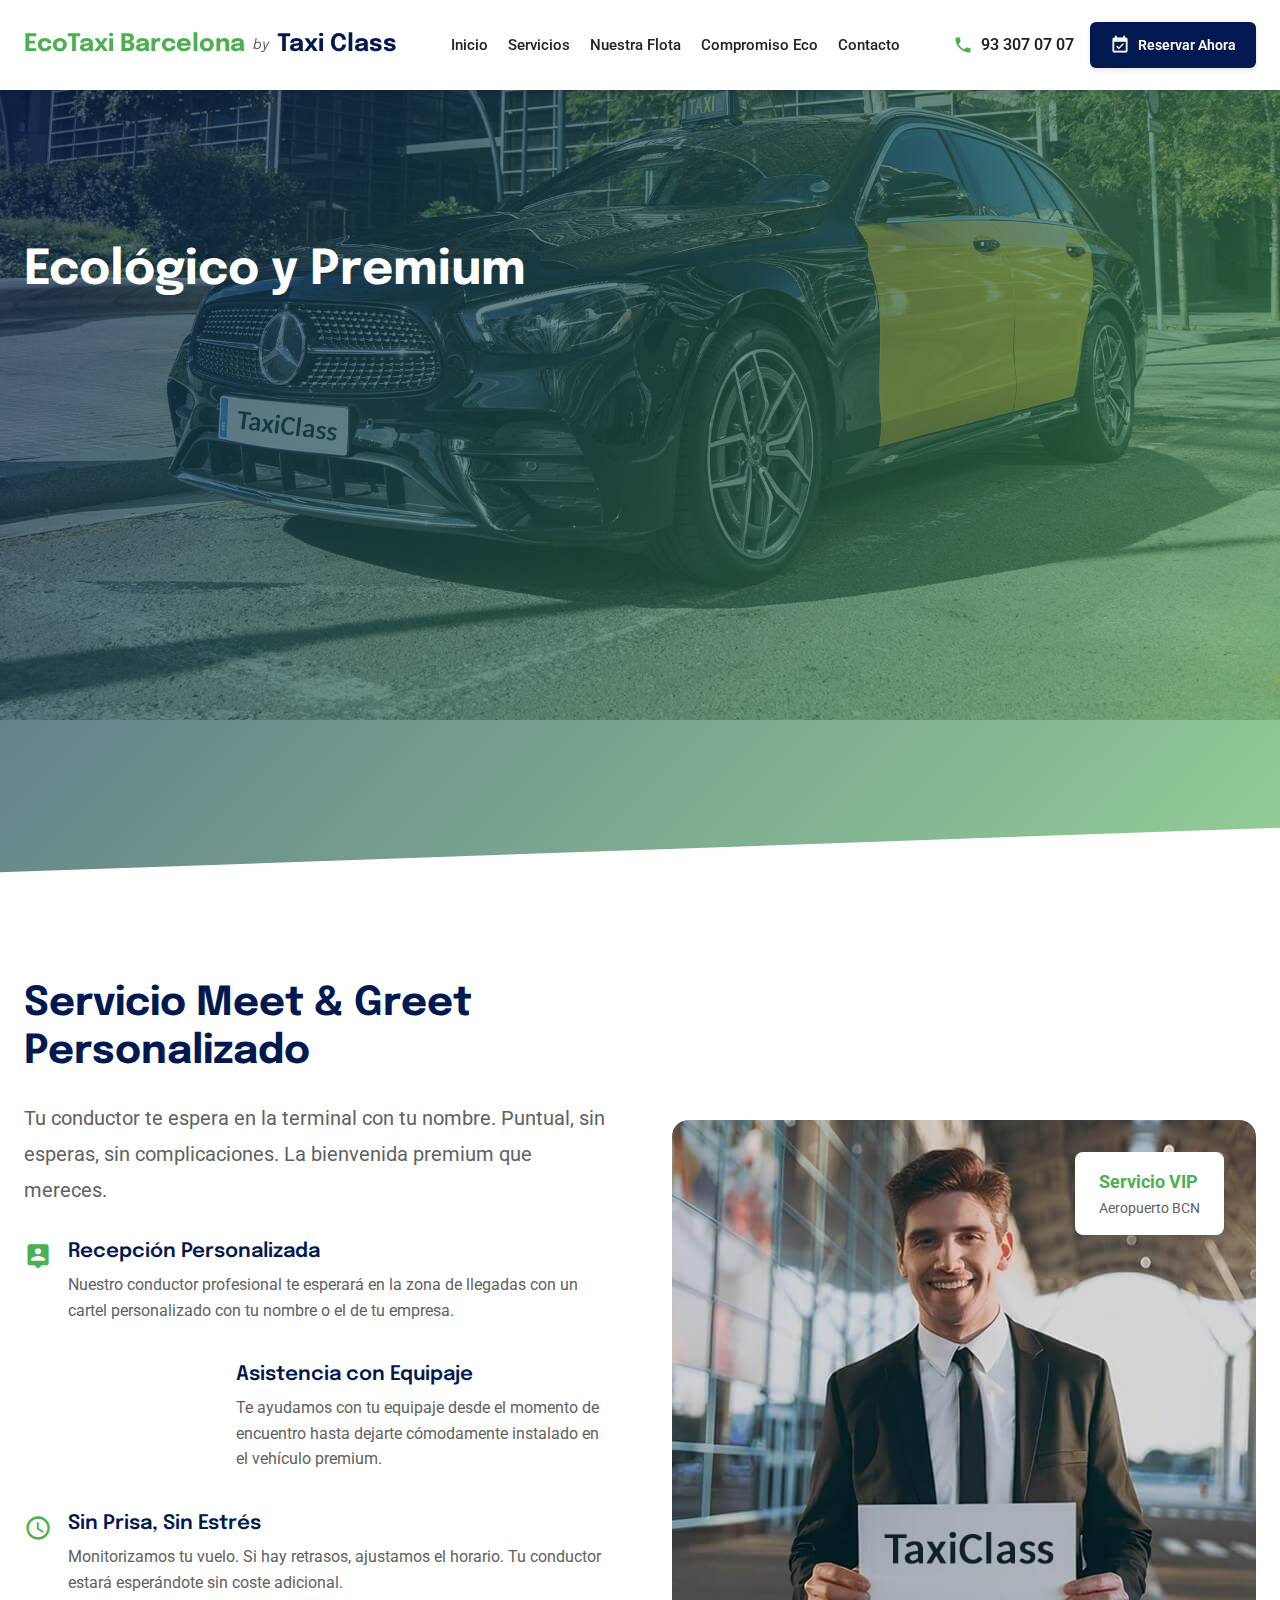
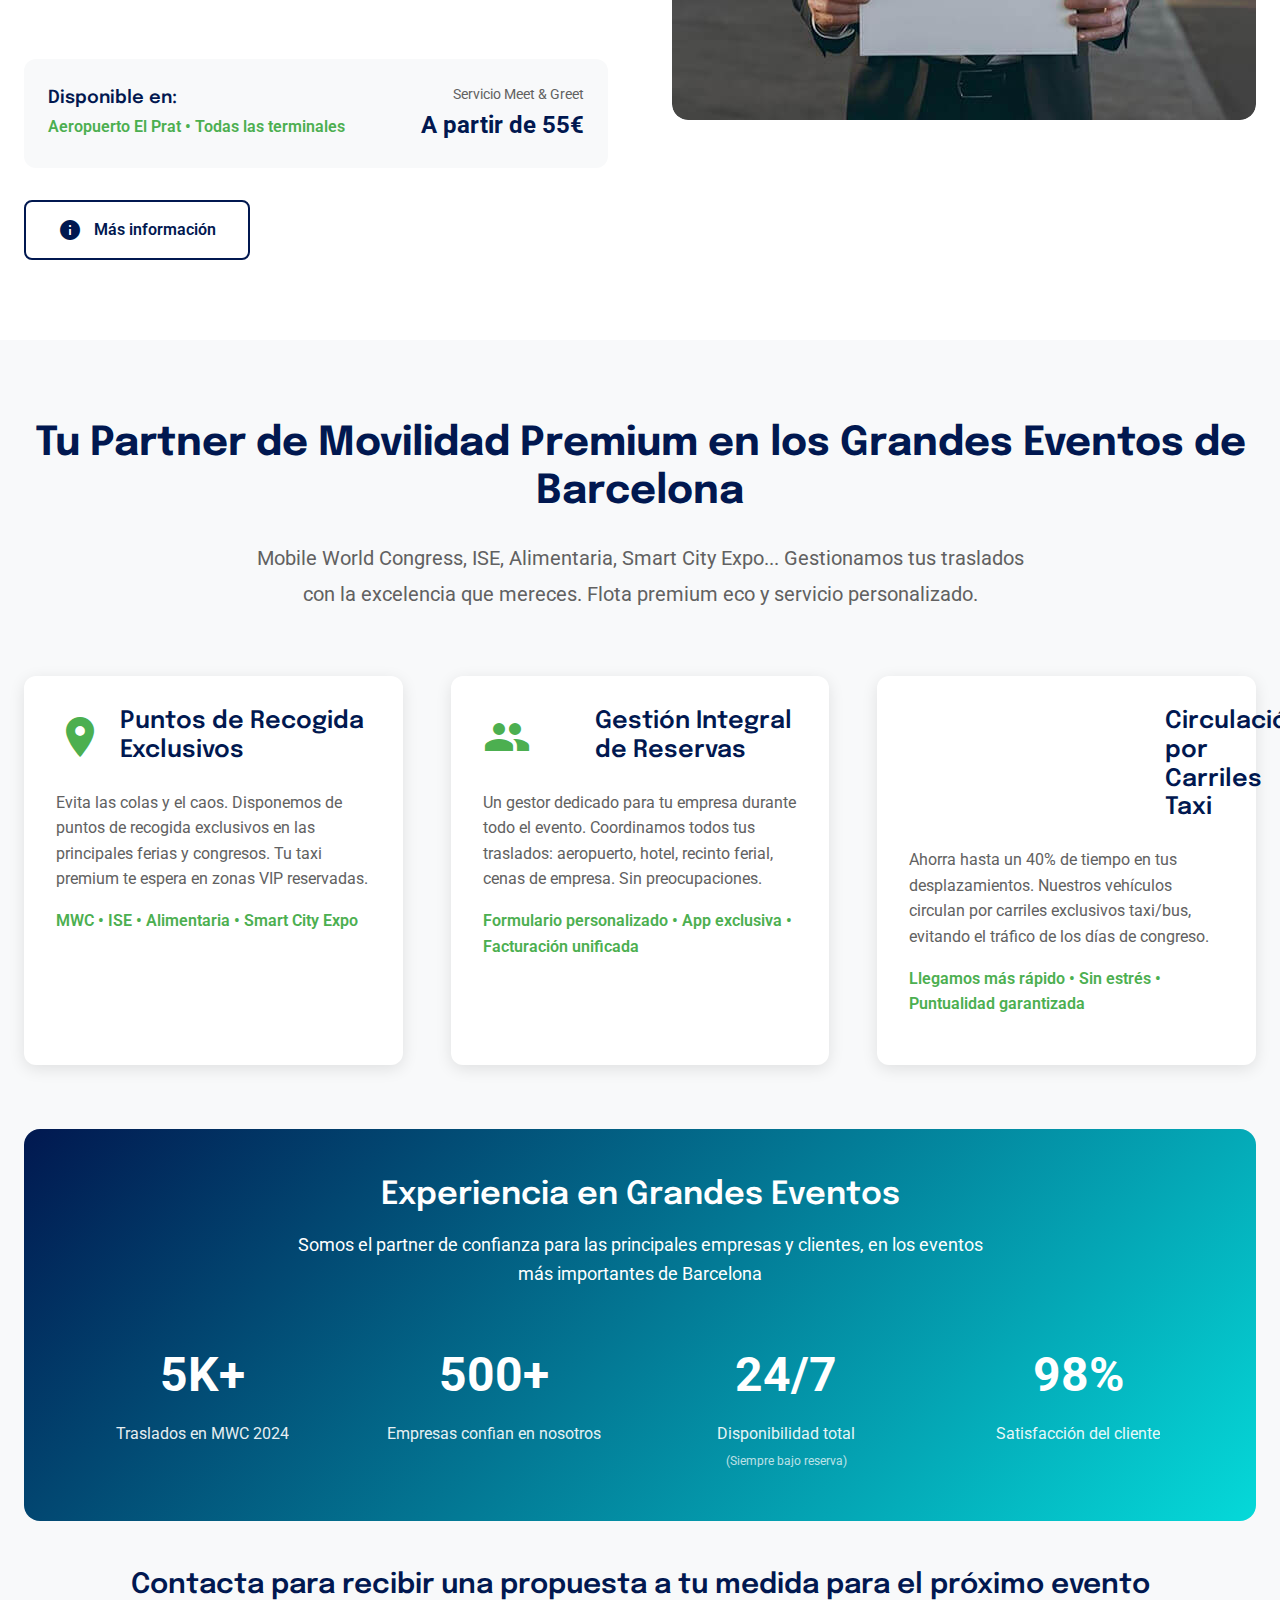
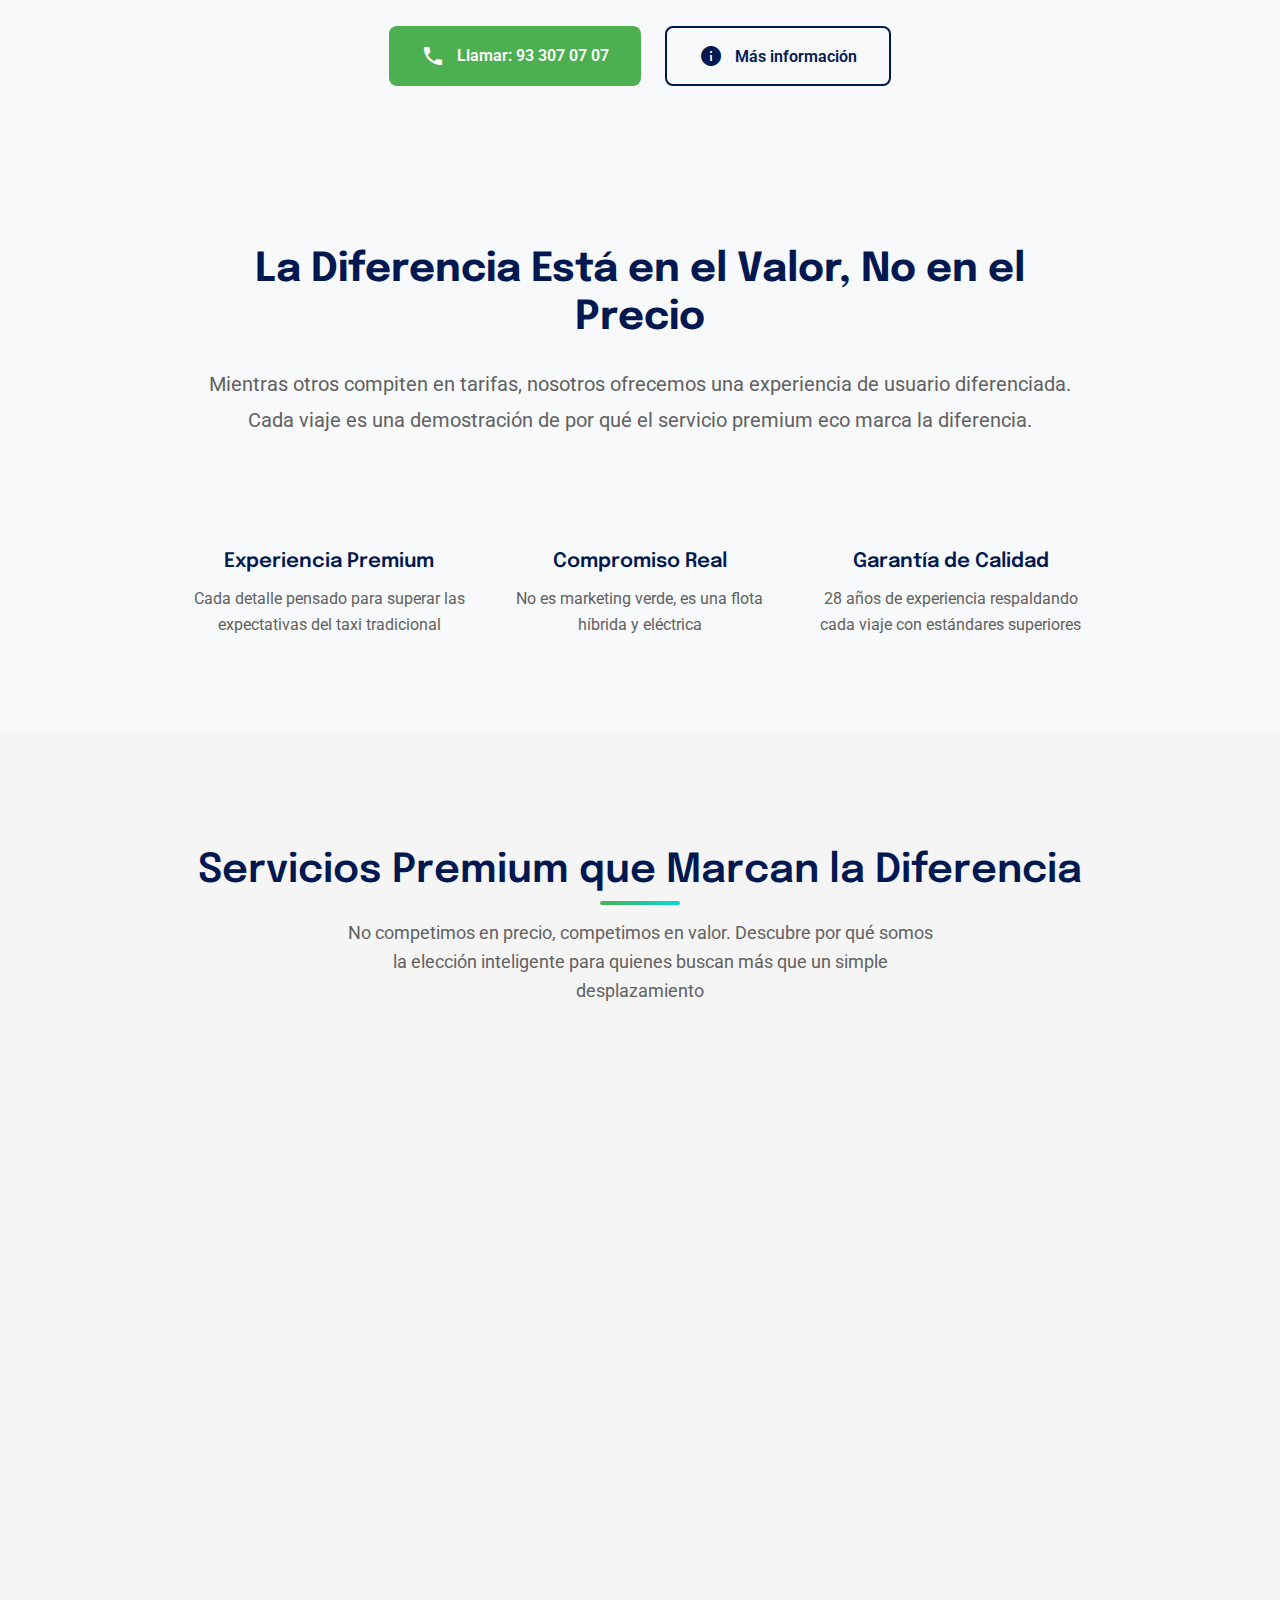
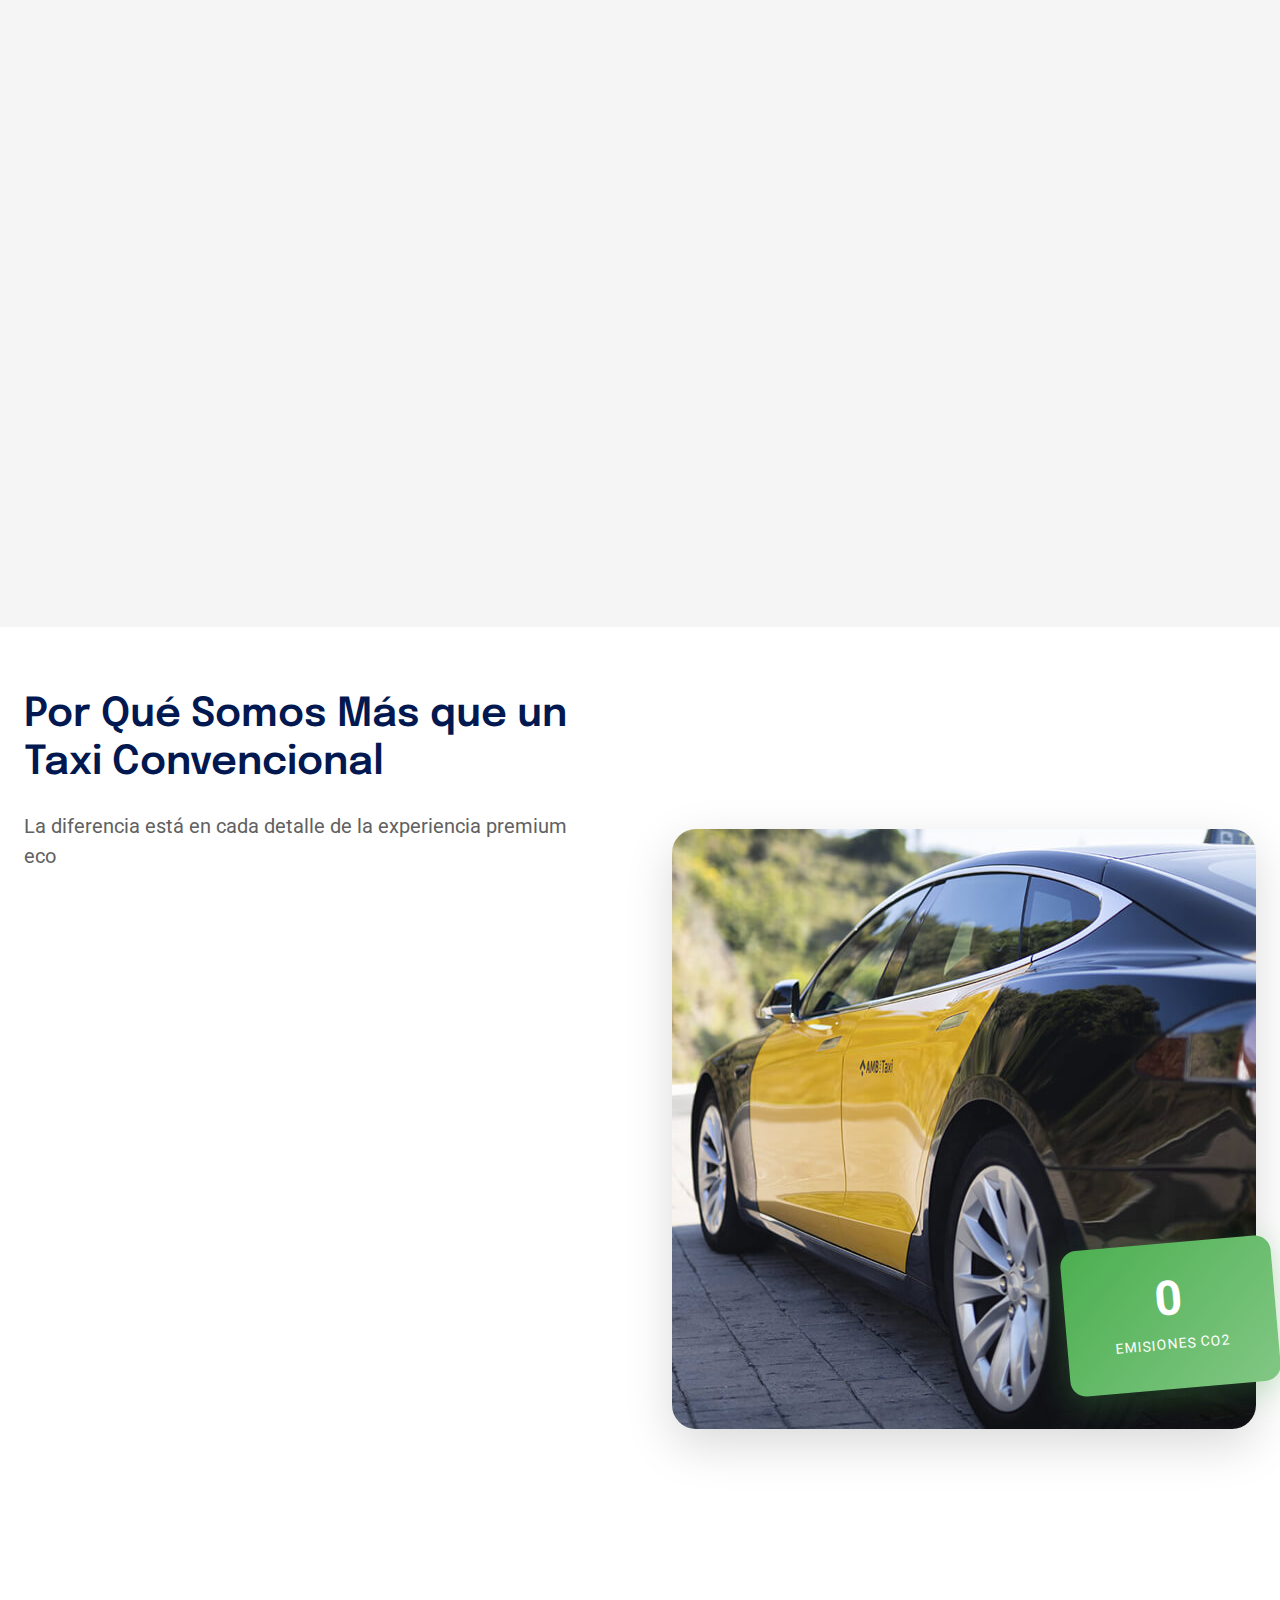
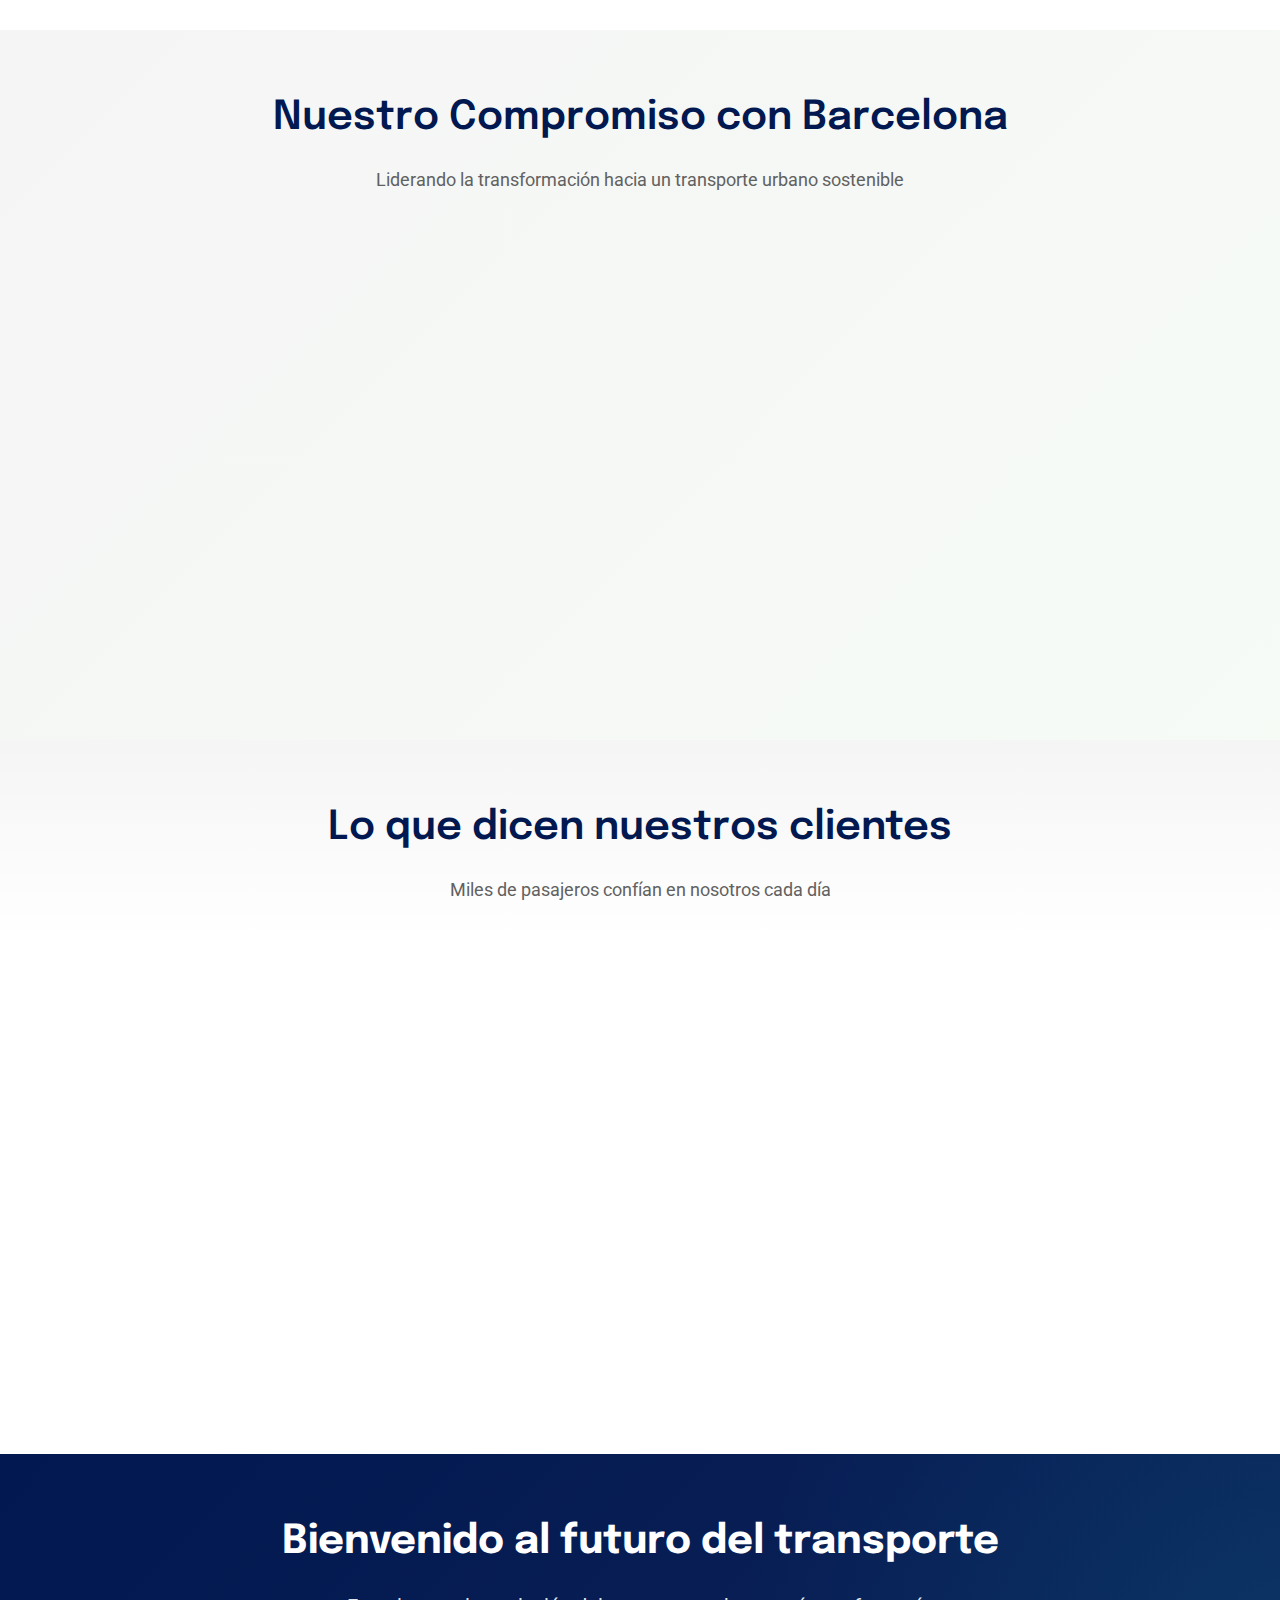
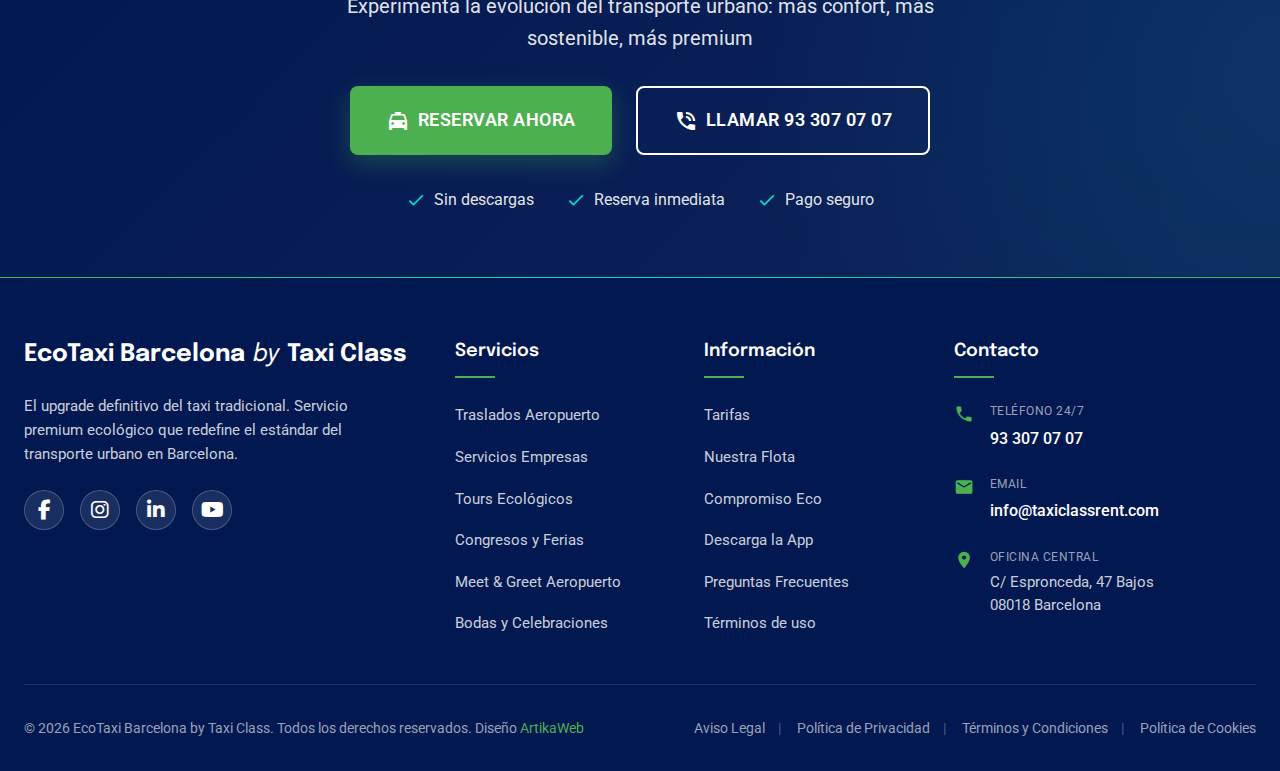
<file: index.html>
<!DOCTYPE html>
<html lang="es">

<head>
    <meta charset="UTF-8">
    <!-- Google Tag Manager -->
    <script>(function (w, d, s, l, i) {
            w[l] = w[l] || []; w[l].push({
                'gtm.start':
                    new Date().getTime(), event: 'gtm.js'
            }); var f = d.getElementsByTagName(s)[0],
                j = d.createElement(s), dl = l != 'dataLayer' ? '&l=' + l : ''; j.async = true; j.src =
                    'https://www.googletagmanager.com/gtm.js?id=' + i + dl; f.parentNode.insertBefore(j, f);
        })(window, document, 'script', 'dataLayer', 'GTM-PCQXRKN');</script>
    <!-- End Google Tag Manager -->
    <meta name="viewport" content="width=device-width, initial-scale=1.0">
    <title>EcoTaxi Barcelona by Taxi Class - Servicio Premium Ecológico 24/7</title>
    <meta name="description"
        content="Servicio de taxi ecológico premium en Barcelona. Flota de Mercedes y Tesla. Más de 24 años de experiencia. Traslados aeropuerto en 7 minutos. Reserva 24/7.">

    <!-- Favicon -->
    <link rel="icon" type="image/x-icon" href="images/favicon.ico">
    <link rel="shortcut icon" type="image/x-icon" href="images/favicon.ico">

    <!-- Material UI -->
    <link rel="stylesheet" href="https://fonts.googleapis.com/css?family=Roboto:300,400,500,700&display=swap" />
    <link rel="stylesheet" href="https://fonts.googleapis.com/icon?family=Material+Icons" />

    <!-- Font Awesome para iconos de redes sociales -->
    <link rel="stylesheet" href="https://cdnjs.cloudflare.com/ajax/libs/font-awesome/6.4.0/css/all.min.css">

    <!-- Fuentes adicionales -->
    <link rel="preconnect" href="https://fonts.googleapis.com">
    <link rel="preconnect" href="https://fonts.gstatic.com" crossorigin>
    <link
        href="https://fonts.googleapis.com/css2?family=Epilogue:wght@400;600;700&family=Inconsolata:wght@400;600&display=swap"
        rel="stylesheet">

    <!-- Estilos -->
    <link rel="stylesheet" href="css/base.css">
    <link rel="stylesheet" href="css/header.css">
    <link rel="stylesheet" href="css/hero.css">
    <link rel="stylesheet" href="css/services.css">
    <link rel="stylesheet" href="css/features.css">
    <link rel="stylesheet" href="css/testimonials.css">
    <link rel="stylesheet" href="css/footer.css">
    <link rel="stylesheet" href="css/responsive.css">
</head>

<body>
    <!-- Google Tag Manager (noscript) -->
    <noscript><iframe src="https://www.googletagmanager.com/ns.html?id=GTM-PCQXRKN" height="0" width="0"
            style="display:none;visibility:hidden"></iframe></noscript>
    <!-- End Google Tag Manager (noscript) -->

    <!-- Header -->
    <header class="main-header">
        <div class="header-container">
            <div class="logo-section">
                <h1 class="logo-text">
                    <span class="eco-text">EcoTaxi Barcelona</span>
                    <span class="by-text">by</span>
                    <span class="taxiclass-text">Taxi Class</span>
                </h1>
            </div>

            <nav class="main-nav">
                <ul class="nav-list">
                    <li><a href="#inicio">Inicio</a></li>
                    <li><a href="#servicios">Servicios</a></li>
                    <li><a href="#flota">Nuestra Flota</a></li>
                    <li><a href="#compromiso">Compromiso Eco</a></li>
                    <li><a href="#contacto">Contacto</a></li>
                </ul>
            </nav>

            <div class="header-actions">
                <a href="tel:+34933070707" class="phone-number">
                    <i class="material-icons">phone</i>
                    <span>93 307 07 07</span>
                </a>
                <a href="https://taxiclassrent.com/reservas/" target="_blank" rel="noopener noreferrer"
                    class="reserve-btn">
                    <i class="material-icons">event_available</i>
                    Reservar Ahora
                </a>
            </div>

            <button class="mobile-menu-toggle">
                <i class="material-icons">menu</i>
            </button>
        </div>
    </header>

    <!-- Hero Section -->
    <section class="hero-section" id="inicio">
        <div class="hero-background">
            <img src="images/imatge_1.jpg" alt="Descripción de la imagen">
        </div>
        <div class="hero-content">
            <div class="hero-container">
                <div class="hero-text">
                    <h2 class="hero-title">
                        Ecológico y Premium
                    </h2>
                    <p class="hero-subtitle">
                        Más que un taxi, una experiencia de movilidad superior.
                        La evolución del transporte urbano con valores eco-premium
                    </p>
                    <div class="hero-features">
                        <div class="hero-feature">
                            <i class="material-icons">eco</i>
                            <span>100% Sostenible</span>
                        </div>
                        <div class="hero-feature">
                            <i class="material-icons">timer</i>
                            <span>Puntualidad Garantizada</span>
                        </div>
                        <div class="hero-feature">
                            <i class="material-icons">stars</i>
                            <span>Servicio Premium</span>
                        </div>
                    </div>
                    <div class="hero-actions">
                        <a href="https://taxiclassrent.com/reservas/" target="_blank" rel="noopener noreferrer"
                            class="primary-btn">
                            <i class="material-icons">local_taxi</i>
                            Reservar Taxi Eco
                        </a>
                        <a href="https://taxiclassrent.com/app-taxi-class/" target="_blank" rel="noopener noreferrer"
                            class="secondary-btn">
                            <i class="material-icons">download</i>
                            Descargar App
                        </a>
                    </div>
                </div>
                <div class="hero-stats">
                    <!-- <div class="stat-card">
                        <div class="stat-number">Flota</div>
                        <div class="stat-label">Vehículos Eco</div>
                    </div>
                    <div class="stat-card">
                        <div class="stat-number">Premium</div>
                        <div class="stat-label">Servicio Eco Exclusivo</div>
                    </div>
                    <div class="stat-card">
                        <div class="stat-number">24/7</div>
                        <div class="stat-label">Disponibilidad<br><span
                                style="font-size: 0.7em; font-weight: normal;">(Siempre bajo reserva)</span></div>
                    </div> -->
                </div>
            </div>
        </div>
    </section>

    <!-- Meet & Greet Section -->
    <section class="meet-greet-section" id="meet-greet" style="padding: 80px 0; background-color: #ffffff;">
        <div class="container">
            <div style="display: grid; grid-template-columns: 1fr 1fr; gap: 64px; align-items: center;">
                <div class="meet-greet-content">
                    <h2 style="font-size: 2.5rem; color: #011850; margin-bottom: 24px; font-weight: 700;">
                        Servicio Meet & Greet Personalizado
                    </h2>
                    <p style="font-size: 1.25rem; color: #616161; margin-bottom: 32px; line-height: 1.8;">
                        Tu conductor te espera en la terminal con tu nombre. Puntual, sin esperas, sin complicaciones.
                        La bienvenida premium que mereces.
                    </p>

                    <div style="margin-bottom: 48px;">
                        <div style="display: flex; align-items: start; gap: 16px; margin-bottom: 24px;">
                            <i class="material-icons"
                                style="color: #4CAF50; font-size: 28px; margin-top: 2px;">person_pin</i>
                            <div>
                                <h4 style="font-size: 1.25rem; color: #011850; margin-bottom: 8px;">Recepción
                                    Personalizada</h4>
                                <p style="color: #616161; line-height: 1.6;">
                                    Nuestro conductor profesional te esperará en la zona de llegadas con un cartel
                                    personalizado con tu nombre o el de tu empresa.
                                </p>
                            </div>
                        </div>

                        <div style="display: flex; align-items: start; gap: 16px; margin-bottom: 24px;">
                            <i class="material-icons"
                                style="color: #4CAF50; font-size: 28px; margin-top: 2px;">luggage</i>
                            <div>
                                <h4 style="font-size: 1.25rem; color: #011850; margin-bottom: 8px;">Asistencia con
                                    Equipaje</h4>
                                <p style="color: #616161; line-height: 1.6;">
                                    Te ayudamos con tu equipaje desde el momento de encuentro hasta dejarte
                                    cómodamente instalado en el vehículo premium.
                                </p>
                            </div>
                        </div>

                        <div style="display: flex; align-items: start; gap: 16px; margin-bottom: 24px;">
                            <i class="material-icons"
                                style="color: #4CAF50; font-size: 28px; margin-top: 2px;">schedule</i>
                            <div>
                                <h4 style="font-size: 1.25rem; color: #011850; margin-bottom: 8px;">Sin Prisa, Sin
                                    Estrés</h4>
                                <p style="color: #616161; line-height: 1.6;">
                                    Monitorizamos tu vuelo. Si hay retrasos, ajustamos el horario.
                                    Tu conductor estará esperándote sin coste adicional.
                                </p>
                            </div>
                        </div>
                    </div>

                    <div style="background: #f8f9fa; padding: 24px; border-radius: 12px; margin-bottom: 32px;">
                        <div
                            style="display: flex; justify-content: space-between; align-items: center; flex-wrap: wrap; gap: 16px;">
                            <div>
                                <h5 style="color: #011850; margin-bottom: 4px; font-size: 1.125rem;">Disponible en:</h5>
                                <p style="color: #4CAF50; font-weight: 600; margin: 0;">Aeropuerto El Prat • Todas las
                                    terminales</p>
                            </div>
                            <div style="text-align: right;">
                                <p style="color: #616161; margin: 0; font-size: 0.875rem;">Servicio Meet & Greet</p>
                                <p style="color: #011850; font-weight: 700; font-size: 1.5rem; margin: 0;">A partir de
                                    55€</p>
                            </div>
                        </div>
                    </div>

                    <div style="display: flex; gap: 16px; flex-wrap: wrap;">
                        <!-- <button onclick="window.open('https://taxiclassrent.com/reservas/', '_blank')"
                            style="display: inline-flex; align-items: center; gap: 12px; background: #4CAF50; color: white; padding: 16px 32px; border-radius: 8px; border: none; font-weight: 600; font-size: 1rem; cursor: pointer; transition: all 0.3s;">
                            <i class="material-icons">event_available</i>
                            Reservar Meet & Greet
                        </button> -->
                        <button onclick="window.open('https://taxiclassrent.com/contacto/', '_blank')"
                            style="display: inline-flex; align-items: center; gap: 12px; background: transparent; color: #011850; padding: 16px 32px; border-radius: 8px; border: 2px solid #011850; font-weight: 600; font-size: 1rem; cursor: pointer; transition: all 0.3s;">
                            <i class="material-icons">info</i>
                            Más información
                        </button>
                    </div>
                </div>

                <div class="meet-greet-image" style="position: relative;">
                    <!-- Placeholder para la imagen del conductor con cartel Meet & Greet -->
                    <div
                        style="background: #f8f9fa; border-radius: 16px; width: 100%; height: 600px; display: flex; align-items: center; justify-content: center; position: relative; overflow: hidden;">
                        <!-- Imagen real en formato portrait -->
                        <img src="images/meet-greet-conductor.jpg"
                            alt="Conductor profesional EcoTaxi Barcelona con cartel Meet & Greet"
                            style="width: 100%; height: 100%; object-fit: cover; border-radius: 16px;">
                    </div>

                    <!-- Badge flotante -->
                    <div
                        style="position: absolute; top: 32px; right: 32px; background: white; padding: 16px 24px; border-radius: 8px; box-shadow: 0 4px 16px rgba(0,0,0,0.1);">
                        <p style="margin: 0; color: #4CAF50; font-weight: 700; font-size: 1.125rem;">Servicio VIP</p>
                        <p style="margin: 0; color: #616161; font-size: 0.875rem;">Aeropuerto BCN</p>
                    </div>
                </div>
            </div>
        </div>
    </section>

    <!-- Congress Services Section -->
    <section class="congress-section"
        style="padding: 80px 0; background-color: #f8f9fa; position: relative; overflow: hidden;">
        <div class="container">
            <div class="congress-header" style="text-align: center; margin-bottom: 64px;">
                <h2 style="font-size: 2.5rem; color: #011850; margin-bottom: 24px; font-weight: 700;">
                    Tu Partner de Movilidad Premium en los Grandes Eventos de Barcelona
                </h2>
                <p style="font-size: 1.25rem; color: #616161; max-width: 800px; margin: 0 auto; line-height: 1.8;">
                    Mobile World Congress, ISE, Alimentaria, Smart City Expo... Gestionamos tus traslados
                    con la excelencia que mereces. Flota premium eco y servicio personalizado.
                </p>
            </div>

            <div
                style="display: grid; grid-template-columns: repeat(auto-fit, minmax(300px, 1fr)); gap: 48px; margin-bottom: 64px;">
                <div
                    style="background: white; padding: 32px; border-radius: 12px; box-shadow: 0 4px 16px rgba(0,0,0,0.1);">
                    <div style="display: flex; align-items: center; margin-bottom: 24px;">
                        <i class="material-icons"
                            style="font-size: 48px; color: #4CAF50; margin-right: 16px;">location_on</i>
                        <h3 style="font-size: 1.5rem; color: #011850; margin: 0;">Puntos de Recogida Exclusivos</h3>
                    </div>
                    <p style="color: #616161; line-height: 1.6; margin-bottom: 16px;">
                        Evita las colas y el caos. Disponemos de puntos de recogida exclusivos en las principales
                        ferias y congresos. Tu taxi premium te espera en zonas VIP reservadas.
                    </p>
                    <p style="color: #4CAF50; font-weight: 600;">MWC • ISE • Alimentaria • Smart City Expo</p>
                </div>

                <div
                    style="background: white; padding: 32px; border-radius: 12px; box-shadow: 0 4px 16px rgba(0,0,0,0.1);">
                    <div style="display: flex; align-items: center; margin-bottom: 24px;">
                        <i class="material-icons"
                            style="font-size: 48px; color: #4CAF50; margin-right: 16px;">groups</i>
                        <h3 style="font-size: 1.5rem; color: #011850; margin: 0;">Gestión Integral de Reservas</h3>
                    </div>
                    <p style="color: #616161; line-height: 1.6; margin-bottom: 16px;">
                        Un gestor dedicado para tu empresa durante todo el evento. Coordinamos todos tus traslados:
                        aeropuerto, hotel, recinto ferial, cenas de empresa. Sin preocupaciones.
                    </p>
                    <p style="color: #4CAF50; font-weight: 600;">Formulario personalizado • App exclusiva • Facturación
                        unificada</p>
                </div>

                <div
                    style="background: white; padding: 32px; border-radius: 12px; box-shadow: 0 4px 16px rgba(0,0,0,0.1);">
                    <div style="display: flex; align-items: center; margin-bottom: 24px;">
                        <i class="material-icons" style="font-size: 48px; color: #4CAF50; margin-right: 16px;">speed</i>
                        <h3 style="font-size: 1.5rem; color: #011850; margin: 0;">Circulación por Carriles Taxi</h3>
                    </div>
                    <p style="color: #616161; line-height: 1.6; margin-bottom: 16px;">
                        Ahorra hasta un 40% de tiempo en tus desplazamientos. Nuestros vehículos circulan por
                        carriles exclusivos taxi/bus, evitando el tráfico de los días de congreso.
                    </p>
                    <p style="color: #4CAF50; font-weight: 600;">Llegamos más rápido • Sin estrés • Puntualidad
                        garantizada</p>
                </div>
            </div>

            <div
                style="background: linear-gradient(135deg, #011850 0%, #05D9D9 100%); border-radius: 16px; padding: 48px; color: white; text-align: center;">
                <h3 style="font-size: 2rem; margin-bottom: 16px; color: white;">Experiencia en Grandes Eventos</h3>
                <p
                    style="font-size: 1.125rem; margin-bottom: 32px; max-width: 700px; margin-left: auto; margin-right: auto;">
                    Somos el partner de confianza para las principales empresas y clientes, en los eventos más
                    importantes de Barcelona
                </p>
                <div
                    style="display: grid; grid-template-columns: repeat(auto-fit, minmax(200px, 1fr)); gap: 32px; margin-top: 48px;">
                    <div>
                        <div style="font-size: 3rem; font-weight: 700; margin-bottom: 8px;">5K+</div>
                        <div style="font-size: 1rem; opacity: 0.9;">Traslados en MWC 2024</div>
                    </div>
                    <div>
                        <div style="font-size: 3rem; font-weight: 700; margin-bottom: 8px;">500+</div>
                        <div style="font-size: 1rem; opacity: 0.9;">Empresas confian en nosotros</div>
                    </div>
                    <div>
                        <div style="font-size: 3rem; font-weight: 700; margin-bottom: 8px;">24/7</div>
                        <div style="font-size: 1rem; opacity: 0.9;">Disponibilidad total<br><span
                                style="font-size: 0.75em; opacity: 0.8;">(Siempre bajo reserva)</span></div>
                    </div>
                    <div>
                        <div style="font-size: 3rem; font-weight: 700; margin-bottom: 8px;">98%</div>
                        <div style="font-size: 1rem; opacity: 0.9;">Satisfacción del cliente</div>
                    </div>
                </div>
            </div>

            <div style="text-align: center; margin-top: 48px;">
                <h3 style="font-size: 1.75rem; color: #011850; margin-bottom: 24px;">Contacta para recibir una propuesta
                    a tu medida para el próximo evento</h3>
                <div style="display: flex; gap: 24px; justify-content: center; flex-wrap: wrap;">
                    <a href="tel:+34933070707"
                        style="display: inline-flex; align-items: center; gap: 12px; background: #4CAF50; color: white; padding: 16px 32px; border-radius: 8px; text-decoration: none; font-weight: 600; transition: all 0.3s;">
                        <i class="material-icons">phone</i>
                        Llamar: 93 307 07 07
                    </a>
                    <button onclick="window.open('https://taxiclassrent.com/contacto/', '_blank')"
                        style="display: inline-flex; align-items: center; gap: 12px; background: transparent; color: #011850; padding: 16px 32px; border-radius: 8px; border: 2px solid #011850; font-weight: 600; font-size: 1rem; cursor: pointer; transition: all 0.3s;">
                        <i class="material-icons">info</i>
                        Más información
                    </button>
                    <!-- <a href="mailto:info@ecotaxibarcelona.es"
                        style="display: inline-flex; align-items: center; gap: 12px; background: transparent; color: #011850; padding: 16px 32px; border-radius: 8px; text-decoration: none; font-weight: 600; border: 2px solid #011850; transition: all 0.3s;">
                        <i class="material-icons">email</i>
                        info@ecotaxibarcelona.es
                    </a> -->
                </div>
            </div>
        </div>
    </section>

    <!-- Value Proposition Section -->
    <section class="value-section" style="padding: 80px 0; background-color: #f8f9fa;">
        <div class="container">
            <div class="value-content" style="text-align: center; max-width: 900px; margin: 0 auto;">
                <h2 style="font-size: 2.5rem; color: #011850; margin-bottom: 24px; font-weight: 700;">
                    La Diferencia Está en el Valor, No en el Precio
                </h2>
                <p style="font-size: 1.25rem; color: #616161; margin-bottom: 48px; line-height: 1.8;">
                    Mientras otros compiten en tarifas, nosotros ofrecemos una experiencia de usuario diferenciada. Cada
                    viaje es una demostración de por qué el servicio premium eco marca la diferencia.
                </p>
                <div
                    style="display: grid; grid-template-columns: repeat(auto-fit, minmax(250px, 1fr)); gap: 32px; margin-top: 48px;">
                    <div style="text-align: center;">
                        <i class="material-icons"
                            style="font-size: 48px; color: #4CAF50; margin-bottom: 16px;">diamond</i>
                        <h3 style="font-size: 1.25rem; color: #011850; margin-bottom: 12px;">Experiencia Premium</h3>
                        <p style="color: #616161;">Cada detalle pensado para superar las expectativas del taxi
                            tradicional</p>
                    </div>
                    <div style="text-align: center;">
                        <i class="material-icons" style="font-size: 48px; color: #4CAF50; margin-bottom: 16px;">eco</i>
                        <h3 style="font-size: 1.25rem; color: #011850; margin-bottom: 12px;">Compromiso Real</h3>
                        <p style="color: #616161;">No es marketing verde, es una flota híbrida y eléctrica</p>
                    </div>
                    <div style="text-align: center;">
                        <i class="material-icons"
                            style="font-size: 48px; color: #4CAF50; margin-bottom: 16px;">verified</i>
                        <h3 style="font-size: 1.25rem; color: #011850; margin-bottom: 12px;">Garantía de Calidad</h3>
                        <p style="color: #616161;">28 años de experiencia respaldando cada viaje con estándares
                            superiores</p>
                    </div>
                </div>
            </div>
        </div>
    </section>

    <!-- Servicios Section -->
    <section class="services-section" id="servicios">
        <div class="container">
            <div class="section-header">
                <h2 class="section-title">Servicios Premium que Marcan la Diferencia</h2>
                <p class="section-subtitle">
                    No competimos en precio, competimos en valor. Descubre por qué somos la elección inteligente
                    para quienes buscan más que un simple desplazamiento
                </p>
            </div>

            <div class="services-grid">
                <div class="service-card">
                    <div class="service-icon">
                        <i class="material-icons">flight_takeoff</i>
                    </div>
                    <h3 class="service-title">Traslados Aeropuerto Premium</h3>
                    <p class="service-description">
                        Olvida el taxi tradicional. Disfruta de vehículos Mercedes, Lexus y Tesla
                        con servicio de primera clase. La diferencia está en los detalles.
                    </p>
                    <ul class="service-features">
                        <li><i class="material-icons">check_circle</i> Recogida garantizada en tiempo récord</li>
                        <li><i class="material-icons">check_circle</i> Seguimiento de vuelos en tiempo real</li>
                        <li><i class="material-icons">check_circle</i> Sin recargos por equipaje o espera</li>
                    </ul>
                    <button class="service-btn" onclick="window.open('https://taxiclassrent.com/contacto/', '_blank')">
                        <span>Más información</span>
                        <i class="material-icons">arrow_forward</i>
                    </button>
                </div>

                <div class="service-card featured">
                    <div class="service-icon">
                        <i class="material-icons">business</i>
                    </div>
                    <h3 class="service-title">Servicios Corporativos Excellence</h3>
                    <p class="service-description">
                        Eleva la imagen de tu empresa. Más que transporte, una extensión premium
                        de tu marca con valores sostenibles que tus clientes valorarán.
                    </p>
                    <ul class="service-features">
                        <li><i class="material-icons">check_circle</i> Mejora tu imagen corporativa</li>
                        <li><i class="material-icons">check_circle</i> Reduce tu huella de carbono</li>
                        <li><i class="material-icons">check_circle</i> Gestor de cuenta dedicado</li>
                    </ul>
                    <button class="service-btn primary"
                        onclick="window.open('https://taxiclassrent.com/contacto/', '_blank')">
                        <span>Solicitar propuesta</span>
                        <i class="material-icons">arrow_forward</i>
                    </button>
                </div>

                <div class="service-card">
                    <div class="service-icon">
                        <i class="material-icons">explore</i>
                    </div>
                    <h3 class="service-title">Tours Turísticos Eco</h3>
                    <p class="service-description">
                        Descubre Barcelona de forma sostenible. Tours privados con conductores-guías conocedores de la
                        ciudad.
                    </p>
                    <ul class="service-features">
                        <li><i class="material-icons">check_circle</i> Rutas personalizadas</li>
                        <li><i class="material-icons">check_circle</i> Guías multilingües</li>
                        <li><i class="material-icons">check_circle</i> 0 emisiones CO2</li>
                    </ul>
                    <button class="service-btn"
                        onclick="window.open('https://taxiclassrent.com/trayectos-turisticos/', '_blank')">
                        <span>Ver tours</span>
                        <i class="material-icons">arrow_forward</i>
                    </button>
                </div>

                <div class="service-card">
                    <div class="service-icon">
                        <i class="material-icons">event</i>
                    </div>
                    <h3 class="service-title">Servicios para Congresos y Ferias</h3>
                    <p class="service-description">
                        Partner oficial de transporte premium eco para los principales eventos de Barcelona.
                        Gestión integral de traslados con puntos de recogida exclusivos.
                    </p>
                    <ul class="service-features">
                        <li><i class="material-icons">check_circle</i> Puntos de recogida exclusivos</li>
                        <li><i class="material-icons">check_circle</i> Gestión de reservas grupales</li>
                        <li><i class="material-icons">check_circle</i> Servicio multilingüe 24h</li>
                    </ul>
                    <button class="service-btn" onclick="window.open('https://taxiclassrent.com/contacto/', '_blank')">
                        <span>Solicitar servicios</span>
                        <i class="material-icons">arrow_forward</i>
                    </button>
                </div>
            </div>
        </div>
    </section>

    <!-- Features Section -->
    <section class="features-section" id="flota">
        <div class="container">
            <div class="features-content">
                <div class="features-text">
                    <h2 class="features-title">
                        Por Qué Somos Más que un Taxi Convencional
                    </h2>
                    <p class="features-subtitle">
                        La diferencia está en cada detalle de la experiencia premium eco
                    </p>
                    <div class="features-list">
                        <div class="feature-item">
                            <div class="feature-icon">
                                <i class="material-icons">electric_car</i>
                            </div>
                            <div class="feature-content">
                                <h4>Flota Premium Eco-Friendly</h4>
                                <p>No es solo llegar, es cómo llegas. Mercedes y Lexus híbridos, Tesla eléctricos.
                                    Confort superior con conciencia ambiental.</p>
                            </div>
                        </div>
                        <div class="feature-item">
                            <div class="feature-icon">
                                <i class="material-icons">verified_user</i>
                            </div>
                            <div class="feature-content">
                                <h4>Conductores Profesionales</h4>
                                <p>Profesionales formados en conducción eficiente y atención premium.
                                    Conductores que atienden en inglés y conocen Barcelona a la perfección.</p>
                            </div>
                        </div>
                        <div class="feature-item">
                            <div class="feature-icon">
                                <i class="material-icons">smartphone</i>
                            </div>
                            <div class="feature-content">
                                <h4>Tecnología Avanzada</h4>
                                <p>App móvil exclusiva, seguimiento GPS en tiempo real y sistema de
                                    reservas inteligente para máxima eficiencia.</p>
                            </div>
                        </div>
                        <div class="feature-item">
                            <div class="feature-icon">
                                <i class="material-icons">workspace_premium</i>
                            </div>
                            <div class="feature-content">
                                <h4>Experiencia de Viaje Superior</h4>
                                <p>La diferencia entre taxi y servicio premium: vehículos nuevos, interiores
                                    de cuero, sistema de climatización premium y ambiente tranquilo.</p>
                            </div>
                        </div>
                    </div>
                </div>
                <div class="features-image">
                    <!-- Imagen de la flota -->
                    <div class="image-placeholder">
                        <i class="material-icons">directions_car</i>
                    </div>
                    <div class="features-badge">
                        <span class="badge-number">0</span>
                        <span class="badge-text">Emisiones CO2</span>
                    </div>
                </div>
            </div>
        </div>
    </section>

    <!-- Compromiso Eco Section -->
    <section class="eco-section" id="compromiso">
        <div class="container">
            <div class="eco-header">
                <h2 class="eco-title">Nuestro Compromiso con Barcelona</h2>
                <p class="eco-subtitle">
                    Liderando la transformación hacia un transporte urbano sostenible
                </p>
            </div>

            <div class="eco-grid">
                <div class="eco-card">
                    <div class="eco-icon">
                        <i class="material-icons">nature</i>
                    </div>
                    <h3>Reducción de Emisiones</h3>
                    <p>Hemos reducido un 85% las emisiones de CO2 con nuestra flota híbrida y eléctrica,
                        contribuyendo a un aire más limpio en Barcelona.</p>
                    <div class="eco-stat">
                        <span class="stat-value">-85%</span>
                        <span class="stat-label">CO2</span>
                    </div>
                </div>

                <div class="eco-card">
                    <div class="eco-icon">
                        <i class="material-icons">recycling</i>
                    </div>
                    <h3>Economía Circular</h3>
                    <p>Programa de reciclaje completo y uso de materiales sostenibles en todos
                        nuestros vehículos y operaciones.</p>
                    <div class="eco-stat">
                        <span class="stat-value">100%</span>
                        <span class="stat-label">Reciclable</span>
                    </div>
                </div>

                <div class="eco-card">
                    <div class="eco-icon">
                        <i class="material-icons">solar_power</i>
                    </div>
                    <h3>Energía Renovable</h3>
                    <p>Nuestros puntos de carga utilizan energía 100% renovable, garantizando
                        un ciclo completo de sostenibilidad.</p>
                    <div class="eco-stat">
                        <span class="stat-value">100%</span>
                        <span class="stat-label">Verde</span>
                    </div>
                </div>
            </div>
        </div>
    </section>

    <!-- Testimonials Section -->
    <section class="testimonials-section">
        <div class="container">
            <div class="testimonials-header">
                <h2 class="testimonials-title">Lo que dicen nuestros clientes</h2>
                <p class="testimonials-subtitle">
                    Miles de pasajeros confían en nosotros cada día
                </p>
            </div>

            <div class="testimonials-grid">
                <div class="testimonial-card">
                    <div class="testimonial-rating">
                        <i class="material-icons">star</i>
                        <i class="material-icons">star</i>
                        <i class="material-icons">star</i>
                        <i class="material-icons">star</i>
                        <i class="material-icons">star</i>
                    </div>
                    <p class="testimonial-text">
                        "Desde que probé EcoTaxi Barcelona no he vuelto a usar un taxi normal.
                        La diferencia es abismal: vehículos impecables, conductores elegantes y
                        la tranquilidad de viajar sin contaminar. Vale cada céntimo."
                    </p>
                    <div class="testimonial-author">
                        <div class="author-avatar">
                            <i class="material-icons">person</i>
                        </div>
                        <div class="author-info">
                            <h4>María García</h4>
                            <p>Usuario habitual</p>
                        </div>
                    </div>
                </div>

                <div class="testimonial-card">
                    <div class="testimonial-rating">
                        <i class="material-icons">star</i>
                        <i class="material-icons">star</i>
                        <i class="material-icons">star</i>
                        <i class="material-icons">star</i>
                        <i class="material-icons">star</i>
                    </div>
                    <p class="testimonial-text">
                        "Para nosotros no es solo transporte, es parte de nuestra imagen corporativa.
                        Nuestros clientes aprecian que los recojamos en vehículos premium ecológicos.
                        Es coherente con nuestros valores y mejora nuestra reputación."
                    </p>
                    <div class="testimonial-author">
                        <div class="author-avatar">
                            <i class="material-icons">person</i>
                        </div>
                        <div class="author-info">
                            <h4>Carlos Rodríguez</h4>
                            <p>Director de Operaciones</p>
                        </div>
                    </div>
                </div>

                <div class="testimonial-card">
                    <div class="testimonial-rating">
                        <i class="material-icons">star</i>
                        <i class="material-icons">star</i>
                        <i class="material-icons">star</i>
                        <i class="material-icons">star</i>
                        <i class="material-icons">star</i>
                    </div>
                    <p class="testimonial-text">
                        "El servicio de recogida en el aeropuerto es espectacular. En 7 minutos tienes un coche en el
                        punto de recogida. Los conductores son muy profesionales y
                        los vehículos están siempre impecables. 100% recomendable."
                    </p>
                    <div class="testimonial-author">
                        <div class="author-avatar">
                            <i class="material-icons">person</i>
                        </div>
                        <div class="author-info">
                            <h4>Laura Fernández</h4>
                            <p>Viajera frecuente</p>
                        </div>
                    </div>
                </div>
            </div>
        </div>
    </section>

    <!-- CTA Section -->
    <section class="cta-section">
        <div class="container">
            <div class="cta-content">
                <h2 class="cta-title">
                    Bienvenido al futuro del transporte
                </h2>
                <p class="cta-subtitle">
                    Experimenta la evolución del transporte urbano: más confort, más sostenible, más premium
                </p>
                <div class="cta-actions">
                    <a href="https://taxiclassrent.com/reservas/" target="_blank" rel="noopener noreferrer"
                        class="cta-primary">
                        <i class="material-icons">local_taxi</i>
                        Reservar Ahora
                    </a>
                    <a href="tel:+34933070707" class="cta-secondary">
                        <i class="material-icons">phone_in_talk</i>
                        Llamar 93 307 07 07
                    </a>
                </div>
                <div class="cta-features">
                    <span><i class="material-icons">check</i> Sin descargas</span>
                    <span><i class="material-icons">check</i> Reserva inmediata</span>
                    <span><i class="material-icons">check</i> Pago seguro</span>
                </div>
            </div>
        </div>
    </section>

    <!-- Footer -->
    <footer class="main-footer" id="contacto">
        <div class="container">
            <div class="footer-content">
                <div class="footer-column">
                    <h3 class="footer-title" style="white-space: nowrap;">EcoTaxi Barcelona <span
                            style="font-weight: normal; font-style: italic;">by</span> Taxi Class</h3>
                    <p class="footer-description">
                        El upgrade definitivo del taxi tradicional. Servicio premium ecológico
                        que redefine el estándar del transporte urbano en Barcelona.
                    </p>
                    <div class="footer-social">
                        <a href="https://www.facebook.com/taxiclass" target="_blank" rel="noopener noreferrer"
                            aria-label="Facebook"><i class="fab fa-facebook-f"></i></a>
                        <a href="https://www.instagram.com/taxiclassbarcelona/" target="_blank"
                            rel="noopener noreferrer" aria-label="Instagram"><i class="fab fa-instagram"></i></a>
                        <a href="https://www.linkedin.com/company/taxiclass/" target="_blank" rel="noopener noreferrer"
                            aria-label="LinkedIn"><i class="fab fa-linkedin-in"></i></a>
                        <a href="https://www.youtube.com/@TaxiClass" target="_blank" rel="noopener noreferrer"
                            aria-label="YouTube"><i class="fab fa-youtube"></i></a>
                    </div>
                </div>

                <div class="footer-column">
                    <h4 class="footer-heading">Servicios</h4>
                    <ul class="footer-links">
                        <li><a href="#aeropuerto">Traslados Aeropuerto</a></li>
                        <li><a href="#corporativo">Servicios Empresas</a></li>
                        <li><a href="#tours">Tours Ecológicos</a></li>
                        <li><a href="#congresos">Congresos y Ferias</a></li>
                        <li><a href="#meet-greet">Meet & Greet Aeropuerto</a></li>
                        <li><a href="#bodas">Bodas y Celebraciones</a></li>
                    </ul>
                </div>

                <div class="footer-column">
                    <h4 class="footer-heading">Información</h4>
                    <ul class="footer-links">
                        <li><a href="https://taxiclassrent.com/contacto/" target="_blank"
                                rel="noopener noreferrer">Tarifas</a></li>
                        <li><a href="https://taxiclassrent.com/vehicle/" target="_blank"
                                rel="noopener noreferrer">Nuestra Flota</a></li>
                        <li><a href="https://taxiclassrent.com/compromiso-medioambiental/" target="_blank"
                                rel="noopener noreferrer">Compromiso Eco</a></li>
                        <li><a href="https://taxiclassrent.com/app-taxi-class/" target="_blank"
                                rel="noopener noreferrer">Descarga la App</a></li>
                        <li><a href="https://taxiclassrent.com/contacto/" target="_blank"
                                rel="noopener noreferrer">Preguntas Frecuentes</a></li>
                        <li><a href="terminos-de-uso.html">Términos de uso</a>
                        </li>
                    </ul>
                </div>

                <div class="footer-column">
                    <h4 class="footer-heading">Contacto</h4>
                    <div class="footer-contact">
                        <div class="contact-item">
                            <i class="material-icons">phone</i>
                            <div>
                                <p>Teléfono 24/7</p>
                                <a href="tel:+34933070707">93 307 07 07</a>
                            </div>
                        </div>
                        <div class="contact-item">
                            <i class="material-icons">email</i>
                            <div>
                                <p>Email</p>
                                <a href="mailto:info@taxiclassrent.com">info@taxiclassrent.com</a>
                            </div>
                        </div>
                        <div class="contact-item">
                            <i class="material-icons">location_on</i>
                            <div>
                                <p>Oficina Central</p>
                                <address>C/ Espronceda, 47 Bajos<br>08018 Barcelona</address>
                            </div>
                        </div>
                    </div>
                </div>
            </div>

            <div class="footer-bottom">
                <div class="footer-legal">
                    <p>&copy; <span id="current-year">2024</span> EcoTaxi Barcelona by Taxi Class. Todos los derechos
                        reservados. Diseño <a href="https://artikaweb.com" target="_blank"
                            rel="noopener noreferrer">ArtikaWeb</a></p>
                    <div class="legal-links">
                        <a href="aviso-legal.html">Aviso Legal</a>
                        <a href="politica-de-privacidad.html">Política de Privacidad</a>
                        <a href="terminos-de-uso.html">Términos y Condiciones</a>
                        <a href="ley-de-cookies.html">Política de Cookies</a>
                    </div>
                </div>
            </div>
        </div>
    </footer>

    <!-- Scripts -->
    <script src="https://code.jquery.com/jquery-3.7.1.min.js"></script>
    <script src="js/main.js"></script>
</body>

</html>
</file>
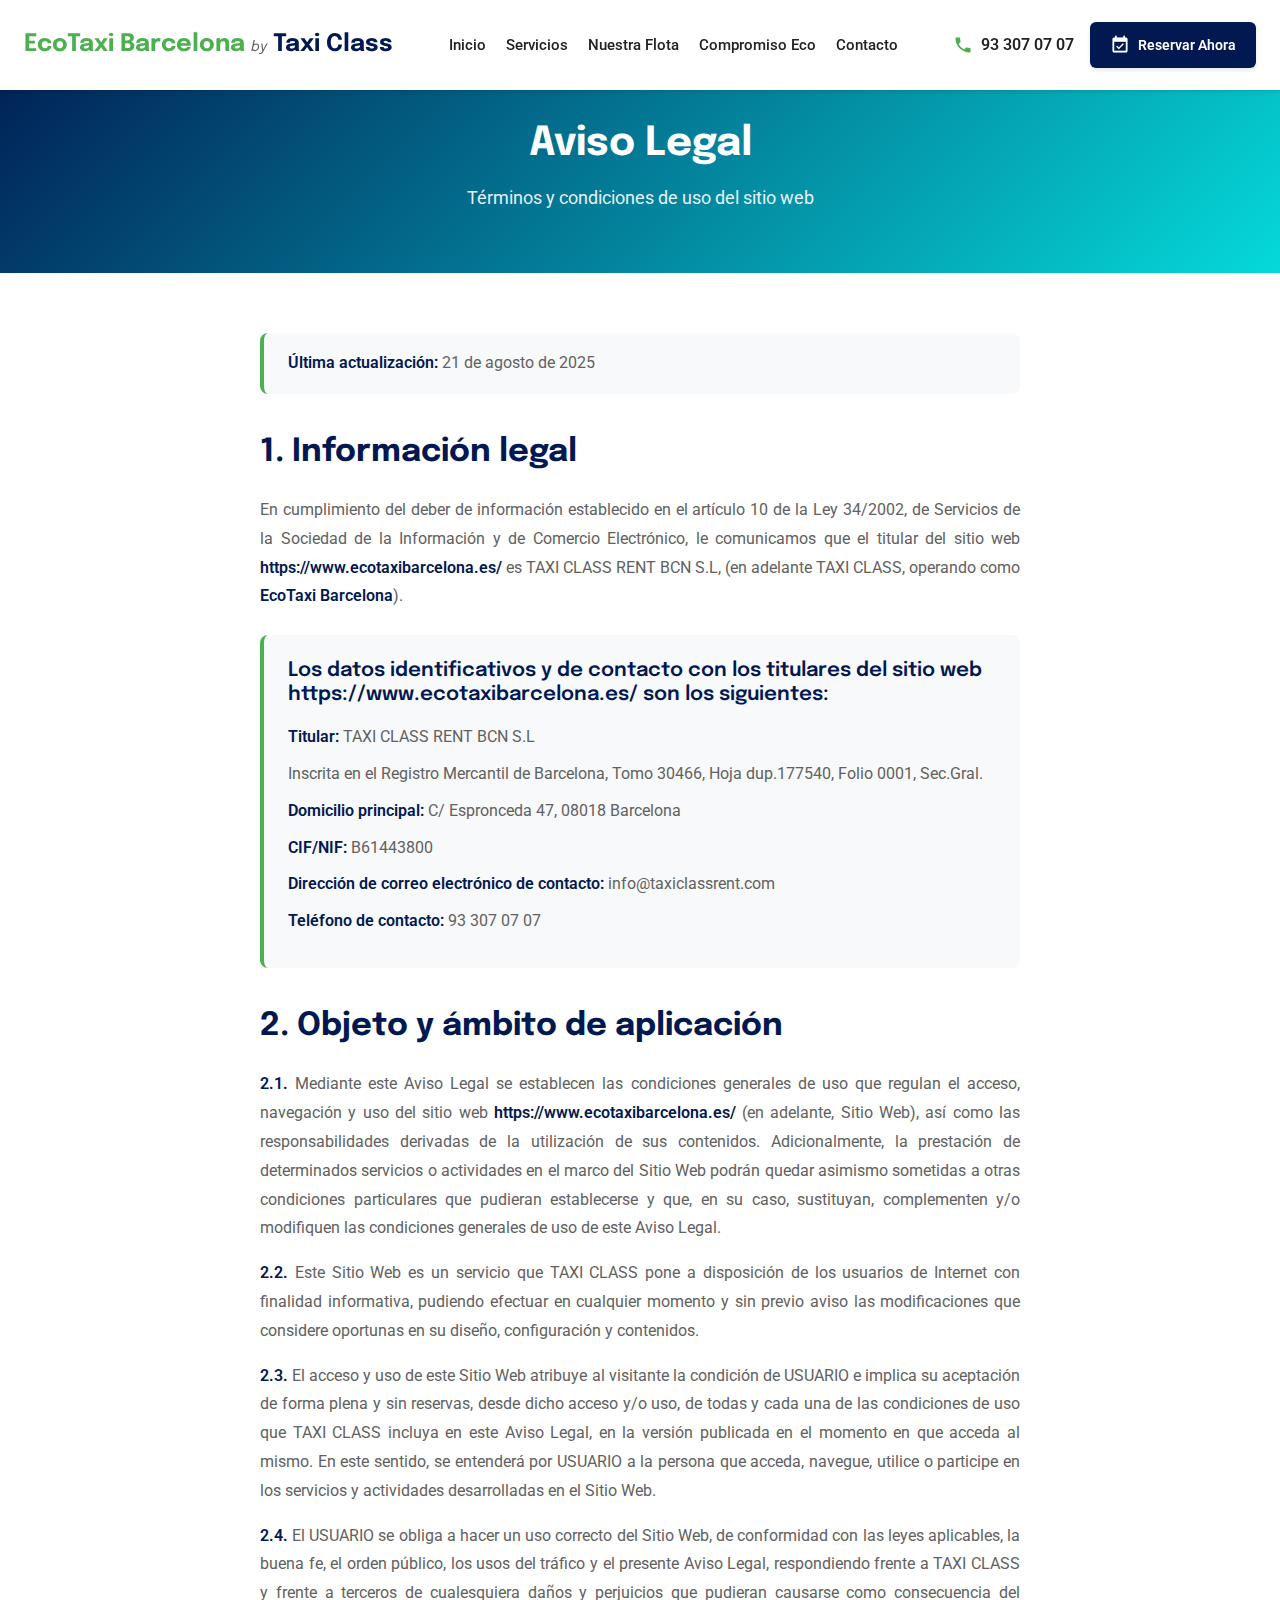
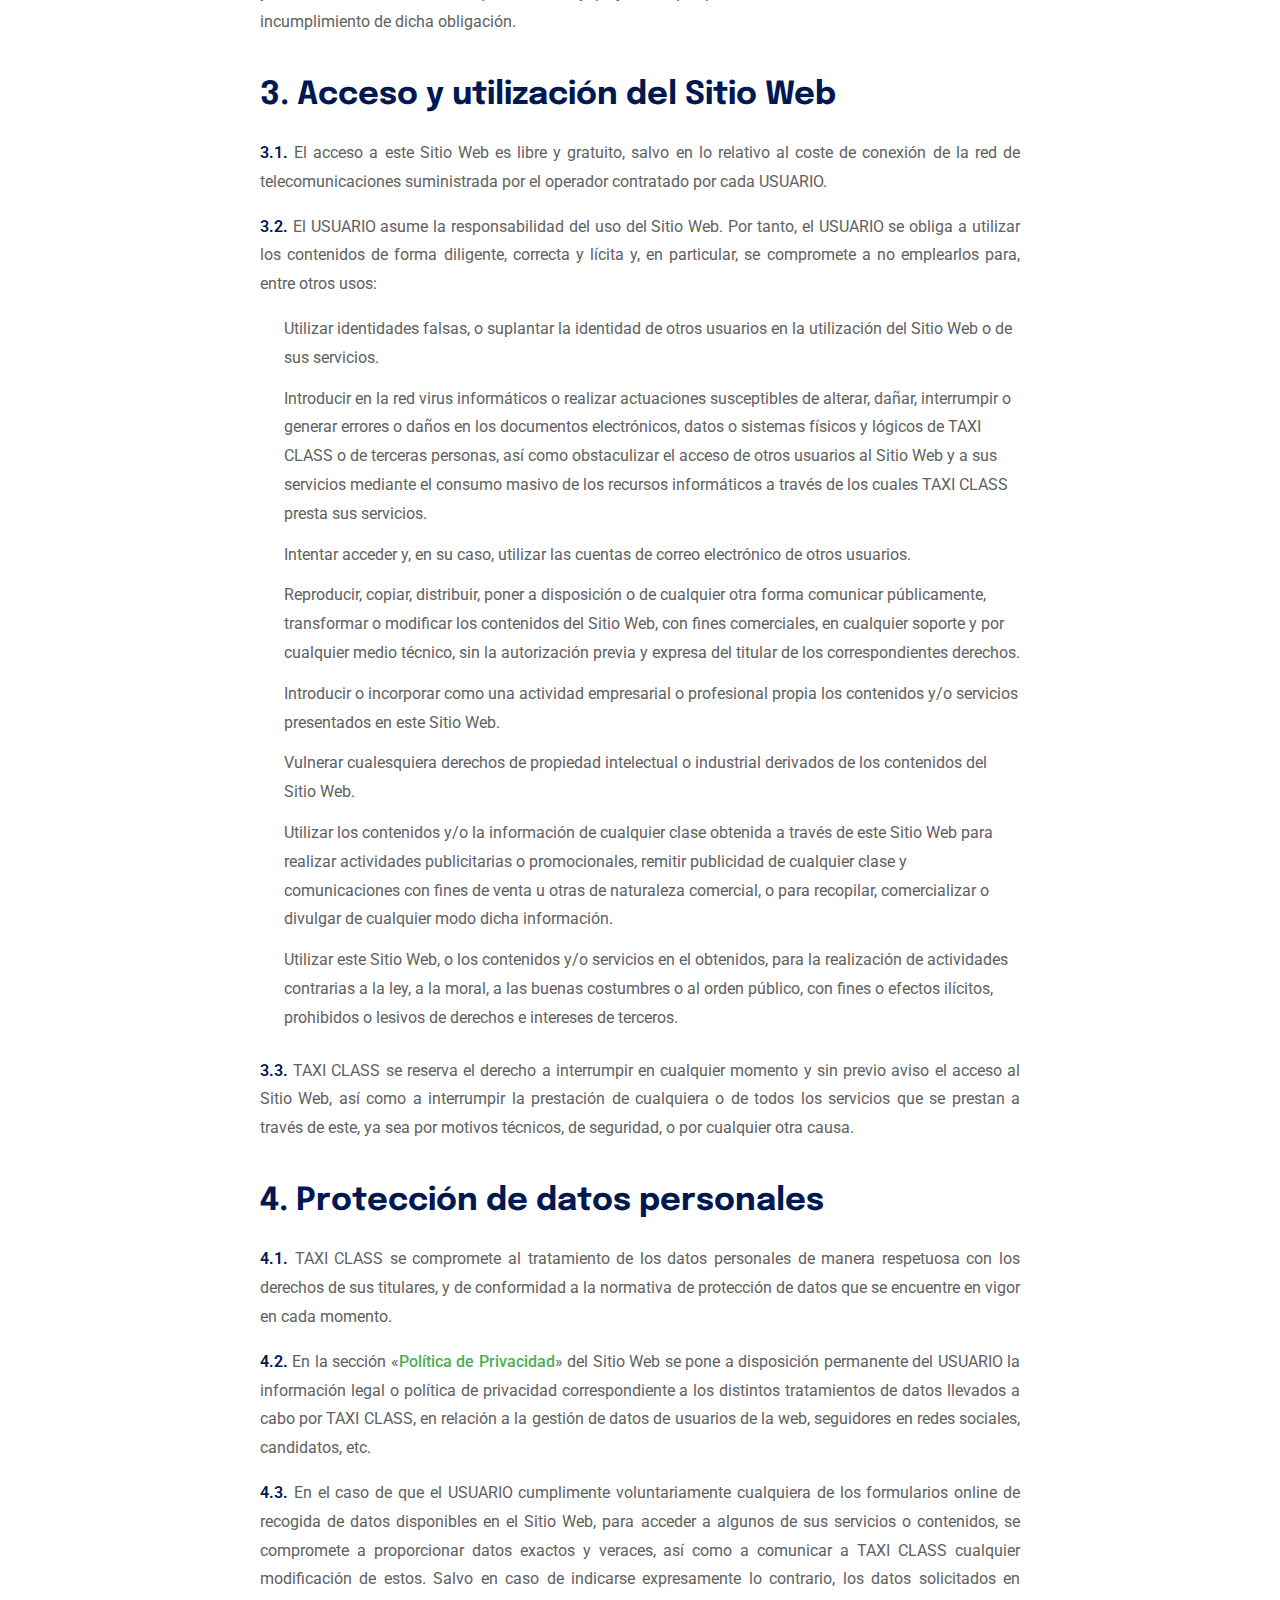
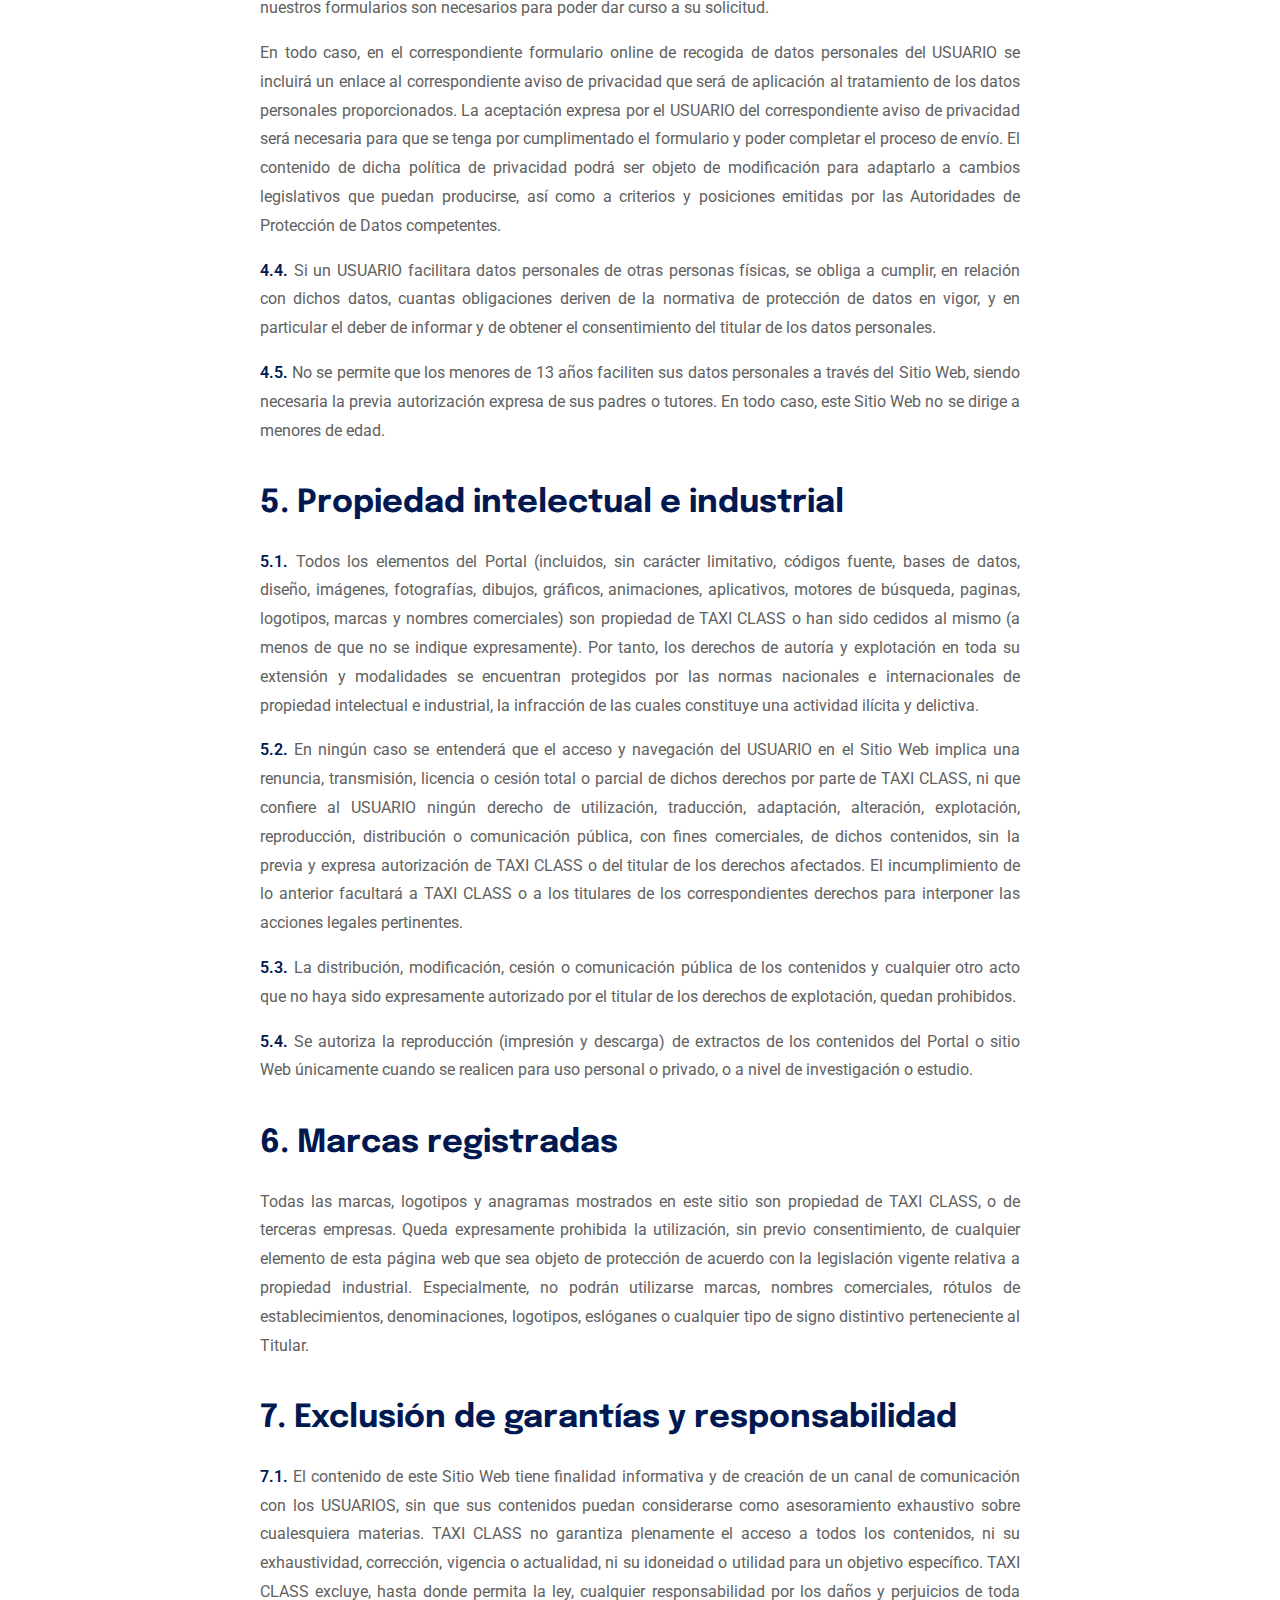
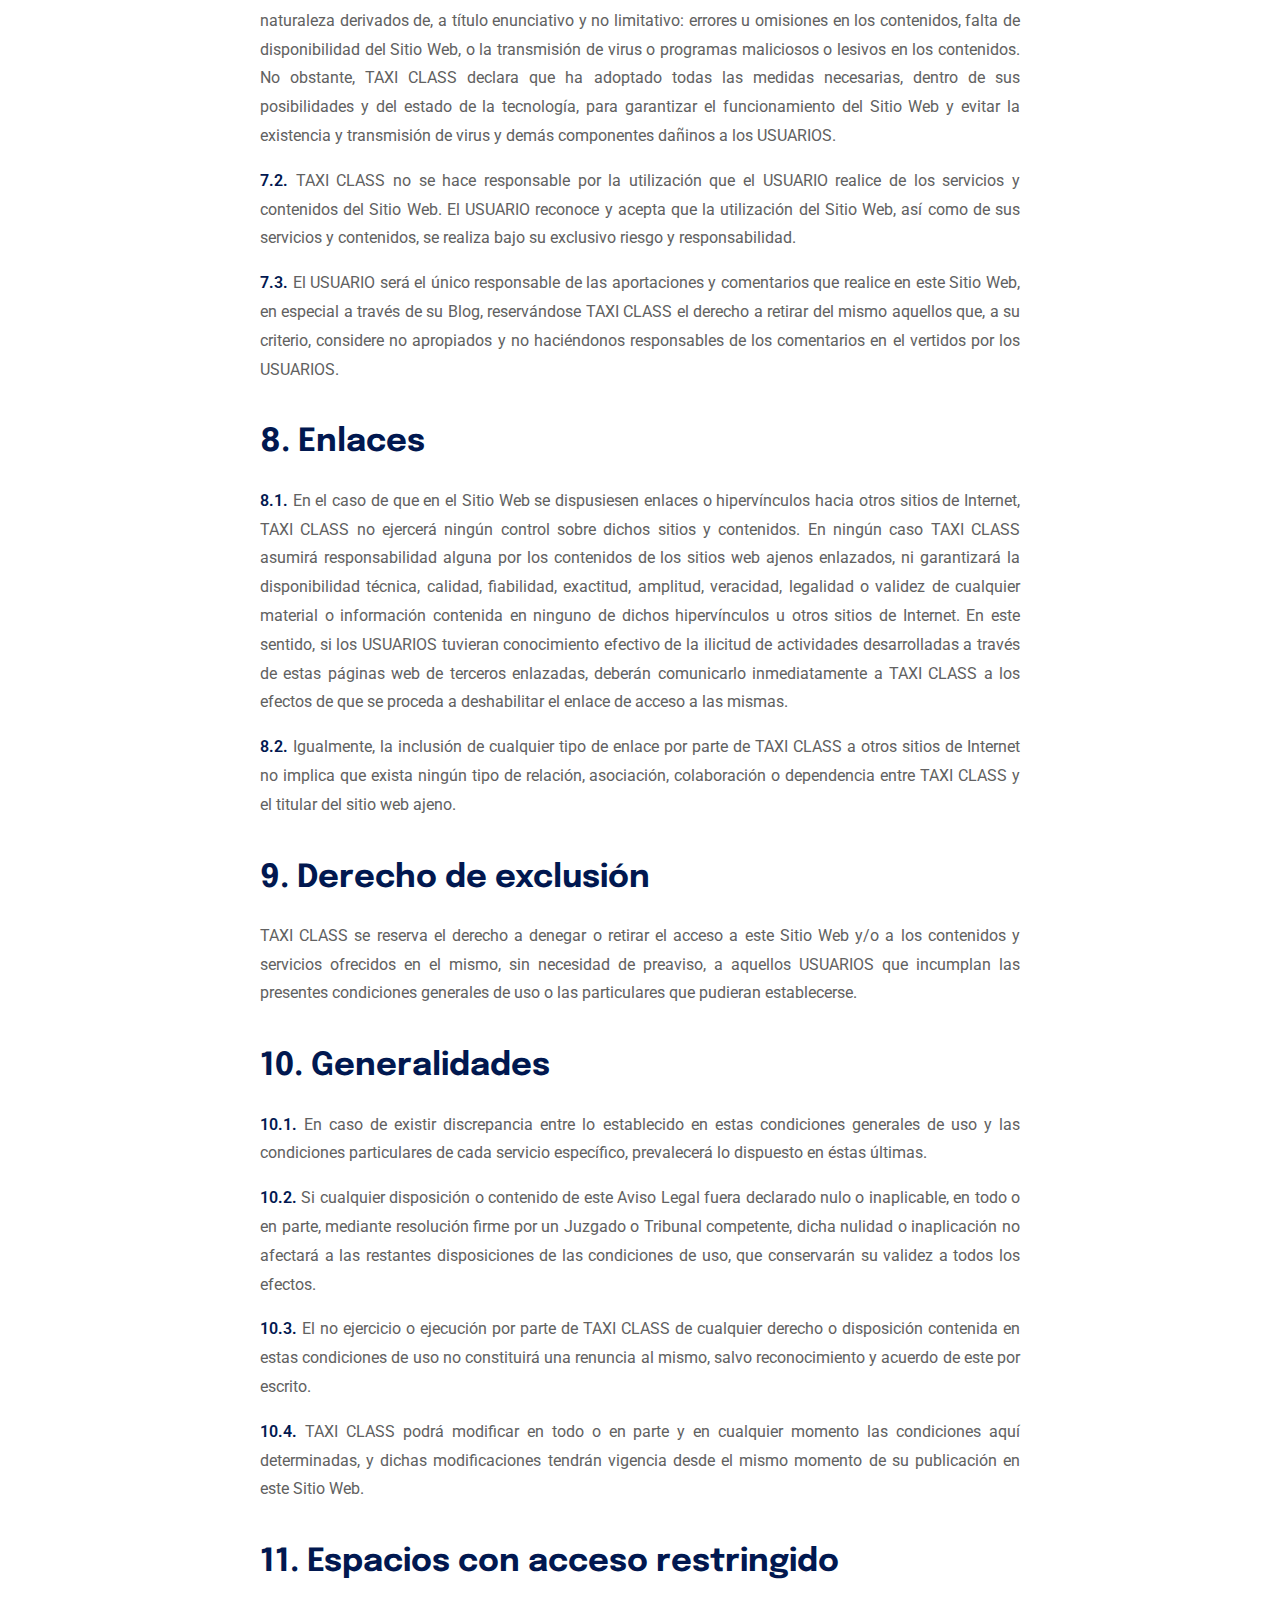
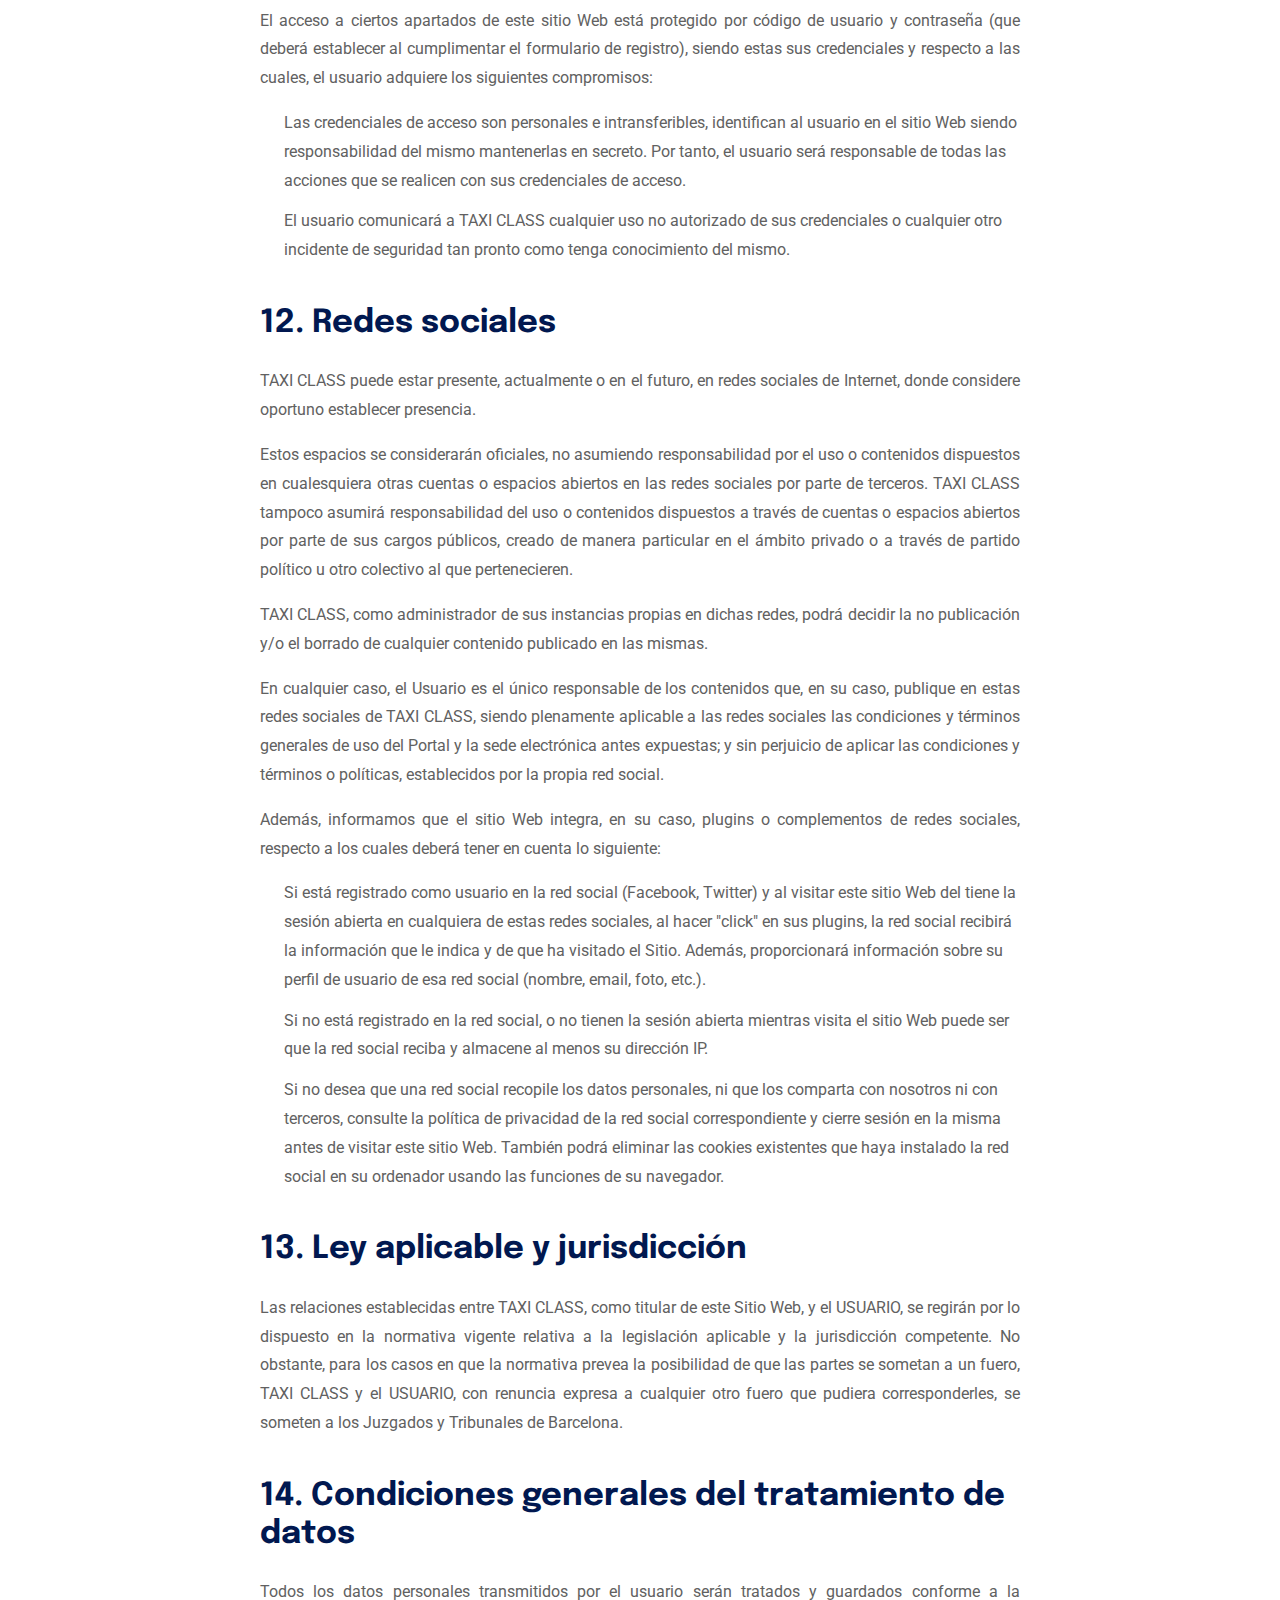
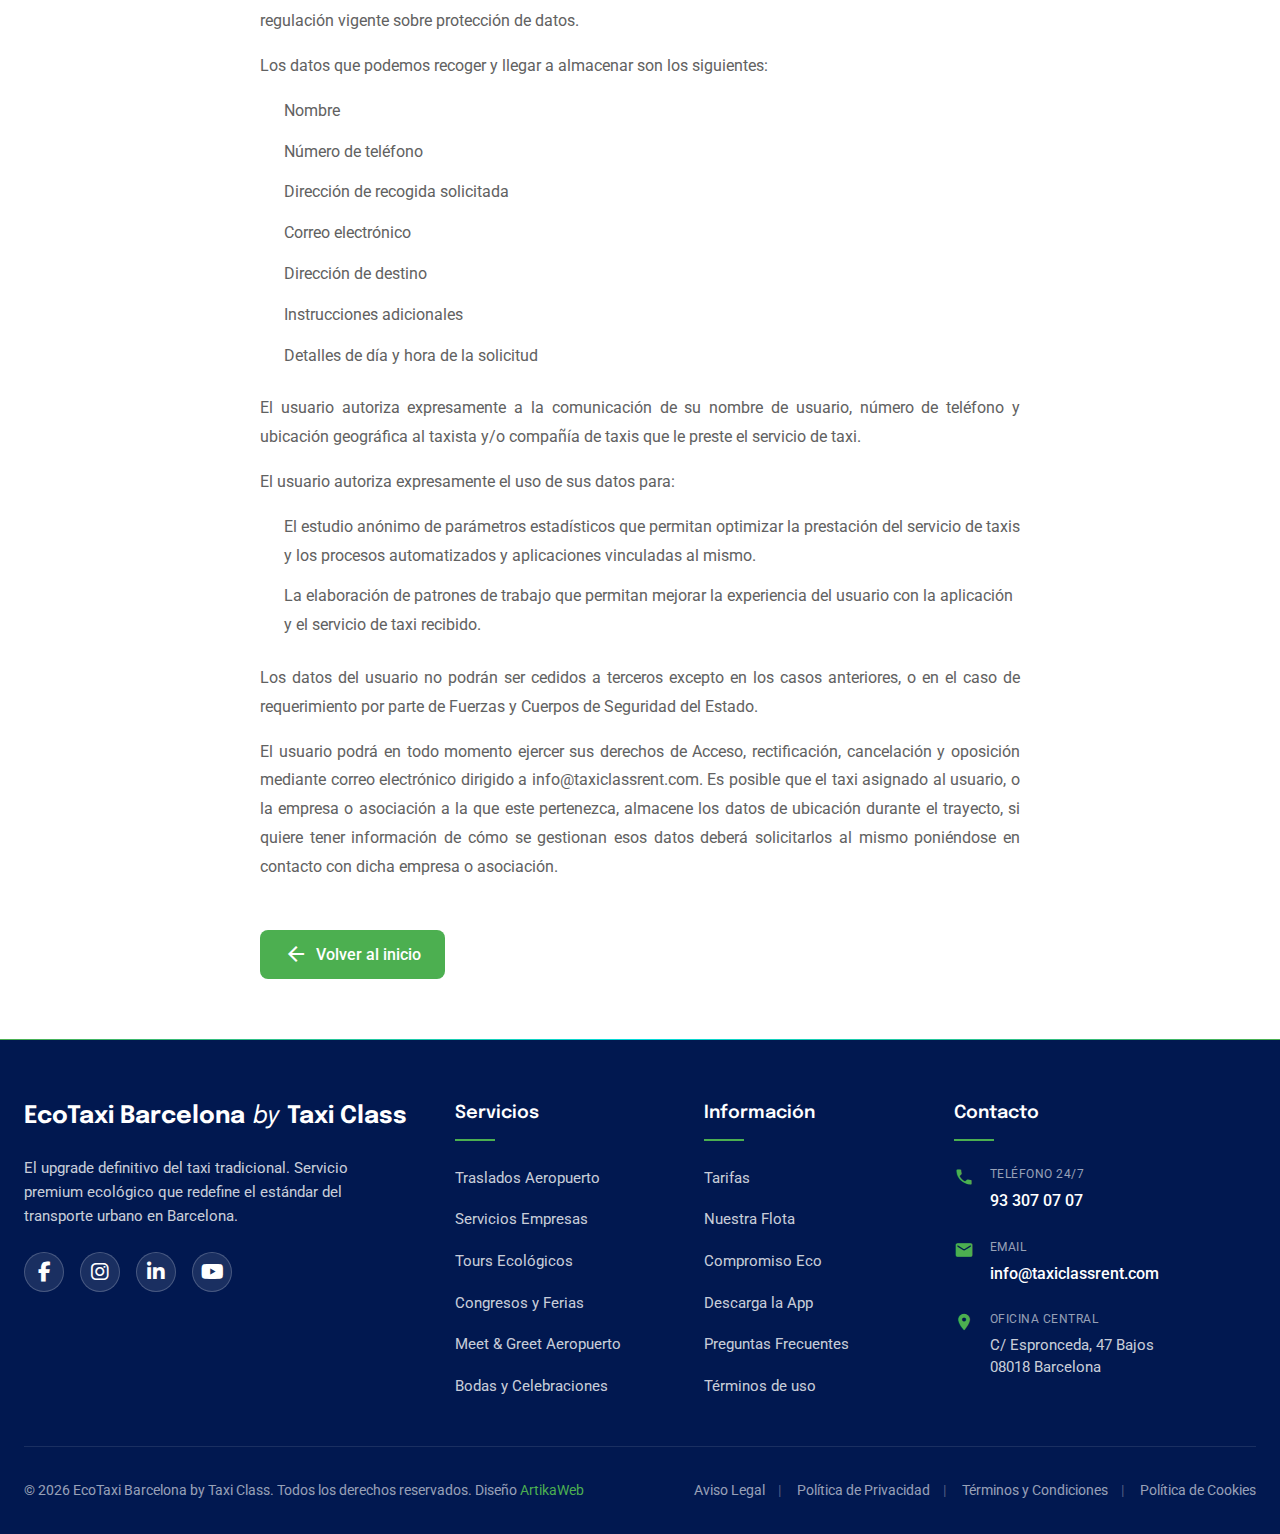
<file: aviso-legal.html>
<!DOCTYPE html>
<html lang="es">

<head>
    <meta charset="UTF-8">
    <!-- Google Tag Manager -->
    <script>(function (w, d, s, l, i) {
            w[l] = w[l] || []; w[l].push({
                'gtm.start':
                    new Date().getTime(), event: 'gtm.js'
            }); var f = d.getElementsByTagName(s)[0],
                j = d.createElement(s), dl = l != 'dataLayer' ? '&l=' + l : ''; j.async = true; j.src =
                    'https://www.googletagmanager.com/gtm.js?id=' + i + dl; f.parentNode.insertBefore(j, f);
        })(window, document, 'script', 'dataLayer', 'GTM-PCQXRKN');</script>
    <!-- End Google Tag Manager -->
    <meta name="viewport" content="width=device-width, initial-scale=1.0">
    <title>Aviso Legal - EcoTaxi Barcelona by Taxi Class</title>
    <meta name="description"
        content="Aviso legal y términos de uso del sitio web EcoTaxi Barcelona. Información legal sobre el titular y condiciones de uso.">
    
    <meta name="robots" content="noindex, follow">

    <!-- Favicon -->
    <link rel="icon" type="image/x-icon" href="images/favicon.ico">
    <link rel="shortcut icon" type="image/x-icon" href="images/favicon.ico">

    <!-- Material UI -->
    <link rel="stylesheet" href="https://fonts.googleapis.com/css?family=Roboto:300,400,500,700&display=swap" />
    <link rel="stylesheet" href="https://fonts.googleapis.com/icon?family=Material+Icons" />

    <!-- Font Awesome para iconos de redes sociales -->
    <link rel="stylesheet" href="https://cdnjs.cloudflare.com/ajax/libs/font-awesome/6.4.0/css/all.min.css">

    <!-- Fuentes adicionales -->
    <link rel="preconnect" href="https://fonts.googleapis.com">
    <link rel="preconnect" href="https://fonts.gstatic.com" crossorigin>
    <link
        href="https://fonts.googleapis.com/css2?family=Epilogue:wght@400;600;700&family=Inconsolata:wght@400;600&display=swap"
        rel="stylesheet">

    <!-- Estilos -->
    <link rel="stylesheet" href="css/base.css">
    <link rel="stylesheet" href="css/header.css">
    <link rel="stylesheet" href="css/footer.css">
    <link rel="stylesheet" href="css/responsive.css">
    
    <style>
        /* Estilos específicos para la página legal */
        .legal-hero {
            background: linear-gradient(135deg, #011850 0%, #05D9D9 100%);
            padding: 120px 0 60px;
            color: white;
            text-align: center;
        }
        
        .legal-hero * {
            color: white !important;
        }
        
        .legal-hero h1 {
            font-size: 2.5rem;
            font-weight: 700;
            margin-bottom: 16px;
        }
        
        .legal-hero p {
            font-size: 1.125rem;
            opacity: 0.9;
            max-width: 600px;
            margin: 0 auto;
        }
        
        .legal-content {
            padding: 60px 0;
            background: white;
        }
        
        .legal-content .container {
            max-width: 800px;
            margin: 0 auto;
            padding: 0 20px;
        }
        
        .legal-content h2 {
            font-size: 2rem;
            color: #011850;
            margin: 40px 0 24px;
            font-weight: 700;
        }
        
        .legal-content h3 {
            font-size: 1.5rem;
            color: #011850;
            margin: 32px 0 16px;
            font-weight: 600;
        }
        
        .legal-content h4 {
            font-size: 1.25rem;
            color: #011850;
            margin: 24px 0 16px;
            font-weight: 600;
        }
        
        .legal-content p {
            font-size: 1rem;
            line-height: 1.8;
            color: #616161;
            margin-bottom: 16px;
            text-align: justify;
        }
        
        .legal-content ul {
            margin: 16px 0 24px 24px;
            color: #616161;
        }
        
        .legal-content li {
            margin-bottom: 12px;
            line-height: 1.8;
        }
        
        .legal-content strong {
            color: #011850;
            font-weight: 600;
        }
        
        .legal-content a {
            color: #4CAF50;
            text-decoration: none;
            font-weight: 500;
            transition: color 0.3s ease;
        }
        
        .legal-content a:hover {
            color: #388E3C;
            text-decoration: underline;
        }
        
        .info-box {
            background: #f8f9fa;
            padding: 24px;
            border-radius: 8px;
            margin: 24px 0;
            border-left: 4px solid #4CAF50;
        }
        
        .info-box h4 {
            margin-top: 0;
            color: #011850;
        }
        
        .info-box p {
            margin-bottom: 8px;
        }
        
        .section-content {
            background: #f8f9fa;
            padding: 24px;
            border-radius: 12px;
            margin: 24px 0;
        }
        
        .section-content h3 {
            color: #4CAF50;
            margin-top: 0;
        }
        
        .numbered-section {
            margin-bottom: 32px;
        }
        
        .last-updated {
            background: #f8f9fa;
            padding: 16px 24px;
            border-radius: 8px;
            margin-bottom: 32px;
            border-left: 4px solid #4CAF50;
        }
        
        .last-updated p {
            margin: 0;
            color: #616161;
        }
        
        .back-to-home {
            display: inline-flex;
            align-items: center;
            gap: 8px;
            margin-top: 32px;
            padding: 12px 24px;
            background: #4CAF50;
            color: white !important;
            text-decoration: none;
            border-radius: 8px;
            font-weight: 600;
            transition: all 0.3s ease;
        }
        
        .back-to-home:hover {
            background: #388E3C;
            color: white !important;
            transform: translateY(-2px);
            box-shadow: 0 4px 12px rgba(76, 175, 80, 0.3);
            text-decoration: none;
        }
        
        @media (max-width: 768px) {
            .legal-hero h1 {
                font-size: 2rem;
            }
            
            .legal-content h2 {
                font-size: 1.5rem;
            }
            
            .legal-content h3 {
                font-size: 1.25rem;
            }
            
            .section-content {
                padding: 20px;
            }
        }
    </style>
</head>

<body>
    <!-- Google Tag Manager (noscript) -->
    <noscript><iframe src="https://www.googletagmanager.com/ns.html?id=GTM-PCQXRKN" height="0" width="0"
            style="display:none;visibility:hidden"></iframe></noscript>
    <!-- End Google Tag Manager (noscript) -->

    <!-- Header -->
    <header class="main-header">
        <div class="header-container">
            <div class="logo-section">
                <h1 class="logo-text">
                    <a href="index.html" style="text-decoration: none; color: inherit;">
                        <span class="eco-text">EcoTaxi Barcelona</span>
                        <span class="by-text">by</span>
                        <span class="taxiclass-text">Taxi Class</span>
                    </a>
                </h1>
            </div>

            <nav class="main-nav">
                <ul class="nav-list">
                    <li><a href="index.html#inicio">Inicio</a></li>
                    <li><a href="index.html#servicios">Servicios</a></li>
                    <li><a href="index.html#flota">Nuestra Flota</a></li>
                    <li><a href="index.html#compromiso">Compromiso Eco</a></li>
                    <li><a href="index.html#contacto">Contacto</a></li>
                </ul>
            </nav>

            <div class="header-actions">
                <a href="tel:+34933070707" class="phone-number">
                    <i class="material-icons">phone</i>
                    <span>93 307 07 07</span>
                </a>
                <a href="https://taxiclassrent.com/reservas/" target="_blank" rel="noopener noreferrer"
                    class="reserve-btn">
                    <i class="material-icons">event_available</i>
                    Reservar Ahora
                </a>
            </div>

            <button class="mobile-menu-toggle">
                <i class="material-icons">menu</i>
            </button>
        </div>
    </header>

    <!-- Hero Legal -->
    <section class="legal-hero">
        <div class="container">
            <h1>Aviso Legal</h1>
            <p>Términos y condiciones de uso del sitio web</p>
        </div>
    </section>

    <!-- Legal Content -->
    <section class="legal-content">
        <div class="container">
            <div class="last-updated">
                <p><strong>Última actualización:</strong> 21 de agosto de 2025</p>
            </div>

            <h2>1. Información legal</h2>
            <p>En cumplimiento del deber de información establecido en el artículo 10 de la Ley 34/2002, de Servicios de la Sociedad de la Información y de Comercio Electrónico, le comunicamos que el titular del sitio web <strong>https://www.ecotaxibarcelona.es/</strong> es TAXI CLASS RENT BCN S.L, (en adelante TAXI CLASS, operando como <strong>EcoTaxi Barcelona</strong>).</p>

            <div class="info-box">
                <h4>Los datos identificativos y de contacto con los titulares del sitio web https://www.ecotaxibarcelona.es/ son los siguientes:</h4>
                <p><strong>Titular:</strong> TAXI CLASS RENT BCN S.L</p>
                <p>Inscrita en el Registro Mercantil de Barcelona, Tomo 30466, Hoja dup.177540, Folio 0001, Sec.Gral.</p>
                <p><strong>Domicilio principal:</strong> C/ Espronceda 47, 08018 Barcelona</p>
                <p><strong>CIF/NIF:</strong> B61443800</p>
                <p><strong>Dirección de correo electrónico de contacto:</strong> info@taxiclassrent.com</p>
                <p><strong>Teléfono de contacto:</strong> 93 307 07 07</p>
            </div>

            <h2>2. Objeto y ámbito de aplicación</h2>
            <p><strong>2.1.</strong> Mediante este Aviso Legal se establecen las condiciones generales de uso que regulan el acceso, navegación y uso del sitio web <strong>https://www.ecotaxibarcelona.es/</strong> (en adelante, Sitio Web), así como las responsabilidades derivadas de la utilización de sus contenidos. Adicionalmente, la prestación de determinados servicios o actividades en el marco del Sitio Web podrán quedar asimismo sometidas a otras condiciones particulares que pudieran establecerse y que, en su caso, sustituyan, complementen y/o modifiquen las condiciones generales de uso de este Aviso Legal.</p>

            <p><strong>2.2.</strong> Este Sitio Web es un servicio que TAXI CLASS pone a disposición de los usuarios de Internet con finalidad informativa, pudiendo efectuar en cualquier momento y sin previo aviso las modificaciones que considere oportunas en su diseño, configuración y contenidos.</p>

            <p><strong>2.3.</strong> El acceso y uso de este Sitio Web atribuye al visitante la condición de USUARIO e implica su aceptación de forma plena y sin reservas, desde dicho acceso y/o uso, de todas y cada una de las condiciones de uso que TAXI CLASS incluya en este Aviso Legal, en la versión publicada en el momento en que acceda al mismo. En este sentido, se entenderá por USUARIO a la persona que acceda, navegue, utilice o participe en los servicios y actividades desarrolladas en el Sitio Web.</p>

            <p><strong>2.4.</strong> El USUARIO se obliga a hacer un uso correcto del Sitio Web, de conformidad con las leyes aplicables, la buena fe, el orden público, los usos del tráfico y el presente Aviso Legal, respondiendo frente a TAXI CLASS y frente a terceros de cualesquiera daños y perjuicios que pudieran causarse como consecuencia del incumplimiento de dicha obligación.</p>

            <h2>3. Acceso y utilización del Sitio Web</h2>
            <p><strong>3.1.</strong> El acceso a este Sitio Web es libre y gratuito, salvo en lo relativo al coste de conexión de la red de telecomunicaciones suministrada por el operador contratado por cada USUARIO.</p>

            <p><strong>3.2.</strong> El USUARIO asume la responsabilidad del uso del Sitio Web. Por tanto, el USUARIO se obliga a utilizar los contenidos de forma diligente, correcta y lícita y, en particular, se compromete a no emplearlos para, entre otros usos:</p>

            <ul>
                <li>Utilizar identidades falsas, o suplantar la identidad de otros usuarios en la utilización del Sitio Web o de sus servicios.</li>
                <li>Introducir en la red virus informáticos o realizar actuaciones susceptibles de alterar, dañar, interrumpir o generar errores o daños en los documentos electrónicos, datos o sistemas físicos y lógicos de TAXI CLASS o de terceras personas, así como obstaculizar el acceso de otros usuarios al Sitio Web y a sus servicios mediante el consumo masivo de los recursos informáticos a través de los cuales TAXI CLASS presta sus servicios.</li>
                <li>Intentar acceder y, en su caso, utilizar las cuentas de correo electrónico de otros usuarios.</li>
                <li>Reproducir, copiar, distribuir, poner a disposición o de cualquier otra forma comunicar públicamente, transformar o modificar los contenidos del Sitio Web, con fines comerciales, en cualquier soporte y por cualquier medio técnico, sin la autorización previa y expresa del titular de los correspondientes derechos.</li>
                <li>Introducir o incorporar como una actividad empresarial o profesional propia los contenidos y/o servicios presentados en este Sitio Web.</li>
                <li>Vulnerar cualesquiera derechos de propiedad intelectual o industrial derivados de los contenidos del Sitio Web.</li>
                <li>Utilizar los contenidos y/o la información de cualquier clase obtenida a través de este Sitio Web para realizar actividades publicitarias o promocionales, remitir publicidad de cualquier clase y comunicaciones con fines de venta u otras de naturaleza comercial, o para recopilar, comercializar o divulgar de cualquier modo dicha información.</li>
                <li>Utilizar este Sitio Web, o los contenidos y/o servicios en el obtenidos, para la realización de actividades contrarias a la ley, a la moral, a las buenas costumbres o al orden público, con fines o efectos ilícitos, prohibidos o lesivos de derechos e intereses de terceros.</li>
            </ul>

            <p><strong>3.3.</strong> TAXI CLASS se reserva el derecho a interrumpir en cualquier momento y sin previo aviso el acceso al Sitio Web, así como a interrumpir la prestación de cualquiera o de todos los servicios que se prestan a través de este, ya sea por motivos técnicos, de seguridad, o por cualquier otra causa.</p>

            <h2>4. Protección de datos personales</h2>
            <p><strong>4.1.</strong> TAXI CLASS se compromete al tratamiento de los datos personales de manera respetuosa con los derechos de sus titulares, y de conformidad a la normativa de protección de datos que se encuentre en vigor en cada momento.</p>

            <p><strong>4.2.</strong> En la sección «<a href="politica-de-privacidad.html">Política de Privacidad</a>» del Sitio Web se pone a disposición permanente del USUARIO la información legal o política de privacidad correspondiente a los distintos tratamientos de datos llevados a cabo por TAXI CLASS, en relación a la gestión de datos de usuarios de la web, seguidores en redes sociales, candidatos, etc.</p>

            <p><strong>4.3.</strong> En el caso de que el USUARIO cumplimente voluntariamente cualquiera de los formularios online de recogida de datos disponibles en el Sitio Web, para acceder a algunos de sus servicios o contenidos, se compromete a proporcionar datos exactos y veraces, así como a comunicar a TAXI CLASS cualquier modificación de estos. Salvo en caso de indicarse expresamente lo contrario, los datos solicitados en nuestros formularios son necesarios para poder dar curso a su solicitud.</p>

            <p>En todo caso, en el correspondiente formulario online de recogida de datos personales del USUARIO se incluirá un enlace al correspondiente aviso de privacidad que será de aplicación al tratamiento de los datos personales proporcionados. La aceptación expresa por el USUARIO del correspondiente aviso de privacidad será necesaria para que se tenga por cumplimentado el formulario y poder completar el proceso de envío. El contenido de dicha política de privacidad podrá ser objeto de modificación para adaptarlo a cambios legislativos que puedan producirse, así como a criterios y posiciones emitidas por las Autoridades de Protección de Datos competentes.</p>

            <p><strong>4.4.</strong> Si un USUARIO facilitara datos personales de otras personas físicas, se obliga a cumplir, en relación con dichos datos, cuantas obligaciones deriven de la normativa de protección de datos en vigor, y en particular el deber de informar y de obtener el consentimiento del titular de los datos personales.</p>

            <p><strong>4.5.</strong> No se permite que los menores de 13 años faciliten sus datos personales a través del Sitio Web, siendo necesaria la previa autorización expresa de sus padres o tutores. En todo caso, este Sitio Web no se dirige a menores de edad.</p>

            <h2>5. Propiedad intelectual e industrial</h2>
            <p><strong>5.1.</strong> Todos los elementos del Portal (incluidos, sin carácter limitativo, códigos fuente, bases de datos, diseño, imágenes, fotografías, dibujos, gráficos, animaciones, aplicativos, motores de búsqueda, paginas, logotipos, marcas y nombres comerciales) son propiedad de TAXI CLASS o han sido cedidos al mismo (a menos de que no se indique expresamente). Por tanto, los derechos de autoría y explotación en toda su extensión y modalidades se encuentran protegidos por las normas nacionales e internacionales de propiedad intelectual e industrial, la infracción de las cuales constituye una actividad ilícita y delictiva.</p>

            <p><strong>5.2.</strong> En ningún caso se entenderá que el acceso y navegación del USUARIO en el Sitio Web implica una renuncia, transmisión, licencia o cesión total o parcial de dichos derechos por parte de TAXI CLASS, ni que confiere al USUARIO ningún derecho de utilización, traducción, adaptación, alteración, explotación, reproducción, distribución o comunicación pública, con fines comerciales, de dichos contenidos, sin la previa y expresa autorización de TAXI CLASS o del titular de los derechos afectados. El incumplimiento de lo anterior facultará a TAXI CLASS o a los titulares de los correspondientes derechos para interponer las acciones legales pertinentes.</p>

            <p><strong>5.3.</strong> La distribución, modificación, cesión o comunicación pública de los contenidos y cualquier otro acto que no haya sido expresamente autorizado por el titular de los derechos de explotación, quedan prohibidos.</p>

            <p><strong>5.4.</strong> Se autoriza la reproducción (impresión y descarga) de extractos de los contenidos del Portal o sitio Web únicamente cuando se realicen para uso personal o privado, o a nivel de investigación o estudio.</p>

            <h2>6. Marcas registradas</h2>
            <p>Todas las marcas, logotipos y anagramas mostrados en este sitio son propiedad de TAXI CLASS, o de terceras empresas. Queda expresamente prohibida la utilización, sin previo consentimiento, de cualquier elemento de esta página web que sea objeto de protección de acuerdo con la legislación vigente relativa a propiedad industrial. Especialmente, no podrán utilizarse marcas, nombres comerciales, rótulos de establecimientos, denominaciones, logotipos, eslóganes o cualquier tipo de signo distintivo perteneciente al Titular.</p>

            <h2>7. Exclusión de garantías y responsabilidad</h2>
            <p><strong>7.1.</strong> El contenido de este Sitio Web tiene finalidad informativa y de creación de un canal de comunicación con los USUARIOS, sin que sus contenidos puedan considerarse como asesoramiento exhaustivo sobre cualesquiera materias. TAXI CLASS no garantiza plenamente el acceso a todos los contenidos, ni su exhaustividad, corrección, vigencia o actualidad, ni su idoneidad o utilidad para un objetivo específico. TAXI CLASS excluye, hasta donde permita la ley, cualquier responsabilidad por los daños y perjuicios de toda naturaleza derivados de, a título enunciativo y no limitativo: errores u omisiones en los contenidos, falta de disponibilidad del Sitio Web, o la transmisión de virus o programas maliciosos o lesivos en los contenidos. No obstante, TAXI CLASS declara que ha adoptado todas las medidas necesarias, dentro de sus posibilidades y del estado de la tecnología, para garantizar el funcionamiento del Sitio Web y evitar la existencia y transmisión de virus y demás componentes dañinos a los USUARIOS.</p>

            <p><strong>7.2.</strong> TAXI CLASS no se hace responsable por la utilización que el USUARIO realice de los servicios y contenidos del Sitio Web. El USUARIO reconoce y acepta que la utilización del Sitio Web, así como de sus servicios y contenidos, se realiza bajo su exclusivo riesgo y responsabilidad.</p>

            <p><strong>7.3.</strong> El USUARIO será el único responsable de las aportaciones y comentarios que realice en este Sitio Web, en especial a través de su Blog, reservándose TAXI CLASS el derecho a retirar del mismo aquellos que, a su criterio, considere no apropiados y no haciéndonos responsables de los comentarios en el vertidos por los USUARIOS.</p>

            <h2>8. Enlaces</h2>
            <p><strong>8.1.</strong> En el caso de que en el Sitio Web se dispusiesen enlaces o hipervínculos hacia otros sitios de Internet, TAXI CLASS no ejercerá ningún control sobre dichos sitios y contenidos. En ningún caso TAXI CLASS asumirá responsabilidad alguna por los contenidos de los sitios web ajenos enlazados, ni garantizará la disponibilidad técnica, calidad, fiabilidad, exactitud, amplitud, veracidad, legalidad o validez de cualquier material o información contenida en ninguno de dichos hipervínculos u otros sitios de Internet. En este sentido, si los USUARIOS tuvieran conocimiento efectivo de la ilicitud de actividades desarrolladas a través de estas páginas web de terceros enlazadas, deberán comunicarlo inmediatamente a TAXI CLASS a los efectos de que se proceda a deshabilitar el enlace de acceso a las mismas.</p>

            <p><strong>8.2.</strong> Igualmente, la inclusión de cualquier tipo de enlace por parte de TAXI CLASS a otros sitios de Internet no implica que exista ningún tipo de relación, asociación, colaboración o dependencia entre TAXI CLASS y el titular del sitio web ajeno.</p>

            <h2>9. Derecho de exclusión</h2>
            <p>TAXI CLASS se reserva el derecho a denegar o retirar el acceso a este Sitio Web y/o a los contenidos y servicios ofrecidos en el mismo, sin necesidad de preaviso, a aquellos USUARIOS que incumplan las presentes condiciones generales de uso o las particulares que pudieran establecerse.</p>

            <h2>10. Generalidades</h2>
            <p><strong>10.1.</strong> En caso de existir discrepancia entre lo establecido en estas condiciones generales de uso y las condiciones particulares de cada servicio específico, prevalecerá lo dispuesto en éstas últimas.</p>

            <p><strong>10.2.</strong> Si cualquier disposición o contenido de este Aviso Legal fuera declarado nulo o inaplicable, en todo o en parte, mediante resolución firme por un Juzgado o Tribunal competente, dicha nulidad o inaplicación no afectará a las restantes disposiciones de las condiciones de uso, que conservarán su validez a todos los efectos.</p>

            <p><strong>10.3.</strong> El no ejercicio o ejecución por parte de TAXI CLASS de cualquier derecho o disposición contenida en estas condiciones de uso no constituirá una renuncia al mismo, salvo reconocimiento y acuerdo de este por escrito.</p>

            <p><strong>10.4.</strong> TAXI CLASS podrá modificar en todo o en parte y en cualquier momento las condiciones aquí determinadas, y dichas modificaciones tendrán vigencia desde el mismo momento de su publicación en este Sitio Web.</p>

            <h2>11. Espacios con acceso restringido</h2>
            <p>El acceso a ciertos apartados de este sitio Web está protegido por código de usuario y contraseña (que deberá establecer al cumplimentar el formulario de registro), siendo estas sus credenciales y respecto a las cuales, el usuario adquiere los siguientes compromisos:</p>

            <ul>
                <li>Las credenciales de acceso son personales e intransferibles, identifican al usuario en el sitio Web siendo responsabilidad del mismo mantenerlas en secreto. Por tanto, el usuario será responsable de todas las acciones que se realicen con sus credenciales de acceso.</li>
                <li>El usuario comunicará a TAXI CLASS cualquier uso no autorizado de sus credenciales o cualquier otro incidente de seguridad tan pronto como tenga conocimiento del mismo.</li>
            </ul>

            <h2>12. Redes sociales</h2>
            <p>TAXI CLASS puede estar presente, actualmente o en el futuro, en redes sociales de Internet, donde considere oportuno establecer presencia.</p>

            <p>Estos espacios se considerarán oficiales, no asumiendo responsabilidad por el uso o contenidos dispuestos en cualesquiera otras cuentas o espacios abiertos en las redes sociales por parte de terceros. TAXI CLASS tampoco asumirá responsabilidad del uso o contenidos dispuestos a través de cuentas o espacios abiertos por parte de sus cargos públicos, creado de manera particular en el ámbito privado o a través de partido político u otro colectivo al que pertenecieren.</p>

            <p>TAXI CLASS, como administrador de sus instancias propias en dichas redes, podrá decidir la no publicación y/o el borrado de cualquier contenido publicado en las mismas.</p>

            <p>En cualquier caso, el Usuario es el único responsable de los contenidos que, en su caso, publique en estas redes sociales de TAXI CLASS, siendo plenamente aplicable a las redes sociales las condiciones y términos generales de uso del Portal y la sede electrónica antes expuestas; y sin perjuicio de aplicar las condiciones y términos o políticas, establecidos por la propia red social.</p>

            <p>Además, informamos que el sitio Web integra, en su caso, plugins o complementos de redes sociales, respecto a los cuales deberá tener en cuenta lo siguiente:</p>

            <ul>
                <li>Si está registrado como usuario en la red social (Facebook, Twitter) y al visitar este sitio Web del tiene la sesión abierta en cualquiera de estas redes sociales, al hacer "click" en sus plugins, la red social recibirá la información que le indica y de que ha visitado el Sitio. Además, proporcionará información sobre su perfil de usuario de esa red social (nombre, email, foto, etc.).</li>
                <li>Si no está registrado en la red social, o no tienen la sesión abierta mientras visita el sitio Web puede ser que la red social reciba y almacene al menos su dirección IP.</li>
                <li>Si no desea que una red social recopile los datos personales, ni que los comparta con nosotros ni con terceros, consulte la política de privacidad de la red social correspondiente y cierre sesión en la misma antes de visitar este sitio Web. También podrá eliminar las cookies existentes que haya instalado la red social en su ordenador usando las funciones de su navegador.</li>
            </ul>

            <h2>13. Ley aplicable y jurisdicción</h2>
            <p>Las relaciones establecidas entre TAXI CLASS, como titular de este Sitio Web, y el USUARIO, se regirán por lo dispuesto en la normativa vigente relativa a la legislación aplicable y la jurisdicción competente. No obstante, para los casos en que la normativa prevea la posibilidad de que las partes se sometan a un fuero, TAXI CLASS y el USUARIO, con renuncia expresa a cualquier otro fuero que pudiera corresponderles, se someten a los Juzgados y Tribunales de Barcelona.</p>

            <h2>14. Condiciones generales del tratamiento de datos</h2>
            <p>Todos los datos personales transmitidos por el usuario serán tratados y guardados conforme a la regulación vigente sobre protección de datos.</p>

            <p>Los datos que podemos recoger y llegar a almacenar son los siguientes:</p>
            <ul>
                <li>Nombre</li>
                <li>Número de teléfono</li>
                <li>Dirección de recogida solicitada</li>
                <li>Correo electrónico</li>
                <li>Dirección de destino</li>
                <li>Instrucciones adicionales</li>
                <li>Detalles de día y hora de la solicitud</li>
            </ul>

            <p>El usuario autoriza expresamente a la comunicación de su nombre de usuario, número de teléfono y ubicación geográfica al taxista y/o compañía de taxis que le preste el servicio de taxi.</p>

            <p>El usuario autoriza expresamente el uso de sus datos para:</p>
            <ul>
                <li>El estudio anónimo de parámetros estadísticos que permitan optimizar la prestación del servicio de taxis y los procesos automatizados y aplicaciones vinculadas al mismo.</li>
                <li>La elaboración de patrones de trabajo que permitan mejorar la experiencia del usuario con la aplicación y el servicio de taxi recibido.</li>
            </ul>

            <p>Los datos del usuario no podrán ser cedidos a terceros excepto en los casos anteriores, o en el caso de requerimiento por parte de Fuerzas y Cuerpos de Seguridad del Estado.</p>

            <p>El usuario podrá en todo momento ejercer sus derechos de Acceso, rectificación, cancelación y oposición mediante correo electrónico dirigido a info@taxiclassrent.com. Es posible que el taxi asignado al usuario, o la empresa o asociación a la que este pertenezca, almacene los datos de ubicación durante el trayecto, si quiere tener información de cómo se gestionan esos datos deberá solicitarlos al mismo poniéndose en contacto con dicha empresa o asociación.</p>

            <a href="index.html" class="back-to-home">
                <i class="material-icons">arrow_back</i>
                Volver al inicio
            </a>
        </div>
    </section>

    <!-- Footer -->
    <footer class="main-footer" id="contacto">
        <div class="container">
            <div class="footer-content">
                <div class="footer-column">
                    <h3 class="footer-title" style="white-space: nowrap;">EcoTaxi Barcelona <span
                            style="font-weight: normal; font-style: italic;">by</span> Taxi Class</h3>
                    <p class="footer-description">
                        El upgrade definitivo del taxi tradicional. Servicio premium ecológico
                        que redefine el estándar del transporte urbano en Barcelona.
                    </p>
                    <div class="footer-social">
                        <a href="https://www.facebook.com/taxiclass" target="_blank" rel="noopener noreferrer"
                            aria-label="Facebook"><i class="fab fa-facebook-f"></i></a>
                        <a href="https://www.instagram.com/taxiclassbarcelona/" target="_blank"
                            rel="noopener noreferrer" aria-label="Instagram"><i class="fab fa-instagram"></i></a>
                        <a href="https://www.linkedin.com/company/taxiclass/" target="_blank" rel="noopener noreferrer"
                            aria-label="LinkedIn"><i class="fab fa-linkedin-in"></i></a>
                        <a href="https://www.youtube.com/@TaxiClass" target="_blank" rel="noopener noreferrer"
                            aria-label="YouTube"><i class="fab fa-youtube"></i></a>
                    </div>
                </div>

                <div class="footer-column">
                    <h4 class="footer-heading">Servicios</h4>
                    <ul class="footer-links">
                        <li><a href="index.html#aeropuerto">Traslados Aeropuerto</a></li>
                        <li><a href="index.html#corporativo">Servicios Empresas</a></li>
                        <li><a href="index.html#tours">Tours Ecológicos</a></li>
                        <li><a href="index.html#congresos">Congresos y Ferias</a></li>
                        <li><a href="index.html#meet-greet">Meet & Greet Aeropuerto</a></li>
                        <li><a href="index.html#bodas">Bodas y Celebraciones</a></li>
                    </ul>
                </div>

                <div class="footer-column">
                    <h4 class="footer-heading">Información</h4>
                    <ul class="footer-links">
                        <li><a href="https://taxiclassrent.com/contacto/" target="_blank"
                                rel="noopener noreferrer">Tarifas</a></li>
                        <li><a href="https://taxiclassrent.com/vehicle/" target="_blank"
                                rel="noopener noreferrer">Nuestra Flota</a></li>
                        <li><a href="https://taxiclassrent.com/compromiso-medioambiental/" target="_blank"
                                rel="noopener noreferrer">Compromiso Eco</a></li>
                        <li><a href="https://taxiclassrent.com/app-taxi-class/" target="_blank"
                                rel="noopener noreferrer">Descarga la App</a></li>
                        <li><a href="https://taxiclassrent.com/contacto/" target="_blank"
                                rel="noopener noreferrer">Preguntas Frecuentes</a></li>
                        <li><a href="terminos-de-uso.html">Términos de uso</a>
                        </li>
                    </ul>
                </div>

                <div class="footer-column">
                    <h4 class="footer-heading">Contacto</h4>
                    <div class="footer-contact">
                        <div class="contact-item">
                            <i class="material-icons">phone</i>
                            <div>
                                <p>Teléfono 24/7</p>
                                <a href="tel:+34933070707">93 307 07 07</a>
                            </div>
                        </div>
                        <div class="contact-item">
                            <i class="material-icons">email</i>
                            <div>
                                <p>Email</p>
                                <a href="mailto:info@taxiclassrent.com">info@taxiclassrent.com</a>
                            </div>
                        </div>
                        <div class="contact-item">
                            <i class="material-icons">location_on</i>
                            <div>
                                <p>Oficina Central</p>
                                <address>C/ Espronceda, 47 Bajos<br>08018 Barcelona</address>
                            </div>
                        </div>
                    </div>
                </div>
            </div>

            <div class="footer-bottom">
                <div class="footer-legal">
                    <p>&copy; <span id="current-year">2024</span> EcoTaxi Barcelona by Taxi Class. Todos los derechos
                        reservados. Diseño <a href="https://artikaweb.com" target="_blank"
                            rel="noopener noreferrer">ArtikaWeb</a></p>
                    <div class="legal-links">
                        <a href="aviso-legal.html">Aviso Legal</a>
                        <a href="politica-de-privacidad.html">Política de Privacidad</a>
                        <a href="terminos-de-uso.html">Términos y Condiciones</a>
                        <a href="ley-de-cookies.html">Política de Cookies</a>
                    </div>
                </div>
            </div>
        </div>
    </footer>

    <!-- Scripts -->
    <script src="https://code.jquery.com/jquery-3.7.1.min.js"></script>
    <script src="js/main.js"></script>
</body>

</html>
</file>
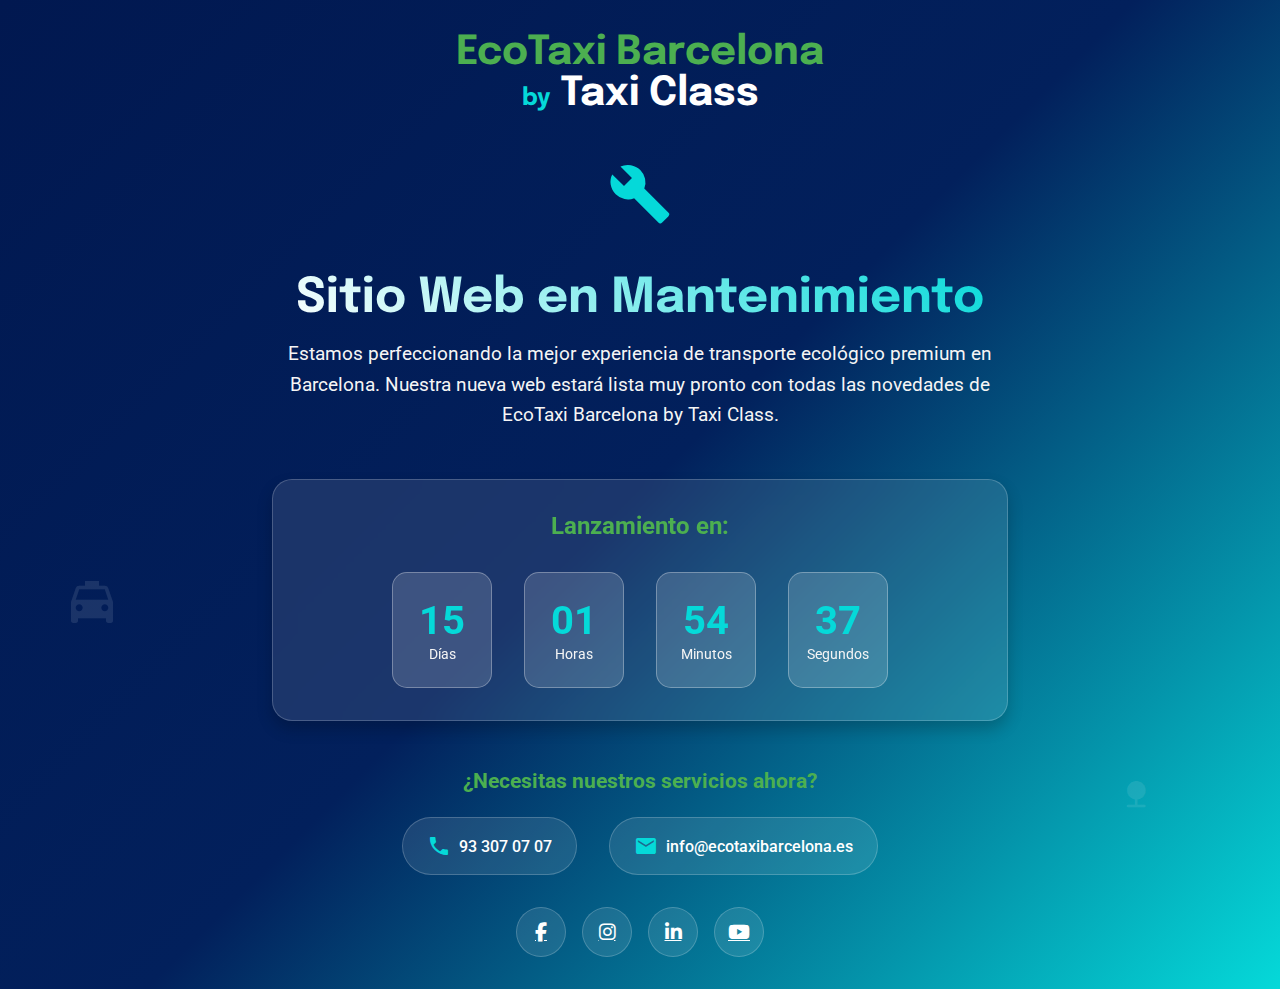
<file: index_construccion.html>
<!DOCTYPE html>
<html lang="es">
<head>
    <meta charset="UTF-8">
    <meta name="viewport" content="width=device-width, initial-scale=1.0">
    <title>EcoTaxi Barcelona by Taxi Class - Próximamente</title>
    <meta name="description" content="EcoTaxi Barcelona by Taxi Class - Estamos trabajando en algo increíble. Próximamente la mejor experiencia de transporte ecológico premium en Barcelona.">
    
    <!-- Favicon -->
    <link rel="icon" type="image/x-icon" href="images/favicon.ico">
    <link rel="shortcut icon" type="image/x-icon" href="images/favicon.ico">
    
    <!-- Material Icons -->
    <link rel="stylesheet" href="https://fonts.googleapis.com/css?family=Roboto:300,400,500,700&display=swap" />
    <link rel="stylesheet" href="https://fonts.googleapis.com/icon?family=Material+Icons" />
    
    <!-- Font Awesome -->
    <link rel="stylesheet" href="https://cdnjs.cloudflare.com/ajax/libs/font-awesome/6.4.0/css/all.min.css">
    
    <!-- Fuentes -->
    <link rel="preconnect" href="https://fonts.googleapis.com">
    <link rel="preconnect" href="https://fonts.gstatic.com" crossorigin>
    <link href="https://fonts.googleapis.com/css2?family=Epilogue:wght@400;600;700&family=Inconsolata:wght@400;600&display=swap" rel="stylesheet">
    
    <style>
        :root {
            --primary-dark: #011850;
            --primary-light: #05D9D9;
            --eco-green: #4CAF50;
            --eco-light: #81C784;
            --bg-white: #FFFFFF;
            --bg-light: #F5F5F5;
            --text-dark: #212121;
            --text-gray: #616161;
            --text-light: #9E9E9E;
            --shadow-lg: 0 8px 16px rgba(0, 0, 0, 0.2);
            --font-primary: 'Epilogue', 'Inconsolata', sans-serif;
            --font-secondary: 'Roboto', sans-serif;
        }

        * {
            margin: 0;
            padding: 0;
            box-sizing: border-box;
        }

        body {
            font-family: var(--font-secondary);
            background: linear-gradient(135deg, var(--primary-dark) 0%, #02205c 50%, var(--primary-light) 100%);
            min-height: 100vh;
            display: flex;
            align-items: center;
            justify-content: center;
            color: var(--bg-white);
            overflow-x: hidden;
        }

        .construction-container {
            text-align: center;
            max-width: 800px;
            padding: 2rem;
            position: relative;
        }

        .logo-section {
            margin-bottom: 3rem;
            animation: fadeInDown 1s ease-out;
        }

        .logo-text {
            font-family: var(--font-primary);
            font-size: 2.5rem;
            font-weight: 700;
            margin-bottom: 0.5rem;
        }

        .eco-text {
            color: var(--eco-green);
        }

        .by-text {
            color: var(--primary-light);
            font-size: 1.5rem;
        }

        .taxiclass-text {
            color: var(--bg-white);
        }

        .main-content {
            animation: fadeInUp 1s ease-out 0.3s both;
        }

        .construction-icon {
            font-size: 4rem;
            color: var(--primary-light);
            margin-bottom: 2rem;
            animation: bounce 2s infinite;
        }

        .main-title {
            font-family: var(--font-primary);
            font-size: 3rem;
            font-weight: 700;
            margin-bottom: 1rem;
            background: linear-gradient(45deg, var(--bg-white), var(--primary-light));
            -webkit-background-clip: text;
            -webkit-text-fill-color: transparent;
            background-clip: text;
        }

        .subtitle {
            font-size: 1.2rem;
            margin-bottom: 3rem;
            color: var(--bg-light);
            line-height: 1.6;
        }

        .countdown-container {
            background: rgba(255, 255, 255, 0.1);
            backdrop-filter: blur(10px);
            border-radius: 20px;
            padding: 2rem;
            margin: 3rem 0;
            border: 1px solid rgba(255, 255, 255, 0.2);
            box-shadow: var(--shadow-lg);
        }

        .countdown-title {
            font-size: 1.5rem;
            margin-bottom: 2rem;
            color: var(--eco-green);
        }

        .countdown {
            display: flex;
            justify-content: center;
            gap: 2rem;
            flex-wrap: wrap;
        }

        .countdown-item {
            background: rgba(255, 255, 255, 0.15);
            border-radius: 15px;
            padding: 1.5rem 1rem;
            min-width: 100px;
            border: 1px solid rgba(255, 255, 255, 0.3);
        }

        .countdown-number {
            font-size: 2.5rem;
            font-weight: 700;
            color: var(--primary-light);
            display: block;
        }

        .countdown-label {
            font-size: 0.9rem;
            color: var(--bg-light);
            margin-top: 0.5rem;
        }

        .features-preview {
            margin: 3rem 0;
            animation: fadeIn 1s ease-out 0.6s both;
        }

        .features-grid {
            display: grid;
            grid-template-columns: repeat(auto-fit, minmax(250px, 1fr));
            gap: 1.5rem;
            margin-top: 2rem;
        }

        .feature-card {
            background: rgba(255, 255, 255, 0.1);
            border-radius: 15px;
            padding: 1.5rem;
            border: 1px solid rgba(255, 255, 255, 0.2);
            transition: transform 0.3s ease;
        }

        .feature-card:hover {
            transform: translateY(-5px);
        }

        .feature-icon {
            font-size: 2.5rem;
            color: var(--eco-green);
            margin-bottom: 1rem;
        }

        .feature-title {
            font-size: 1.1rem;
            font-weight: 600;
            margin-bottom: 0.5rem;
        }

        .feature-description {
            font-size: 0.9rem;
            color: var(--bg-light);
            line-height: 1.4;
        }

        .contact-info {
            margin-top: 3rem;
            animation: fadeIn 1s ease-out 0.9s both;
        }

        .contact-title {
            font-size: 1.3rem;
            margin-bottom: 1.5rem;
            color: var(--eco-green);
        }

        .contact-methods {
            display: flex;
            justify-content: center;
            gap: 2rem;
            flex-wrap: wrap;
        }

        .contact-item {
            display: flex;
            align-items: center;
            gap: 0.5rem;
            background: rgba(255, 255, 255, 0.1);
            padding: 1rem 1.5rem;
            border-radius: 50px;
            border: 1px solid rgba(255, 255, 255, 0.2);
            transition: all 0.3s ease;
        }

        .contact-item:hover {
            background: rgba(255, 255, 255, 0.2);
            transform: translateY(-2px);
        }

        .contact-item i {
            color: var(--primary-light);
        }

        .contact-item a {
            color: var(--bg-white);
            text-decoration: none;
            font-weight: 500;
        }

        .social-links {
            margin-top: 2rem;
            display: flex;
            justify-content: center;
            gap: 1rem;
        }

        .social-link {
            display: flex;
            align-items: center;
            justify-content: center;
            width: 50px;
            height: 50px;
            background: rgba(255, 255, 255, 0.1);
            border-radius: 50%;
            border: 1px solid rgba(255, 255, 255, 0.2);
            color: var(--bg-white);
            font-size: 1.2rem;
            transition: all 0.3s ease;
        }

        .social-link:hover {
            background: var(--primary-light);
            transform: translateY(-3px) scale(1.1);
        }

        .floating-elements {
            position: absolute;
            top: 0;
            left: 0;
            width: 100%;
            height: 100%;
            pointer-events: none;
            overflow: hidden;
        }

        .floating-element {
            position: absolute;
            color: rgba(255, 255, 255, 0.1);
            animation: float 6s ease-in-out infinite;
        }

        .floating-element:nth-child(1) {
            top: 10%;
            left: 10%;
            animation-delay: 0s;
        }

        .floating-element:nth-child(2) {
            top: 20%;
            right: 15%;
            animation-delay: 2s;
        }

        .floating-element:nth-child(3) {
            bottom: 30%;
            left: 5%;
            animation-delay: 4s;
        }

        .floating-element:nth-child(4) {
            bottom: 10%;
            right: 10%;
            animation-delay: 1s;
        }

        @keyframes fadeInDown {
            from {
                opacity: 0;
                transform: translateY(-50px);
            }
            to {
                opacity: 1;
                transform: translateY(0);
            }
        }

        @keyframes fadeInUp {
            from {
                opacity: 0;
                transform: translateY(50px);
            }
            to {
                opacity: 1;
                transform: translateY(0);
            }
        }

        @keyframes fadeIn {
            from {
                opacity: 0;
            }
            to {
                opacity: 1;
            }
        }

        @keyframes bounce {
            0%, 20%, 50%, 80%, 100% {
                transform: translateY(0);
            }
            40% {
                transform: translateY(-10px);
            }
            60% {
                transform: translateY(-5px);
            }
        }

        @keyframes float {
            0%, 100% {
                transform: translateY(0px) rotate(0deg);
            }
            50% {
                transform: translateY(-20px) rotate(180deg);
            }
        }

        @media (max-width: 768px) {
            .construction-container {
                padding: 1rem;
            }

            .logo-text {
                font-size: 2rem;
            }

            .main-title {
                font-size: 2rem;
            }

            .countdown {
                gap: 1rem;
            }

            .countdown-item {
                min-width: 80px;
                padding: 1rem 0.5rem;
            }

            .countdown-number {
                font-size: 2rem;
            }

            .features-grid {
                grid-template-columns: 1fr;
                gap: 1rem;
            }

            .contact-methods {
                flex-direction: column;
                align-items: center;
            }
        }
    </style>
</head>
<body>
    <div class="floating-elements">
        <i class="material-icons floating-element" style="font-size: 3rem;">electric_car</i>
        <i class="material-icons floating-element" style="font-size: 2.5rem;">eco</i>
        <i class="material-icons floating-element" style="font-size: 3.5rem;">local_taxi</i>
        <i class="material-icons floating-element" style="font-size: 2rem;">nature</i>
    </div>

    <div class="construction-container">
        <!-- Logo -->
        <div class="logo-section">
            <h1 class="logo-text">
                <span class="eco-text">EcoTaxi Barcelona</span><br>
                <span class="by-text">by</span>
                <span class="taxiclass-text">Taxi Class</span>
            </h1>
        </div>

        <!-- Contenido Principal -->
        <div class="main-content">
            <div class="construction-icon">
                <i class="material-icons" style="font-size: inherit;">build</i>
            </div>
            
            <h2 class="main-title">Sitio Web en Mantenimiento</h2>
            <p class="subtitle">
                Estamos perfeccionando la mejor experiencia de transporte ecológico premium en Barcelona. 
                Nuestra nueva web estará lista muy pronto con todas las novedades de EcoTaxi Barcelona by Taxi Class.
            </p>

            <!-- Cuenta Atrás -->
            <div class="countdown-container">
                <h3 class="countdown-title">Lanzamiento en:</h3>
                <div class="countdown">
                    <div class="countdown-item">
                        <span class="countdown-number" id="days">--</span>
                        <span class="countdown-label">Días</span>
                    </div>
                    <div class="countdown-item">
                        <span class="countdown-number" id="hours">--</span>
                        <span class="countdown-label">Horas</span>
                    </div>
                    <div class="countdown-item">
                        <span class="countdown-number" id="minutes">--</span>
                        <span class="countdown-label">Minutos</span>
                    </div>
                    <div class="countdown-item">
                        <span class="countdown-number" id="seconds">--</span>
                        <span class="countdown-label">Segundos</span>
                    </div>
                </div>
            </div>



            <!-- Información de Contacto -->
            <div class="contact-info">
                <h3 class="contact-title">¿Necesitas nuestros servicios ahora?</h3>
                <div class="contact-methods">
                    <div class="contact-item">
                        <i class="material-icons">phone</i>
                        <a href="tel:+34933070707">93 307 07 07</a>
                    </div>
                    <div class="contact-item">
                        <i class="material-icons">email</i>
                        <a href="mailto:info@ecotaxibarcelona.es">info@ecotaxibarcelona.es</a>
                    </div>
                </div>

                <!-- Redes Sociales -->
                <div class="social-links">
                    <a href="#" class="social-link" aria-label="Facebook">
                        <i class="fab fa-facebook-f"></i>
                    </a>
                    <a href="#" class="social-link" aria-label="Instagram">
                        <i class="fab fa-instagram"></i>
                    </a>
                    <a href="#" class="social-link" aria-label="LinkedIn">
                        <i class="fab fa-linkedin-in"></i>
                    </a>
                    <a href="#" class="social-link" aria-label="YouTube">
                        <i class="fab fa-youtube"></i>
                    </a>
                </div>
            </div>
        </div>
    </div>

    <script>
        // Configurar fecha de lanzamiento (15 días desde hoy)
        const launchDate = new Date();
        launchDate.setDate(launchDate.getDate() + 15);
        launchDate.setHours(12, 0, 0, 0); // Mediodía

        function updateCountdown() {
            const now = new Date().getTime();
            const distance = launchDate.getTime() - now;

            // Cálculos de tiempo
            const days = Math.floor(distance / (1000 * 60 * 60 * 24));
            const hours = Math.floor((distance % (1000 * 60 * 60 * 24)) / (1000 * 60 * 60));
            const minutes = Math.floor((distance % (1000 * 60 * 60)) / (1000 * 60));
            const seconds = Math.floor((distance % (1000 * 60)) / 1000);

            // Mostrar el resultado
            document.getElementById('days').textContent = days.toString().padStart(2, '0');
            document.getElementById('hours').textContent = hours.toString().padStart(2, '0');
            document.getElementById('minutes').textContent = minutes.toString().padStart(2, '0');
            document.getElementById('seconds').textContent = seconds.toString().padStart(2, '0');

            // Si la cuenta atrás termina
            if (distance < 0) {
                document.querySelector('.countdown-title').textContent = '¡Ya Estamos Aquí!';
                document.getElementById('days').textContent = '00';
                document.getElementById('hours').textContent = '00';
                document.getElementById('minutes').textContent = '00';
                document.getElementById('seconds').textContent = '00';
            }
        }

        // Actualizar la cuenta atrás cada segundo
        updateCountdown();
        setInterval(updateCountdown, 1000);

        // Animación adicional al cargar la página
        window.addEventListener('load', function() {
            document.body.style.overflow = 'hidden';
            setTimeout(() => {
                document.body.style.overflow = 'auto';
            }, 1500);
        });

        // Efecto parallax suave en los elementos flotantes
        window.addEventListener('mousemove', function(e) {
            const floatingElements = document.querySelectorAll('.floating-element');
            const x = e.clientX / window.innerWidth;
            const y = e.clientY / window.innerHeight;

            floatingElements.forEach((element, index) => {
                const speed = (index + 1) * 0.5;
                const rotateX = (y - 0.5) * speed * 10;
                const rotateY = (x - 0.5) * speed * 10;
                
                element.style.transform += ` rotateX(${rotateX}deg) rotateY(${rotateY}deg)`;
            });
        });
    </script>
</body>
</html>
</file>
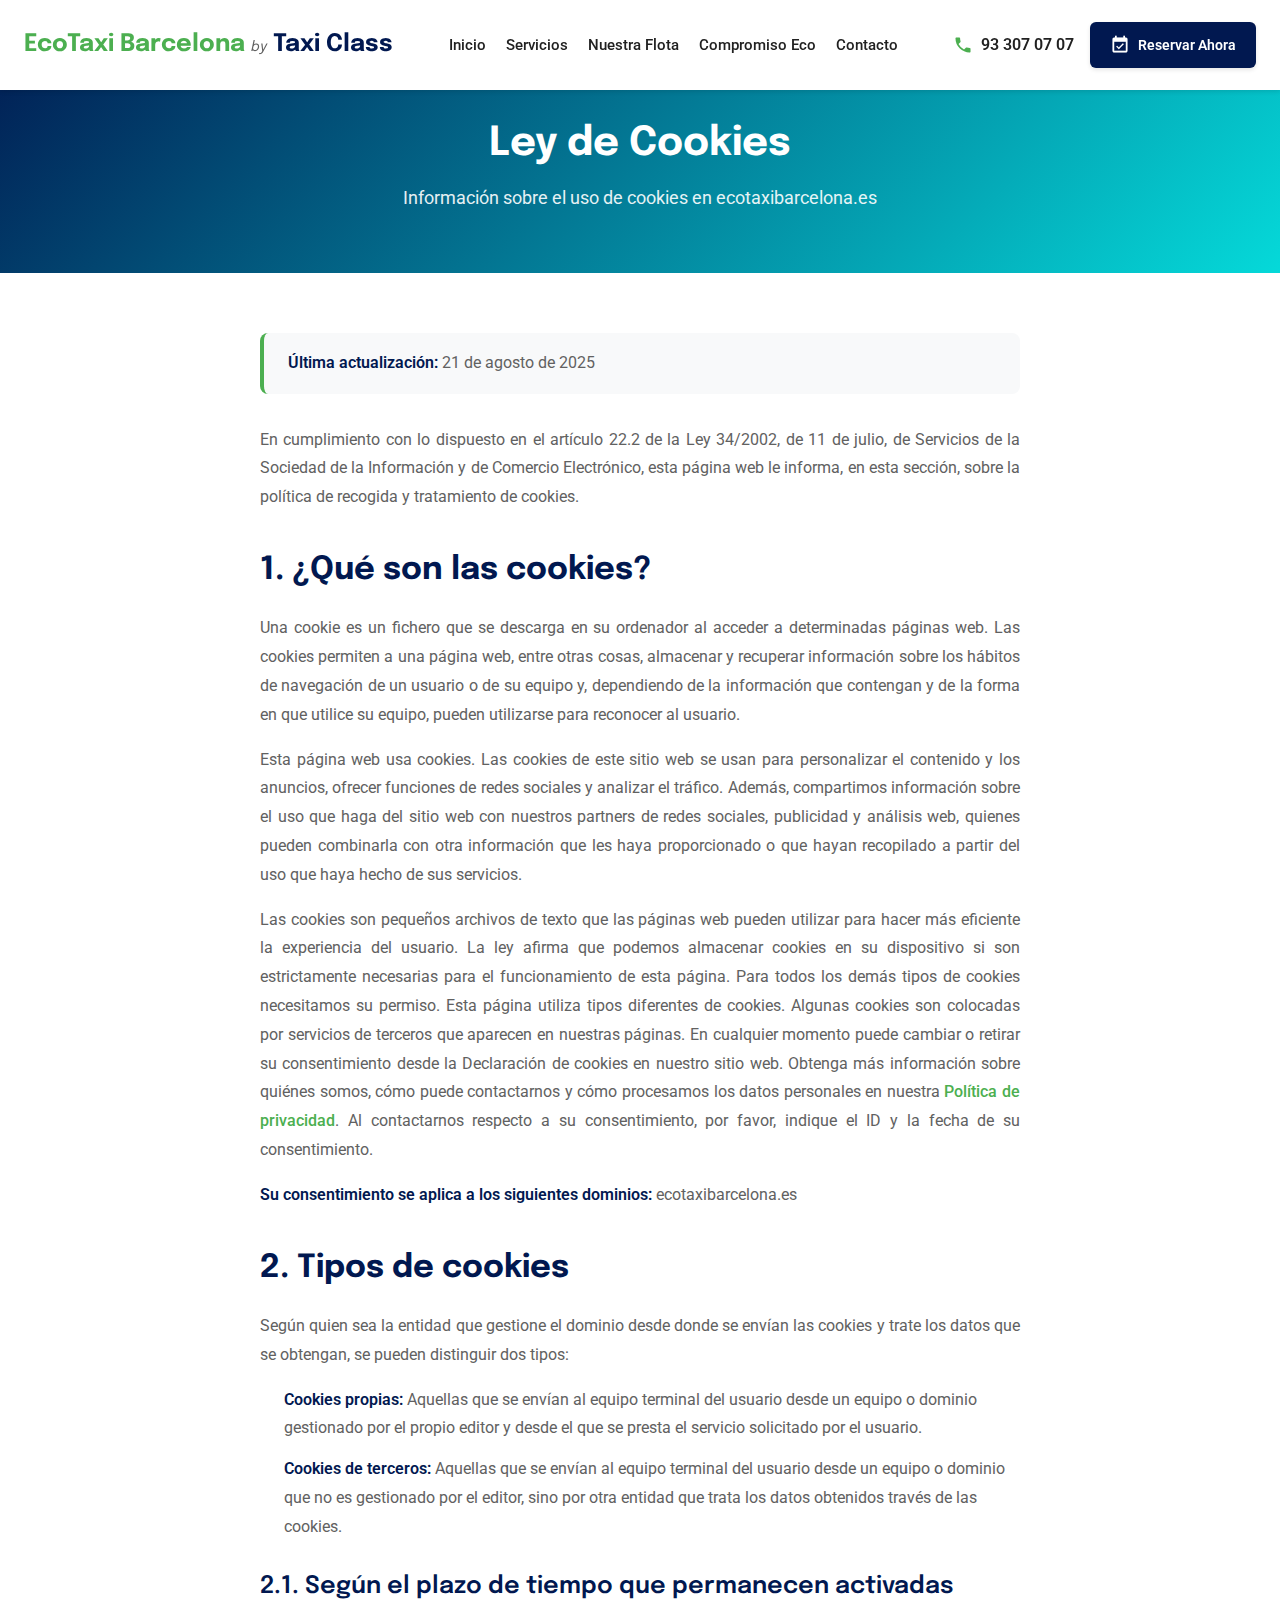
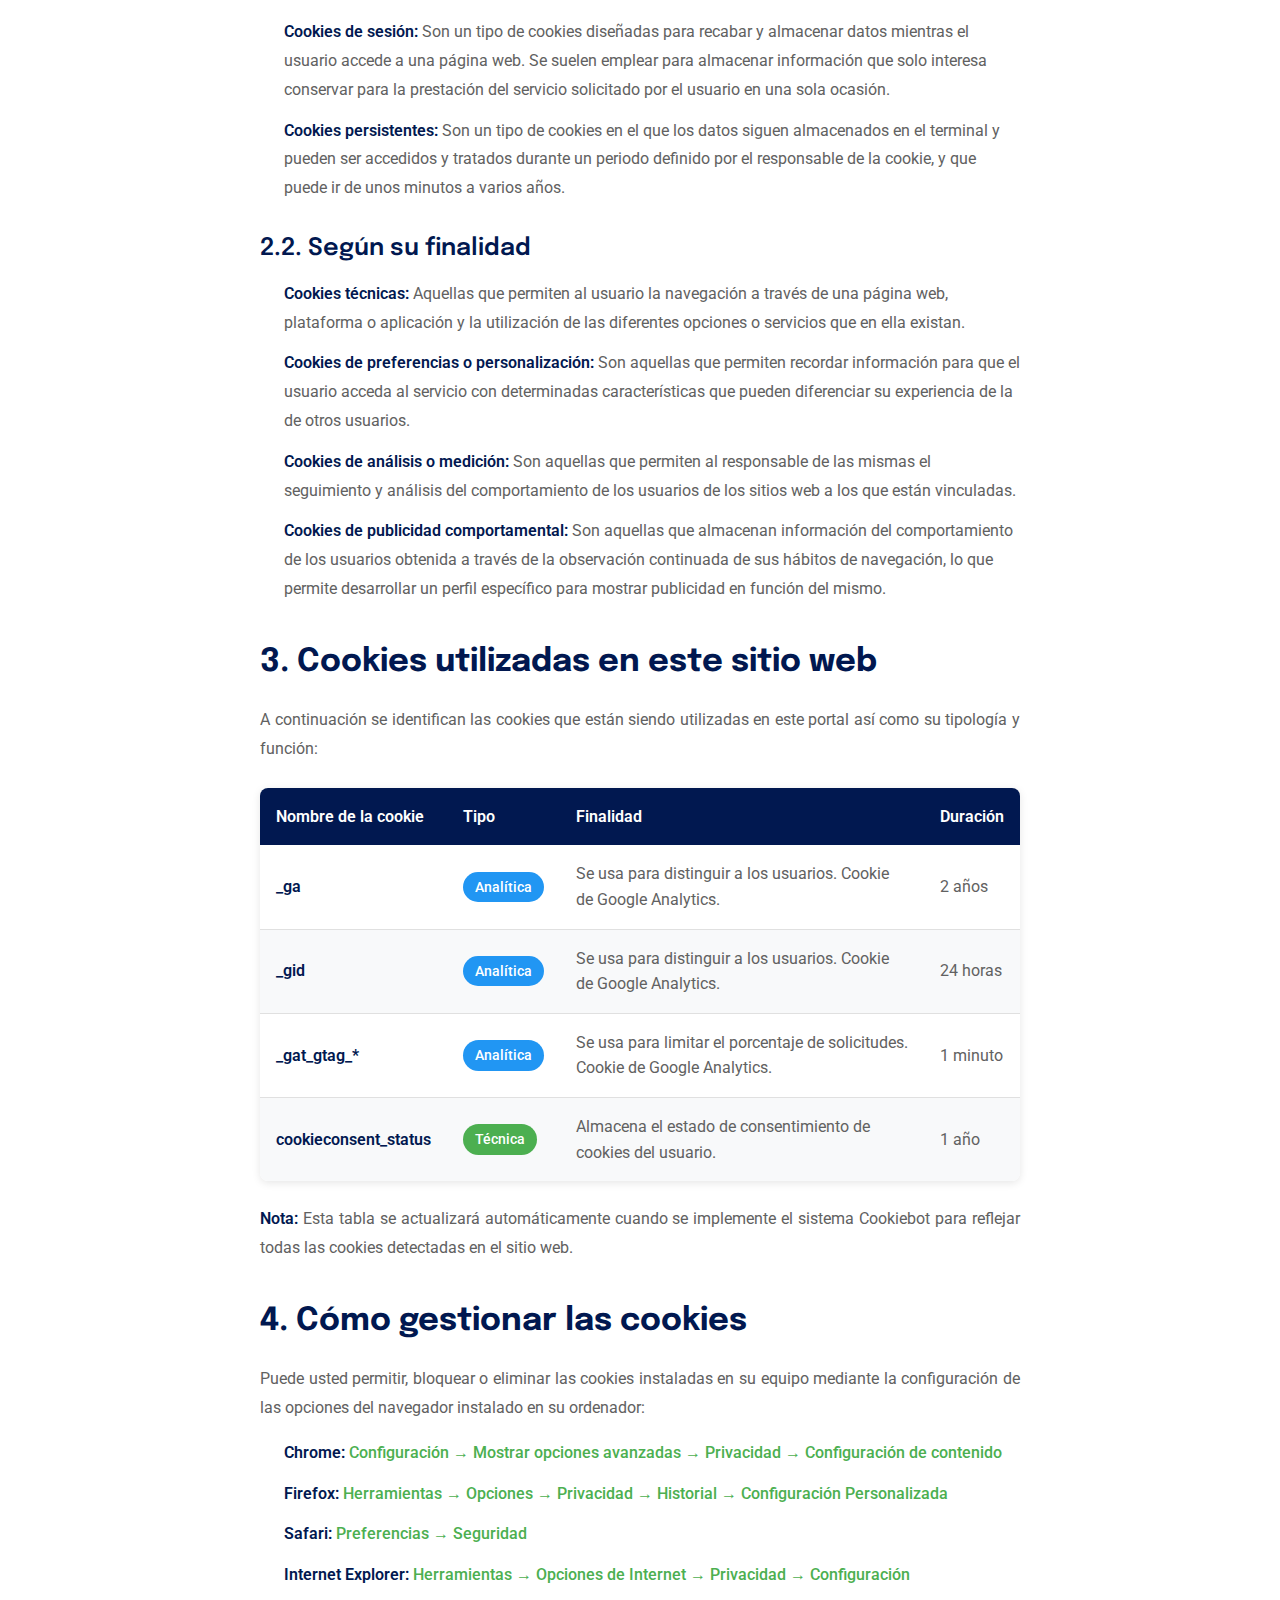
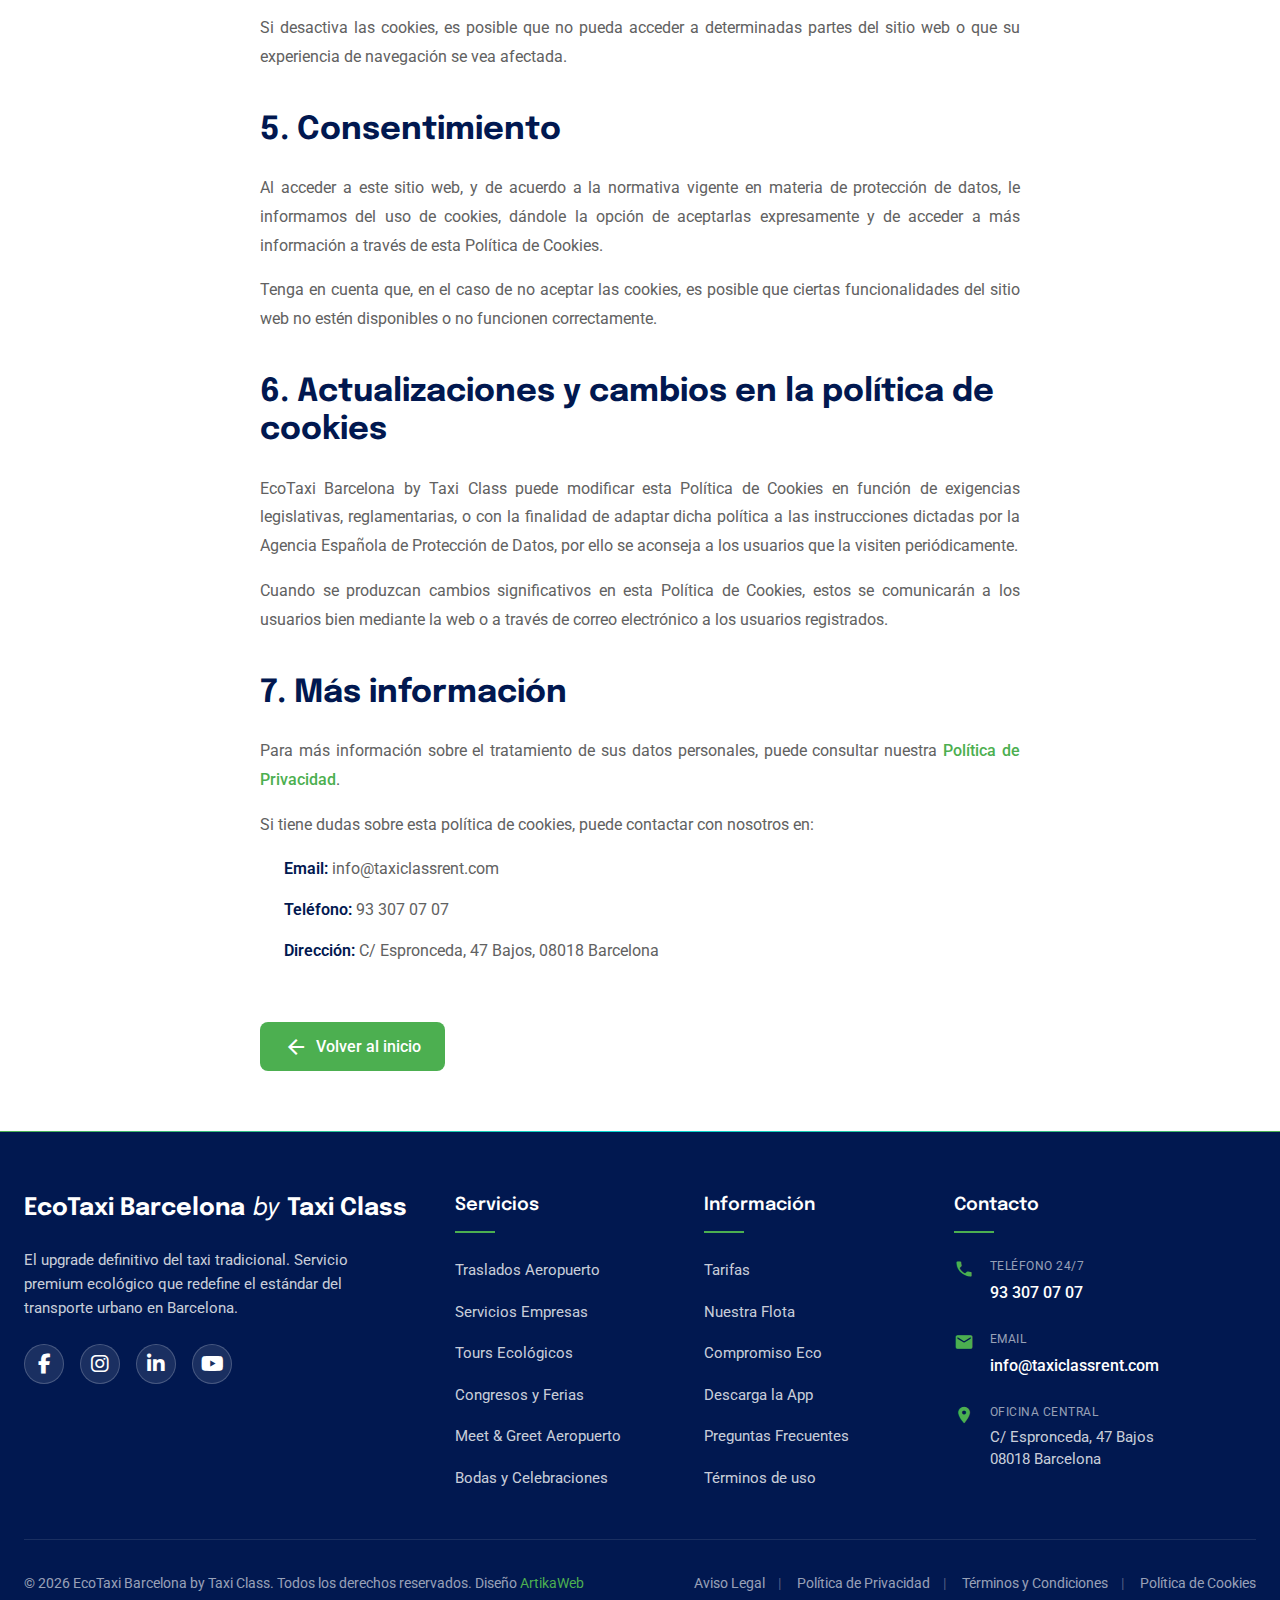
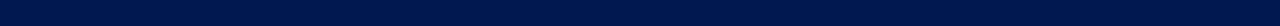
<file: ley-de-cookies.html>
<!DOCTYPE html>
<html lang="es">

<head>
    <meta charset="UTF-8">
    <!-- Google Tag Manager -->
    <script>(function (w, d, s, l, i) {
            w[l] = w[l] || []; w[l].push({
                'gtm.start':
                    new Date().getTime(), event: 'gtm.js'
            }); var f = d.getElementsByTagName(s)[0],
                j = d.createElement(s), dl = l != 'dataLayer' ? '&l=' + l : ''; j.async = true; j.src =
                    'https://www.googletagmanager.com/gtm.js?id=' + i + dl; f.parentNode.insertBefore(j, f);
        })(window, document, 'script', 'dataLayer', 'GTM-PCQXRKN');</script>
    <!-- End Google Tag Manager -->
    <meta name="viewport" content="width=device-width, initial-scale=1.0">
    <title>Ley de Cookies - EcoTaxi Barcelona by Taxi Class</title>
    <meta name="description"
        content="Información sobre el uso de cookies en EcoTaxi Barcelona. Política de cookies y configuración de preferencias.">
    
    <meta name="robots" content="noindex, follow">

    <!-- Favicon -->
    <link rel="icon" type="image/x-icon" href="images/favicon.ico">
    <link rel="shortcut icon" type="image/x-icon" href="images/favicon.ico">

    <!-- Material UI -->
    <link rel="stylesheet" href="https://fonts.googleapis.com/css?family=Roboto:300,400,500,700&display=swap" />
    <link rel="stylesheet" href="https://fonts.googleapis.com/icon?family=Material+Icons" />

    <!-- Font Awesome para iconos de redes sociales -->
    <link rel="stylesheet" href="https://cdnjs.cloudflare.com/ajax/libs/font-awesome/6.4.0/css/all.min.css">

    <!-- Fuentes adicionales -->
    <link rel="preconnect" href="https://fonts.googleapis.com">
    <link rel="preconnect" href="https://fonts.gstatic.com" crossorigin>
    <link
        href="https://fonts.googleapis.com/css2?family=Epilogue:wght@400;600;700&family=Inconsolata:wght@400;600&display=swap"
        rel="stylesheet">

    <!-- Estilos -->
    <link rel="stylesheet" href="css/base.css">
    <link rel="stylesheet" href="css/header.css">
    <link rel="stylesheet" href="css/footer.css">
    <link rel="stylesheet" href="css/responsive.css">
    
    <style>
        /* Estilos específicos para la página legal */
        .legal-hero {
            background: linear-gradient(135deg, #011850 0%, #05D9D9 100%);
            padding: 120px 0 60px;
            color: white;
            text-align: center;
        }
        
        .legal-hero * {
            color: white !important;
        }
        
        .legal-hero h1 {
            font-size: 2.5rem;
            font-weight: 700;
            margin-bottom: 16px;
        }
        
        .legal-hero p {
            font-size: 1.125rem;
            opacity: 0.9;
            max-width: 600px;
            margin: 0 auto;
        }
        
        .legal-content {
            padding: 60px 0;
            background: white;
        }
        
        .legal-content .container {
            max-width: 800px;
            margin: 0 auto;
            padding: 0 20px;
        }
        
        .legal-content h2 {
            font-size: 2rem;
            color: #011850;
            margin: 40px 0 24px;
            font-weight: 700;
        }
        
        .legal-content h3 {
            font-size: 1.5rem;
            color: #011850;
            margin: 32px 0 16px;
            font-weight: 600;
        }
        
        .legal-content h4 {
            font-size: 1.25rem;
            color: #011850;
            margin: 24px 0 16px;
            font-weight: 600;
        }
        
        .legal-content p {
            font-size: 1rem;
            line-height: 1.8;
            color: #616161;
            margin-bottom: 16px;
            text-align: justify;
        }
        
        .legal-content ul {
            margin: 16px 0 24px 24px;
            color: #616161;
        }
        
        .legal-content li {
            margin-bottom: 12px;
            line-height: 1.8;
        }
        
        .legal-content strong {
            color: #011850;
            font-weight: 600;
        }
        
        .legal-content a {
            color: #4CAF50;
            text-decoration: none;
            font-weight: 500;
            transition: color 0.3s ease;
        }
        
        .legal-content a:hover {
            color: #388E3C;
            text-decoration: underline;
        }
        
        .cookie-table {
            width: 100%;
            border-collapse: collapse;
            margin: 24px 0;
            box-shadow: 0 2px 8px rgba(0,0,0,0.1);
            border-radius: 8px;
            overflow: hidden;
        }
        
        .cookie-table th {
            background: #011850;
            color: white;
            padding: 16px;
            text-align: left;
            font-weight: 600;
        }
        
        .cookie-table td {
            padding: 16px;
            border-bottom: 1px solid #e0e0e0;
            color: #616161;
        }
        
        .cookie-table tr:nth-child(even) {
            background: #f8f9fa;
        }
        
        .cookie-table tr:last-child td {
            border-bottom: none;
        }
        
        .cookie-type {
            display: inline-block;
            background: #4CAF50;
            color: white;
            padding: 4px 12px;
            border-radius: 16px;
            font-size: 0.875rem;
            font-weight: 500;
        }
        
        .cookie-type.analytics {
            background: #2196F3;
        }
        
        .cookie-type.marketing {
            background: #FF5722;
        }
        
        .cookie-type.functional {
            background: #9C27B0;
        }
        
        .last-updated {
            background: #f8f9fa;
            padding: 16px 24px;
            border-radius: 8px;
            margin-bottom: 32px;
            border-left: 4px solid #4CAF50;
        }
        
        .last-updated p {
            margin: 0;
            color: #616161;
        }
        
        .back-to-home {
            display: inline-flex;
            align-items: center;
            gap: 8px;
            margin-top: 32px;
            padding: 12px 24px;
            background: #4CAF50;
            color: white !important;
            text-decoration: none;
            border-radius: 8px;
            font-weight: 600;
            transition: all 0.3s ease;
        }
        
        .back-to-home:hover {
            background: #388E3C;
            color: white !important;
            transform: translateY(-2px);
            box-shadow: 0 4px 12px rgba(76, 175, 80, 0.3);
            text-decoration: none;
        }
        
        @media (max-width: 768px) {
            .legal-hero h1 {
                font-size: 2rem;
            }
            
            .legal-content h2 {
                font-size: 1.5rem;
            }
            
            .legal-content h3 {
                font-size: 1.25rem;
            }
            
            .cookie-table {
                font-size: 0.875rem;
            }
            
            .cookie-table th,
            .cookie-table td {
                padding: 12px;
            }
        }
    </style>
</head>

<body>
    <!-- Google Tag Manager (noscript) -->
    <noscript><iframe src="https://www.googletagmanager.com/ns.html?id=GTM-PCQXRKN" height="0" width="0"
            style="display:none;visibility:hidden"></iframe></noscript>
    <!-- End Google Tag Manager (noscript) -->

    <!-- Header -->
    <header class="main-header">
        <div class="header-container">
            <div class="logo-section">
                <h1 class="logo-text">
                    <a href="index.html" style="text-decoration: none; color: inherit;">
                        <span class="eco-text">EcoTaxi Barcelona</span>
                        <span class="by-text">by</span>
                        <span class="taxiclass-text">Taxi Class</span>
                    </a>
                </h1>
            </div>

            <nav class="main-nav">
                <ul class="nav-list">
                    <li><a href="index.html#inicio">Inicio</a></li>
                    <li><a href="index.html#servicios">Servicios</a></li>
                    <li><a href="index.html#flota">Nuestra Flota</a></li>
                    <li><a href="index.html#compromiso">Compromiso Eco</a></li>
                    <li><a href="index.html#contacto">Contacto</a></li>
                </ul>
            </nav>

            <div class="header-actions">
                <a href="tel:+34933070707" class="phone-number">
                    <i class="material-icons">phone</i>
                    <span>93 307 07 07</span>
                </a>
                <a href="https://taxiclassrent.com/reservas/" target="_blank" rel="noopener noreferrer"
                    class="reserve-btn">
                    <i class="material-icons">event_available</i>
                    Reservar Ahora
                </a>
            </div>

            <button class="mobile-menu-toggle">
                <i class="material-icons">menu</i>
            </button>
        </div>
    </header>

    <!-- Hero Legal -->
    <section class="legal-hero">
        <div class="container">
            <h1>Ley de Cookies</h1>
            <p>Información sobre el uso de cookies en ecotaxibarcelona.es</p>
        </div>
    </section>

    <!-- Legal Content -->
    <section class="legal-content">
        <div class="container">
            <div class="last-updated">
                <p><strong>Última actualización:</strong> 21 de agosto de 2025</p>
            </div>

            <p>En cumplimiento con lo dispuesto en el artículo 22.2 de la Ley 34/2002, de 11 de julio, de Servicios de la Sociedad de la Información y de Comercio Electrónico, esta página web le informa, en esta sección, sobre la política de recogida y tratamiento de cookies.</p>

            <h2>1. ¿Qué son las cookies?</h2>
            <p>Una cookie es un fichero que se descarga en su ordenador al acceder a determinadas páginas web. Las cookies permiten a una página web, entre otras cosas, almacenar y recuperar información sobre los hábitos de navegación de un usuario o de su equipo y, dependiendo de la información que contengan y de la forma en que utilice su equipo, pueden utilizarse para reconocer al usuario.</p>

            <p>Esta página web usa cookies. Las cookies de este sitio web se usan para personalizar el contenido y los anuncios, ofrecer funciones de redes sociales y analizar el tráfico. Además, compartimos información sobre el uso que haga del sitio web con nuestros partners de redes sociales, publicidad y análisis web, quienes pueden combinarla con otra información que les haya proporcionado o que hayan recopilado a partir del uso que haya hecho de sus servicios.</p>

            <p>Las cookies son pequeños archivos de texto que las páginas web pueden utilizar para hacer más eficiente la experiencia del usuario. La ley afirma que podemos almacenar cookies en su dispositivo si son estrictamente necesarias para el funcionamiento de esta página. Para todos los demás tipos de cookies necesitamos su permiso. Esta página utiliza tipos diferentes de cookies. Algunas cookies son colocadas por servicios de terceros que aparecen en nuestras páginas. En cualquier momento puede cambiar o retirar su consentimiento desde la Declaración de cookies en nuestro sitio web. Obtenga más información sobre quiénes somos, cómo puede contactarnos y cómo procesamos los datos personales en nuestra <a href="politica-de-privacidad.html">Política de privacidad</a>. Al contactarnos respecto a su consentimiento, por favor, indique el ID y la fecha de su consentimiento.</p>

            <p><strong>Su consentimiento se aplica a los siguientes dominios:</strong> ecotaxibarcelona.es</p>

            <h2>2. Tipos de cookies</h2>
            <p>Según quien sea la entidad que gestione el dominio desde donde se envían las cookies y trate los datos que se obtengan, se pueden distinguir dos tipos:</p>

            <ul>
                <li><strong>Cookies propias:</strong> Aquellas que se envían al equipo terminal del usuario desde un equipo o dominio gestionado por el propio editor y desde el que se presta el servicio solicitado por el usuario.</li>
                <li><strong>Cookies de terceros:</strong> Aquellas que se envían al equipo terminal del usuario desde un equipo o dominio que no es gestionado por el editor, sino por otra entidad que trata los datos obtenidos través de las cookies.</li>
            </ul>

            <h3>2.1. Según el plazo de tiempo que permanecen activadas</h3>
            <ul>
                <li><strong>Cookies de sesión:</strong> Son un tipo de cookies diseñadas para recabar y almacenar datos mientras el usuario accede a una página web. Se suelen emplear para almacenar información que solo interesa conservar para la prestación del servicio solicitado por el usuario en una sola ocasión.</li>
                <li><strong>Cookies persistentes:</strong> Son un tipo de cookies en el que los datos siguen almacenados en el terminal y pueden ser accedidos y tratados durante un periodo definido por el responsable de la cookie, y que puede ir de unos minutos a varios años.</li>
            </ul>

            <h3>2.2. Según su finalidad</h3>
            <ul>
                <li><strong>Cookies técnicas:</strong> Aquellas que permiten al usuario la navegación a través de una página web, plataforma o aplicación y la utilización de las diferentes opciones o servicios que en ella existan.</li>
                <li><strong>Cookies de preferencias o personalización:</strong> Son aquellas que permiten recordar información para que el usuario acceda al servicio con determinadas características que pueden diferenciar su experiencia de la de otros usuarios.</li>
                <li><strong>Cookies de análisis o medición:</strong> Son aquellas que permiten al responsable de las mismas el seguimiento y análisis del comportamiento de los usuarios de los sitios web a los que están vinculadas.</li>
                <li><strong>Cookies de publicidad comportamental:</strong> Son aquellas que almacenan información del comportamiento de los usuarios obtenida a través de la observación continuada de sus hábitos de navegación, lo que permite desarrollar un perfil específico para mostrar publicidad en función del mismo.</li>
            </ul>

            <h2>3. Cookies utilizadas en este sitio web</h2>
            <p>A continuación se identifican las cookies que están siendo utilizadas en este portal así como su tipología y función:</p>

            <table class="cookie-table">
                <thead>
                    <tr>
                        <th>Nombre de la cookie</th>
                        <th>Tipo</th>
                        <th>Finalidad</th>
                        <th>Duración</th>
                    </tr>
                </thead>
                <tbody>
                    <tr>
                        <td><strong>_ga</strong></td>
                        <td><span class="cookie-type analytics">Analítica</span></td>
                        <td>Se usa para distinguir a los usuarios. Cookie de Google Analytics.</td>
                        <td>2 años</td>
                    </tr>
                    <tr>
                        <td><strong>_gid</strong></td>
                        <td><span class="cookie-type analytics">Analítica</span></td>
                        <td>Se usa para distinguir a los usuarios. Cookie de Google Analytics.</td>
                        <td>24 horas</td>
                    </tr>
                    <tr>
                        <td><strong>_gat_gtag_*</strong></td>
                        <td><span class="cookie-type analytics">Analítica</span></td>
                        <td>Se usa para limitar el porcentaje de solicitudes. Cookie de Google Analytics.</td>
                        <td>1 minuto</td>
                    </tr>
                    <tr>
                        <td><strong>cookieconsent_status</strong></td>
                        <td><span class="cookie-type">Técnica</span></td>
                        <td>Almacena el estado de consentimiento de cookies del usuario.</td>
                        <td>1 año</td>
                    </tr>
                </tbody>
            </table>

            <p><strong>Nota:</strong> Esta tabla se actualizará automáticamente cuando se implemente el sistema Cookiebot para reflejar todas las cookies detectadas en el sitio web.</p>

            <h2>4. Cómo gestionar las cookies</h2>
            <p>Puede usted permitir, bloquear o eliminar las cookies instaladas en su equipo mediante la configuración de las opciones del navegador instalado en su ordenador:</p>

            <ul>
                <li><strong>Chrome:</strong> <a href="https://support.google.com/chrome/answer/95647?hl=es" target="_blank" rel="noopener noreferrer">Configuración → Mostrar opciones avanzadas → Privacidad → Configuración de contenido</a></li>
                <li><strong>Firefox:</strong> <a href="https://support.mozilla.org/es/kb/habilitar-y-deshabilitar-cookies-sitios-web-rastrear-preferencias" target="_blank" rel="noopener noreferrer">Herramientas → Opciones → Privacidad → Historial → Configuración Personalizada</a></li>
                <li><strong>Safari:</strong> <a href="https://support.apple.com/es-es/guide/safari/sfri11471/mac" target="_blank" rel="noopener noreferrer">Preferencias → Seguridad</a></li>
                <li><strong>Internet Explorer:</strong> <a href="https://support.microsoft.com/es-es/windows/eliminar-y-administrar-cookies-168dab11-0753-043d-7c16-ede5947fc64d" target="_blank" rel="noopener noreferrer">Herramientas → Opciones de Internet → Privacidad → Configuración</a></li>
            </ul>

            <p>Si desactiva las cookies, es posible que no pueda acceder a determinadas partes del sitio web o que su experiencia de navegación se vea afectada.</p>

            <h2>5. Consentimiento</h2>
            <p>Al acceder a este sitio web, y de acuerdo a la normativa vigente en materia de protección de datos, le informamos del uso de cookies, dándole la opción de aceptarlas expresamente y de acceder a más información a través de esta Política de Cookies.</p>

            <p>Tenga en cuenta que, en el caso de no aceptar las cookies, es posible que ciertas funcionalidades del sitio web no estén disponibles o no funcionen correctamente.</p>

            <h2>6. Actualizaciones y cambios en la política de cookies</h2>
            <p>EcoTaxi Barcelona by Taxi Class puede modificar esta Política de Cookies en función de exigencias legislativas, reglamentarias, o con la finalidad de adaptar dicha política a las instrucciones dictadas por la Agencia Española de Protección de Datos, por ello se aconseja a los usuarios que la visiten periódicamente.</p>

            <p>Cuando se produzcan cambios significativos en esta Política de Cookies, estos se comunicarán a los usuarios bien mediante la web o a través de correo electrónico a los usuarios registrados.</p>

            <h2>7. Más información</h2>
            <p>Para más información sobre el tratamiento de sus datos personales, puede consultar nuestra <a href="politica-de-privacidad.html">Política de Privacidad</a>.</p>

            <p>Si tiene dudas sobre esta política de cookies, puede contactar con nosotros en:</p>
            <ul>
                <li><strong>Email:</strong> info@taxiclassrent.com</li>
                <li><strong>Teléfono:</strong> 93 307 07 07</li>
                <li><strong>Dirección:</strong> C/ Espronceda, 47 Bajos, 08018 Barcelona</li>
            </ul>

            <a href="index.html" class="back-to-home">
                <i class="material-icons">arrow_back</i>
                Volver al inicio
            </a>
        </div>
    </section>

    <!-- Footer -->
    <footer class="main-footer" id="contacto">
        <div class="container">
            <div class="footer-content">
                <div class="footer-column">
                    <h3 class="footer-title" style="white-space: nowrap;">EcoTaxi Barcelona <span
                            style="font-weight: normal; font-style: italic;">by</span> Taxi Class</h3>
                    <p class="footer-description">
                        El upgrade definitivo del taxi tradicional. Servicio premium ecológico
                        que redefine el estándar del transporte urbano en Barcelona.
                    </p>
                    <div class="footer-social">
                        <a href="https://www.facebook.com/taxiclass" target="_blank" rel="noopener noreferrer"
                            aria-label="Facebook"><i class="fab fa-facebook-f"></i></a>
                        <a href="https://www.instagram.com/taxiclassbarcelona/" target="_blank"
                            rel="noopener noreferrer" aria-label="Instagram"><i class="fab fa-instagram"></i></a>
                        <a href="https://www.linkedin.com/company/taxiclass/" target="_blank" rel="noopener noreferrer"
                            aria-label="LinkedIn"><i class="fab fa-linkedin-in"></i></a>
                        <a href="https://www.youtube.com/@TaxiClass" target="_blank" rel="noopener noreferrer"
                            aria-label="YouTube"><i class="fab fa-youtube"></i></a>
                    </div>
                </div>

                <div class="footer-column">
                    <h4 class="footer-heading">Servicios</h4>
                    <ul class="footer-links">
                        <li><a href="index.html#aeropuerto">Traslados Aeropuerto</a></li>
                        <li><a href="index.html#corporativo">Servicios Empresas</a></li>
                        <li><a href="index.html#tours">Tours Ecológicos</a></li>
                        <li><a href="index.html#congresos">Congresos y Ferias</a></li>
                        <li><a href="index.html#meet-greet">Meet & Greet Aeropuerto</a></li>
                        <li><a href="index.html#bodas">Bodas y Celebraciones</a></li>
                    </ul>
                </div>

                <div class="footer-column">
                    <h4 class="footer-heading">Información</h4>
                    <ul class="footer-links">
                        <li><a href="https://taxiclassrent.com/contacto/" target="_blank"
                                rel="noopener noreferrer">Tarifas</a></li>
                        <li><a href="https://taxiclassrent.com/vehicle/" target="_blank"
                                rel="noopener noreferrer">Nuestra Flota</a></li>
                        <li><a href="https://taxiclassrent.com/compromiso-medioambiental/" target="_blank"
                                rel="noopener noreferrer">Compromiso Eco</a></li>
                        <li><a href="https://taxiclassrent.com/app-taxi-class/" target="_blank"
                                rel="noopener noreferrer">Descarga la App</a></li>
                        <li><a href="https://taxiclassrent.com/contacto/" target="_blank"
                                rel="noopener noreferrer">Preguntas Frecuentes</a></li>
                        <li><a href="terminos-de-uso.html">Términos de uso</a>
                        </li>
                    </ul>
                </div>

                <div class="footer-column">
                    <h4 class="footer-heading">Contacto</h4>
                    <div class="footer-contact">
                        <div class="contact-item">
                            <i class="material-icons">phone</i>
                            <div>
                                <p>Teléfono 24/7</p>
                                <a href="tel:+34933070707">93 307 07 07</a>
                            </div>
                        </div>
                        <div class="contact-item">
                            <i class="material-icons">email</i>
                            <div>
                                <p>Email</p>
                                <a href="mailto:info@taxiclassrent.com">info@taxiclassrent.com</a>
                            </div>
                        </div>
                        <div class="contact-item">
                            <i class="material-icons">location_on</i>
                            <div>
                                <p>Oficina Central</p>
                                <address>C/ Espronceda, 47 Bajos<br>08018 Barcelona</address>
                            </div>
                        </div>
                    </div>
                </div>
            </div>

            <div class="footer-bottom">
                <div class="footer-legal">
                    <p>&copy; <span id="current-year">2024</span> EcoTaxi Barcelona by Taxi Class. Todos los derechos
                        reservados. Diseño <a href="https://artikaweb.com" target="_blank"
                            rel="noopener noreferrer">ArtikaWeb</a></p>
                    <div class="legal-links">
                        <a href="aviso-legal.html">Aviso Legal</a>
                        <a href="politica-de-privacidad.html">Política de Privacidad</a>
                        <a href="terminos-de-uso.html">Términos y Condiciones</a>
                        <a href="ley-de-cookies.html">Política de Cookies</a>
                    </div>
                </div>
            </div>
        </div>
    </footer>

    <!-- Scripts -->
    <script src="https://code.jquery.com/jquery-3.7.1.min.js"></script>
    <script src="js/main.js"></script>
</body>

</html>
</file>
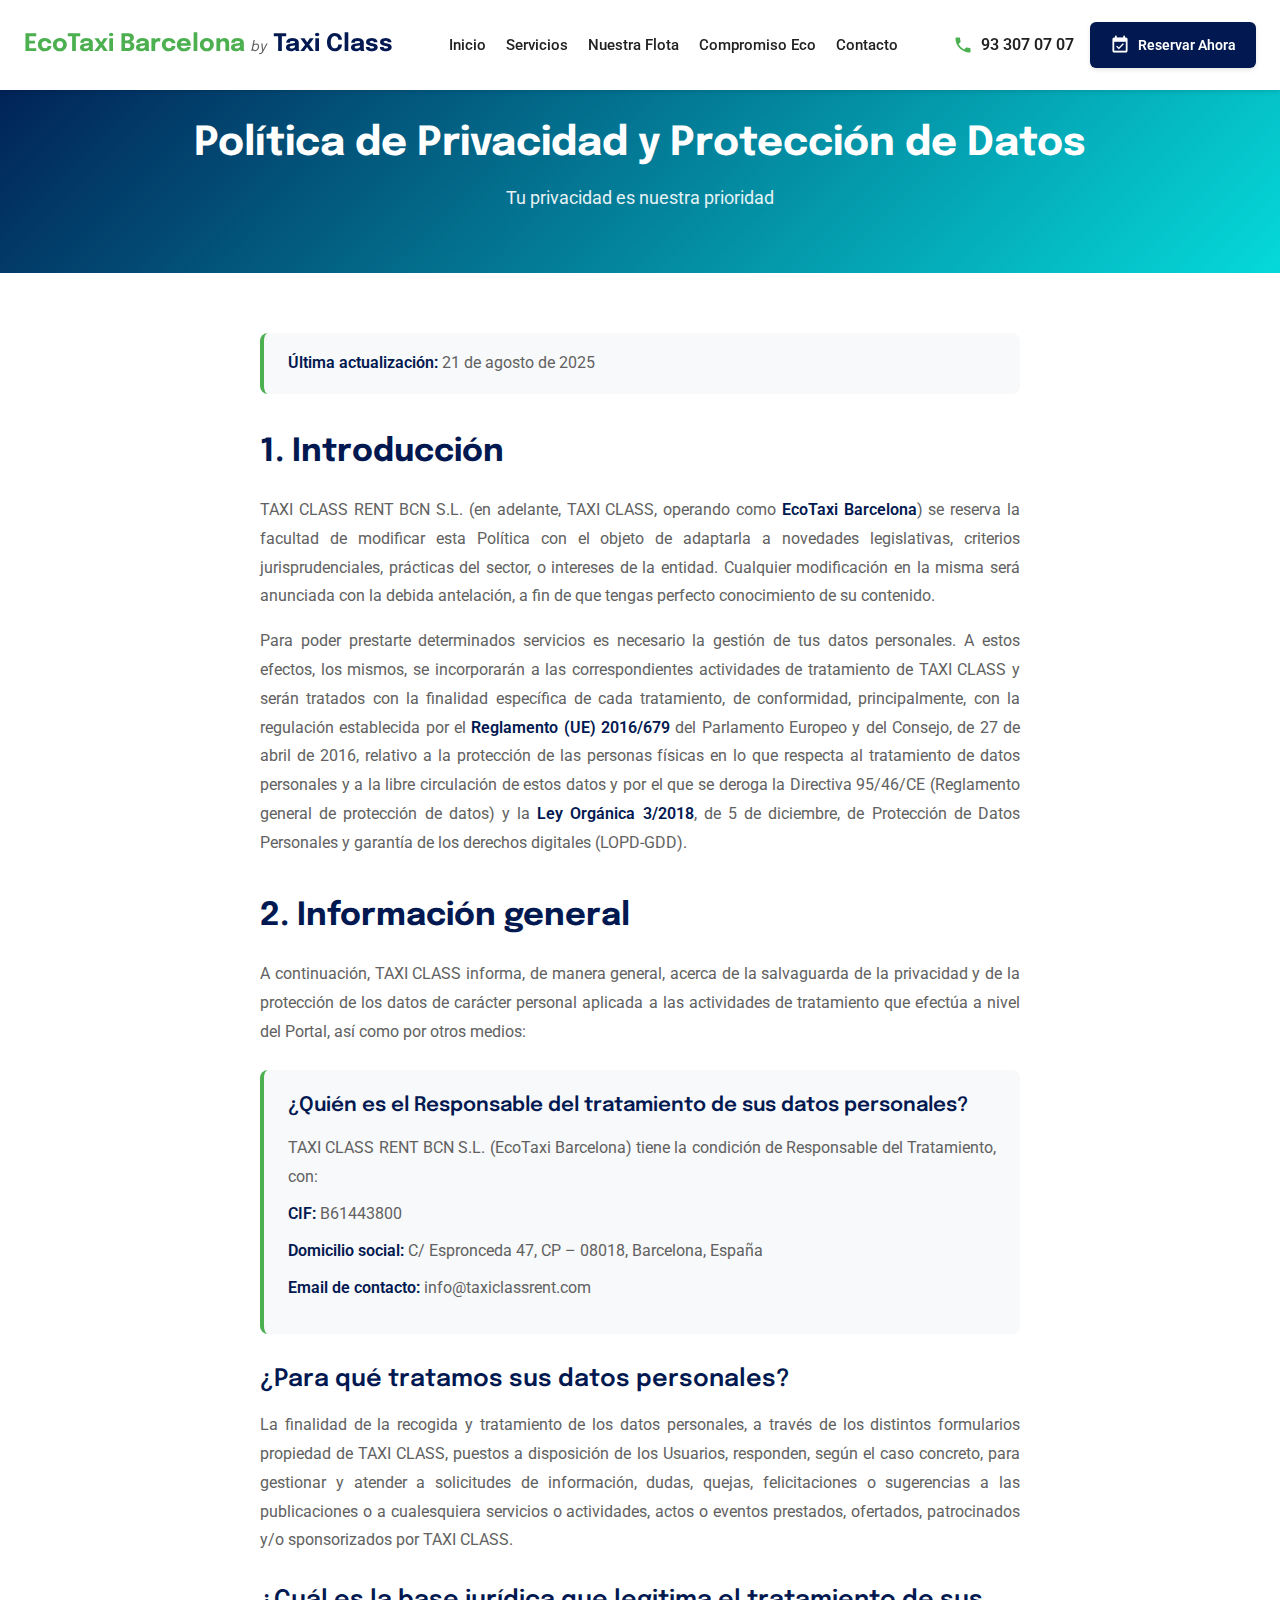
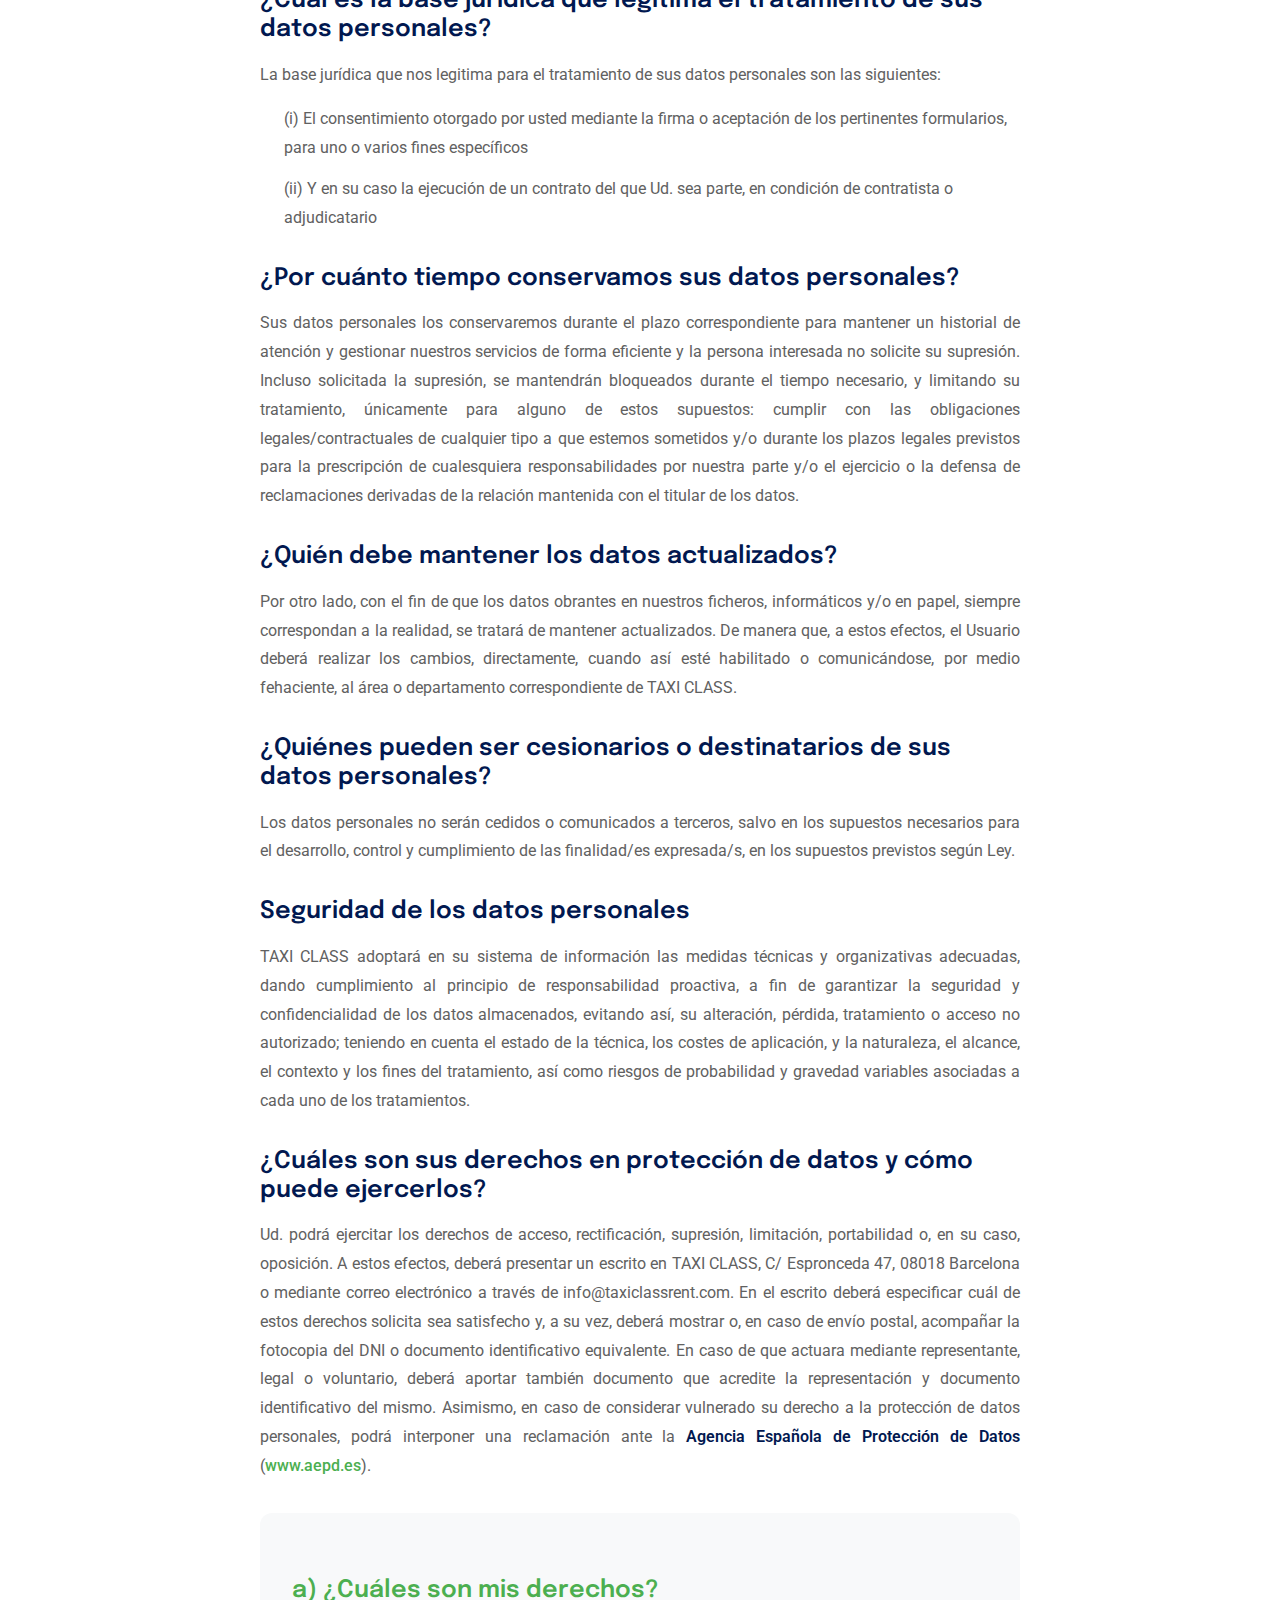
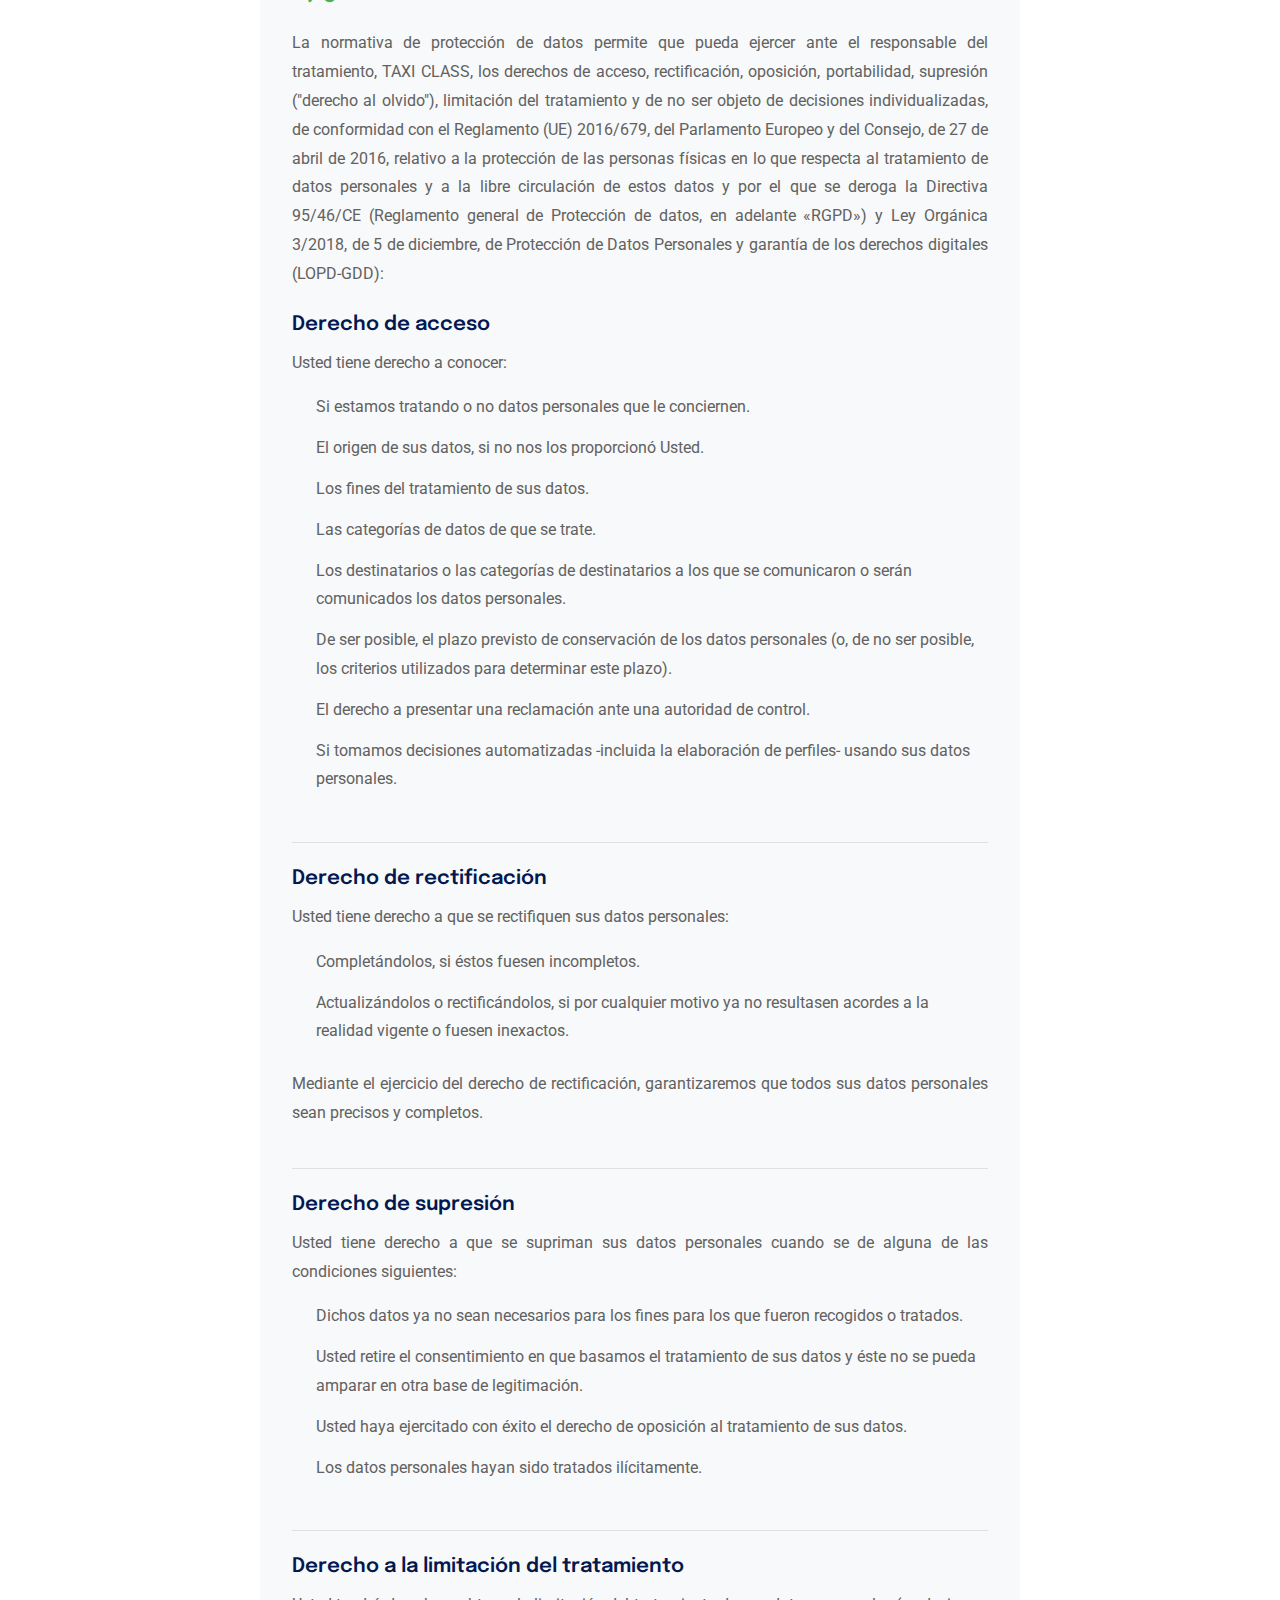
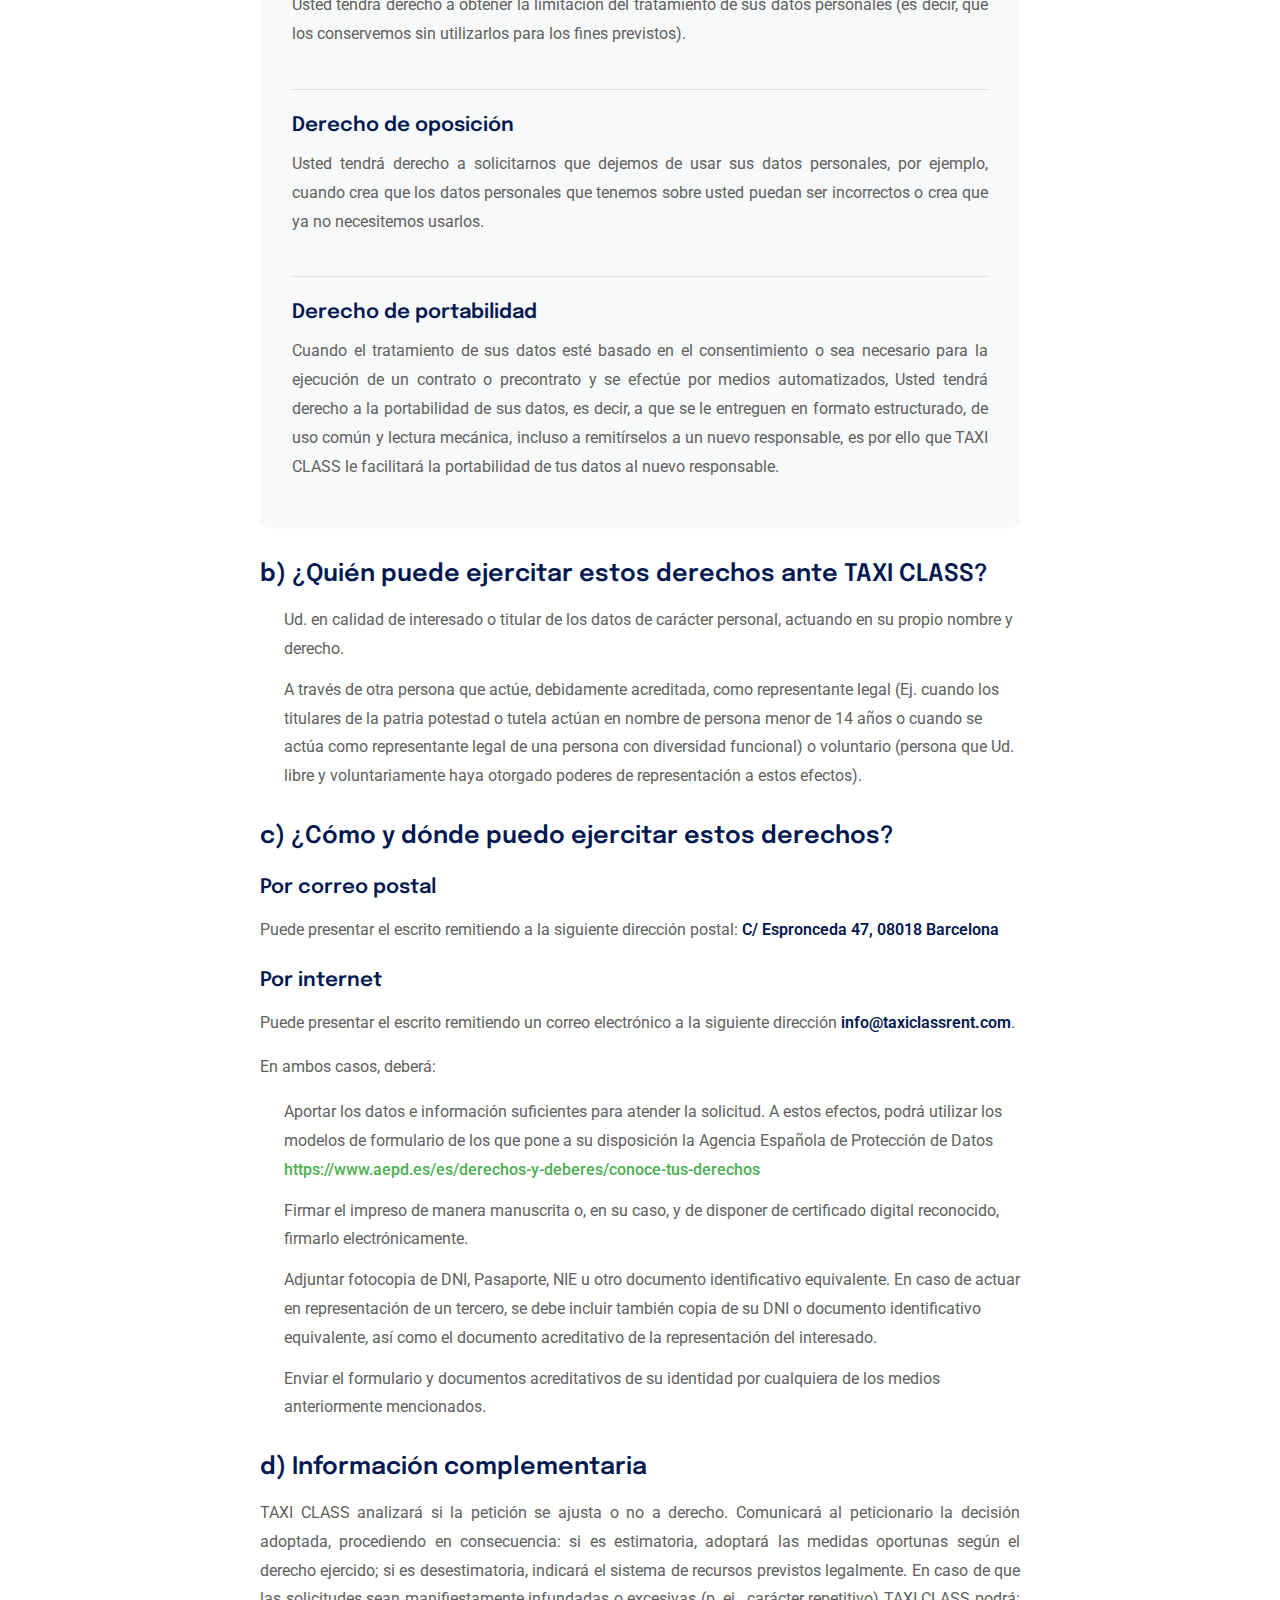
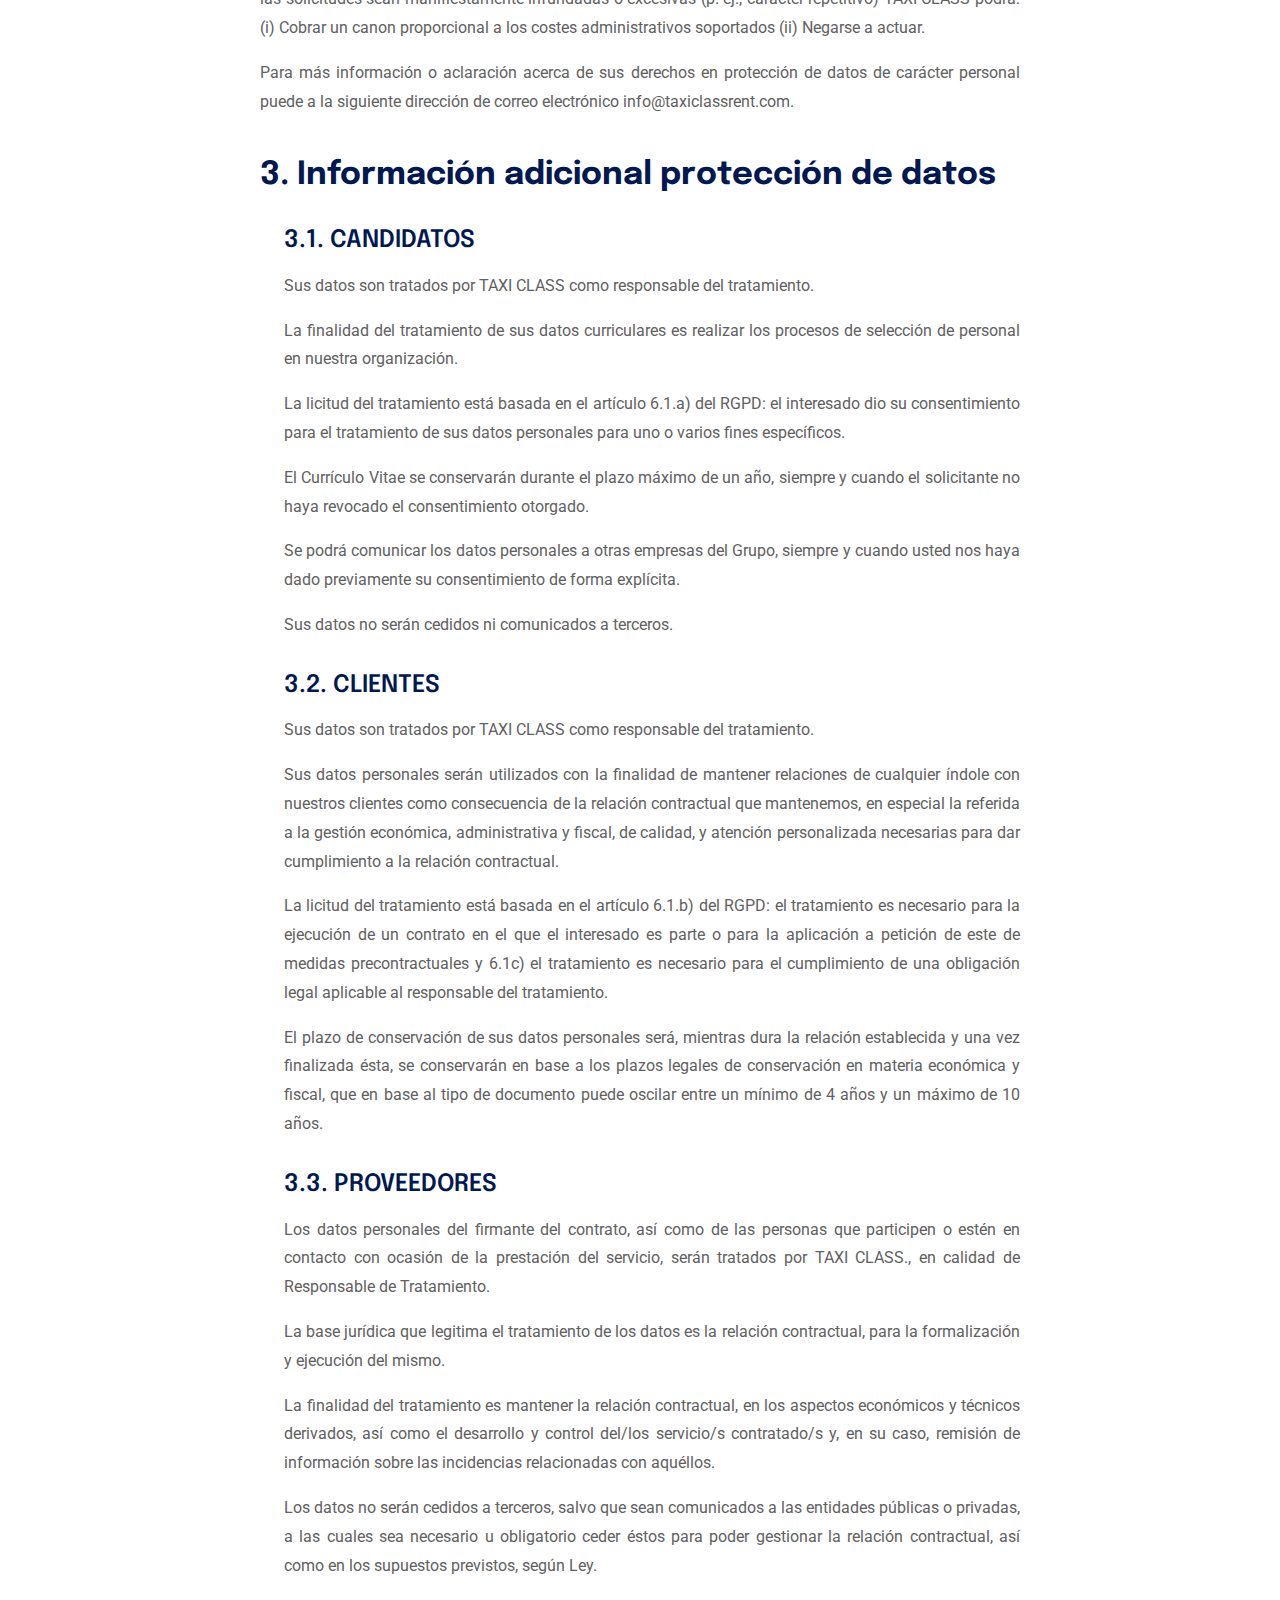
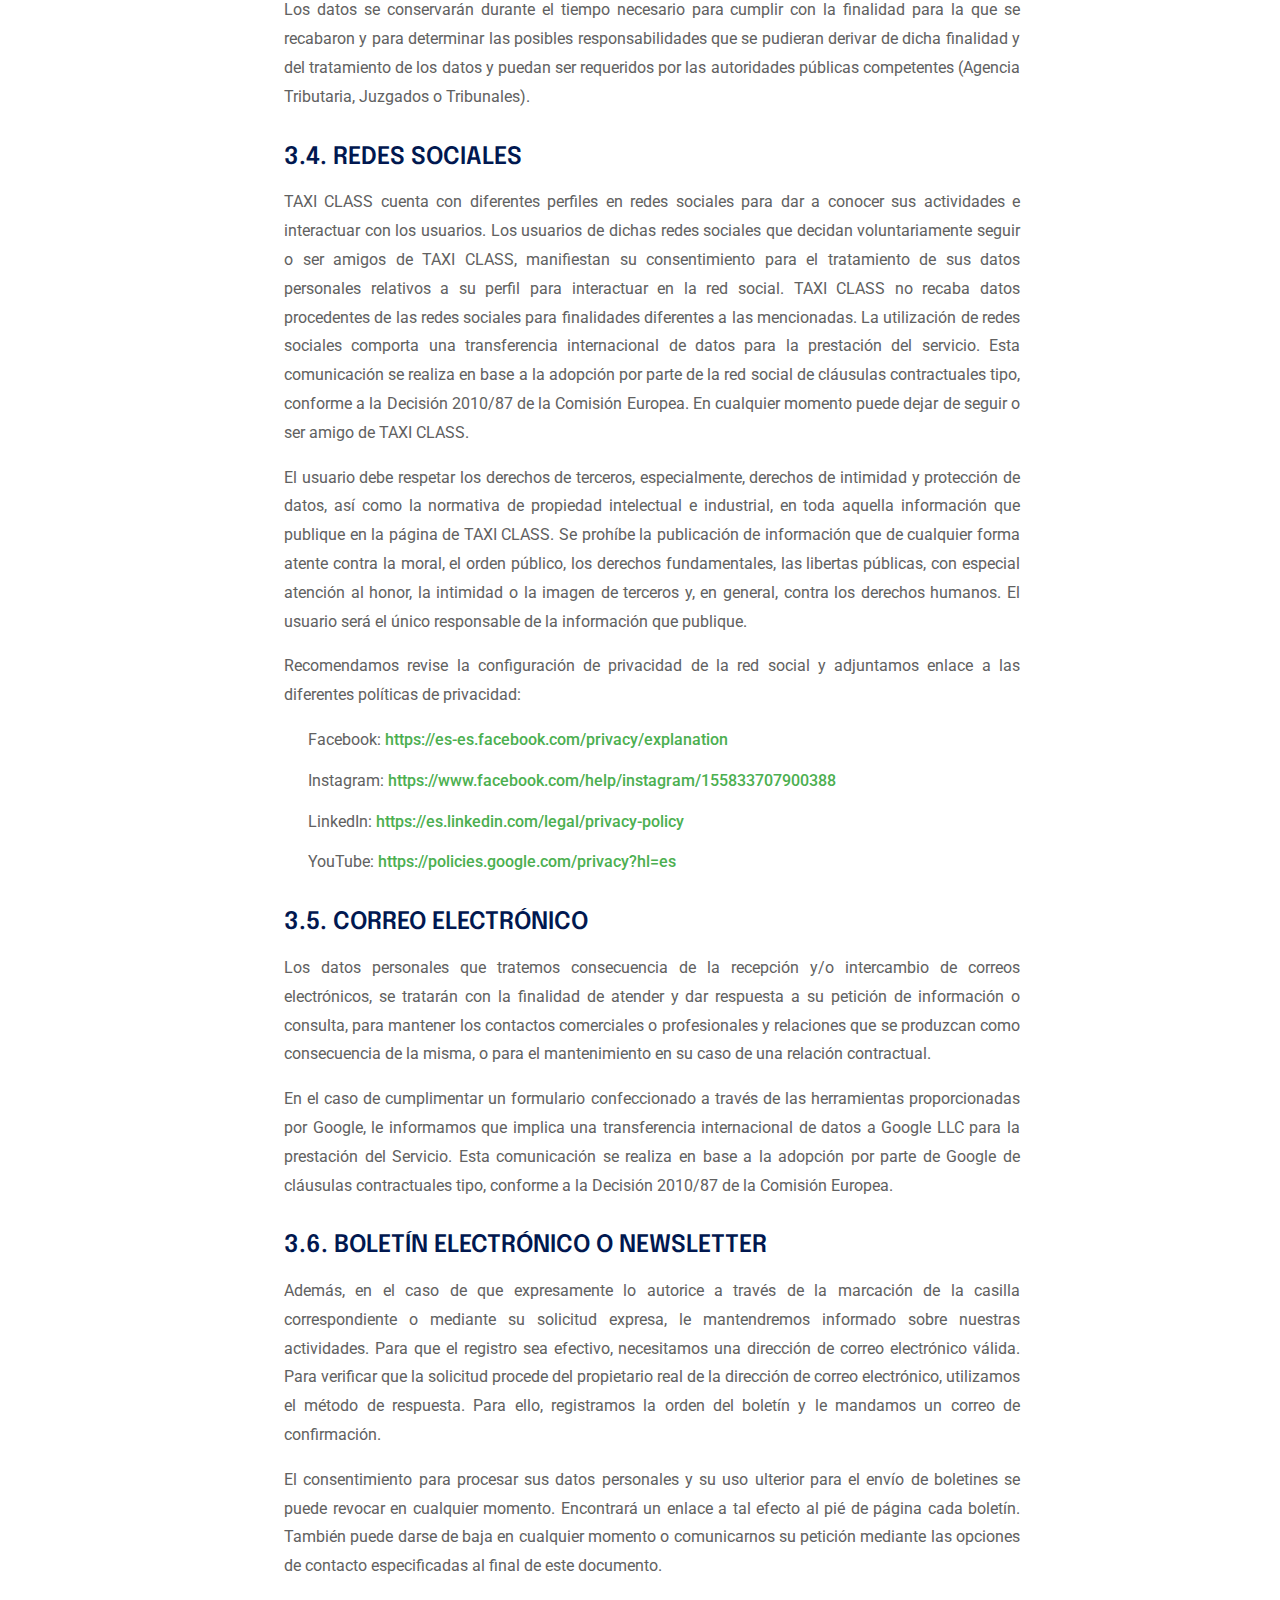
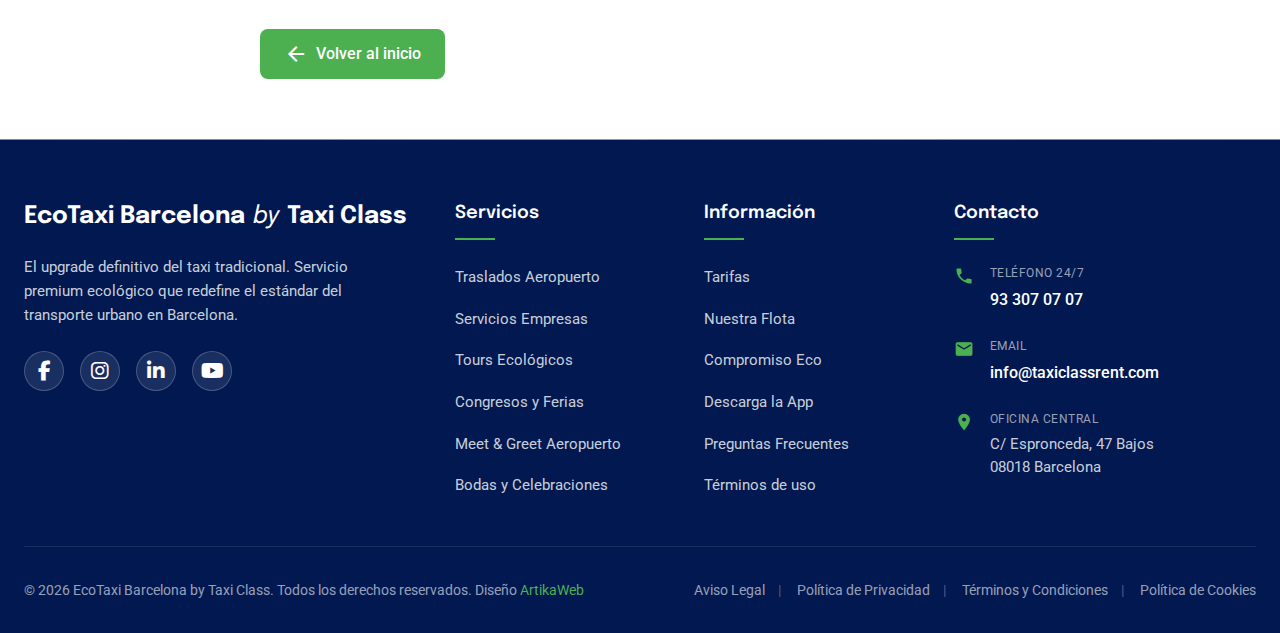
<file: politica-de-privacidad.html>
<!DOCTYPE html>
<html lang="es">

<head>
    <meta charset="UTF-8">
    <!-- Google Tag Manager -->
    <script>(function (w, d, s, l, i) {
            w[l] = w[l] || []; w[l].push({
                'gtm.start':
                    new Date().getTime(), event: 'gtm.js'
            }); var f = d.getElementsByTagName(s)[0],
                j = d.createElement(s), dl = l != 'dataLayer' ? '&l=' + l : ''; j.async = true; j.src =
                    'https://www.googletagmanager.com/gtm.js?id=' + i + dl; f.parentNode.insertBefore(j, f);
        })(window, document, 'script', 'dataLayer', 'GTM-PCQXRKN');</script>
    <!-- End Google Tag Manager -->
    <meta name="viewport" content="width=device-width, initial-scale=1.0">
    <title>Política de Privacidad - EcoTaxi Barcelona by Taxi Class</title>
    <meta name="description"
        content="Política de privacidad y protección de datos de EcoTaxi Barcelona. Información sobre el tratamiento de datos personales.">
    
    <meta name="robots" content="noindex, follow">

    <!-- Favicon -->
    <link rel="icon" type="image/x-icon" href="images/favicon.ico">
    <link rel="shortcut icon" type="image/x-icon" href="images/favicon.ico">

    <!-- Material UI -->
    <link rel="stylesheet" href="https://fonts.googleapis.com/css?family=Roboto:300,400,500,700&display=swap" />
    <link rel="stylesheet" href="https://fonts.googleapis.com/icon?family=Material+Icons" />

    <!-- Font Awesome para iconos de redes sociales -->
    <link rel="stylesheet" href="https://cdnjs.cloudflare.com/ajax/libs/font-awesome/6.4.0/css/all.min.css">

    <!-- Fuentes adicionales -->
    <link rel="preconnect" href="https://fonts.googleapis.com">
    <link rel="preconnect" href="https://fonts.gstatic.com" crossorigin>
    <link
        href="https://fonts.googleapis.com/css2?family=Epilogue:wght@400;600;700&family=Inconsolata:wght@400;600&display=swap"
        rel="stylesheet">

    <!-- Estilos -->
    <link rel="stylesheet" href="css/base.css">
    <link rel="stylesheet" href="css/header.css">
    <link rel="stylesheet" href="css/footer.css">
    <link rel="stylesheet" href="css/responsive.css">
    
    <style>
        /* Estilos específicos para la página legal */
        .legal-hero {
            background: linear-gradient(135deg, #011850 0%, #05D9D9 100%);
            padding: 120px 0 60px;
            color: white;
            text-align: center;
        }
        
        .legal-hero * {
            color: white !important;
        }
        
        .legal-hero h1 {
            font-size: 2.5rem;
            font-weight: 700;
            margin-bottom: 16px;
        }
        
        .legal-hero p {
            font-size: 1.125rem;
            opacity: 0.9;
            max-width: 600px;
            margin: 0 auto;
        }
        
        .legal-content {
            padding: 60px 0;
            background: white;
        }
        
        .legal-content .container {
            max-width: 800px;
            margin: 0 auto;
            padding: 0 20px;
        }
        
        .legal-content h2 {
            font-size: 2rem;
            color: #011850;
            margin: 40px 0 24px;
            font-weight: 700;
        }
        
        .legal-content h3 {
            font-size: 1.5rem;
            color: #011850;
            margin: 32px 0 16px;
            font-weight: 600;
        }
        
        .legal-content h4 {
            font-size: 1.25rem;
            color: #011850;
            margin: 24px 0 16px;
            font-weight: 600;
        }
        
        .legal-content p {
            font-size: 1rem;
            line-height: 1.8;
            color: #616161;
            margin-bottom: 16px;
            text-align: justify;
        }
        
        .legal-content ul {
            margin: 16px 0 24px 24px;
            color: #616161;
        }
        
        .legal-content li {
            margin-bottom: 12px;
            line-height: 1.8;
        }
        
        .legal-content strong {
            color: #011850;
            font-weight: 600;
        }
        
        .legal-content a {
            color: #4CAF50;
            text-decoration: none;
            font-weight: 500;
            transition: color 0.3s ease;
        }
        
        .legal-content a:hover {
            color: #388E3C;
            text-decoration: underline;
        }
        
        .info-box {
            background: #f8f9fa;
            padding: 24px;
            border-radius: 8px;
            margin: 24px 0;
            border-left: 4px solid #4CAF50;
        }
        
        .info-box h4 {
            margin-top: 0;
            color: #011850;
        }
        
        .info-box p {
            margin-bottom: 8px;
        }
        
        .rights-section {
            background: #f8f9fa;
            padding: 32px;
            border-radius: 12px;
            margin: 32px 0;
        }
        
        .rights-section h3 {
            color: #4CAF50;
            margin-bottom: 24px;
        }
        
        .right-item {
            margin-bottom: 24px;
            padding-bottom: 24px;
            border-bottom: 1px solid #e0e0e0;
        }
        
        .right-item:last-child {
            border-bottom: none;
            margin-bottom: 0;
            padding-bottom: 0;
        }
        
        .right-item h4 {
            color: #011850;
            margin-bottom: 12px;
        }
        
        .last-updated {
            background: #f8f9fa;
            padding: 16px 24px;
            border-radius: 8px;
            margin-bottom: 32px;
            border-left: 4px solid #4CAF50;
        }
        
        .last-updated p {
            margin: 0;
            color: #616161;
        }
        
        .back-to-home {
            display: inline-flex;
            align-items: center;
            gap: 8px;
            margin-top: 32px;
            padding: 12px 24px;
            background: #4CAF50;
            color: white !important;
            text-decoration: none;
            border-radius: 8px;
            font-weight: 600;
            transition: all 0.3s ease;
        }
        
        .back-to-home:hover {
            background: #388E3C;
            color: white !important;
            transform: translateY(-2px);
            box-shadow: 0 4px 12px rgba(76, 175, 80, 0.3);
            text-decoration: none;
        }
        
        .subsection {
            margin-left: 24px;
            margin-top: 24px;
        }
        
        @media (max-width: 768px) {
            .legal-hero h1 {
                font-size: 2rem;
            }
            
            .legal-content h2 {
                font-size: 1.5rem;
            }
            
            .legal-content h3 {
                font-size: 1.25rem;
            }
            
            .rights-section {
                padding: 24px;
            }
            
            .subsection {
                margin-left: 16px;
            }
        }
    </style>
</head>

<body>
    <!-- Google Tag Manager (noscript) -->
    <noscript><iframe src="https://www.googletagmanager.com/ns.html?id=GTM-PCQXRKN" height="0" width="0"
            style="display:none;visibility:hidden"></iframe></noscript>
    <!-- End Google Tag Manager (noscript) -->

    <!-- Header -->
    <header class="main-header">
        <div class="header-container">
            <div class="logo-section">
                <h1 class="logo-text">
                    <a href="index.html" style="text-decoration: none; color: inherit;">
                        <span class="eco-text">EcoTaxi Barcelona</span>
                        <span class="by-text">by</span>
                        <span class="taxiclass-text">Taxi Class</span>
                    </a>
                </h1>
            </div>

            <nav class="main-nav">
                <ul class="nav-list">
                    <li><a href="index.html#inicio">Inicio</a></li>
                    <li><a href="index.html#servicios">Servicios</a></li>
                    <li><a href="index.html#flota">Nuestra Flota</a></li>
                    <li><a href="index.html#compromiso">Compromiso Eco</a></li>
                    <li><a href="index.html#contacto">Contacto</a></li>
                </ul>
            </nav>

            <div class="header-actions">
                <a href="tel:+34933070707" class="phone-number">
                    <i class="material-icons">phone</i>
                    <span>93 307 07 07</span>
                </a>
                <a href="https://taxiclassrent.com/reservas/" target="_blank" rel="noopener noreferrer"
                    class="reserve-btn">
                    <i class="material-icons">event_available</i>
                    Reservar Ahora
                </a>
            </div>

            <button class="mobile-menu-toggle">
                <i class="material-icons">menu</i>
            </button>
        </div>
    </header>

    <!-- Hero Legal -->
    <section class="legal-hero">
        <div class="container">
            <h1>Política de Privacidad y Protección de Datos</h1>
            <p>Tu privacidad es nuestra prioridad</p>
        </div>
    </section>

    <!-- Legal Content -->
    <section class="legal-content">
        <div class="container">
            <div class="last-updated">
                <p><strong>Última actualización:</strong> 21 de agosto de 2025</p>
            </div>

            <h2>1. Introducción</h2>
            <p>TAXI CLASS RENT BCN S.L. (en adelante, TAXI CLASS, operando como <strong>EcoTaxi Barcelona</strong>) se reserva la facultad de modificar esta Política con el objeto de adaptarla a novedades legislativas, criterios jurisprudenciales, prácticas del sector, o intereses de la entidad. Cualquier modificación en la misma será anunciada con la debida antelación, a fin de que tengas perfecto conocimiento de su contenido.</p>

            <p>Para poder prestarte determinados servicios es necesario la gestión de tus datos personales. A estos efectos, los mismos, se incorporarán a las correspondientes actividades de tratamiento de TAXI CLASS y serán tratados con la finalidad específica de cada tratamiento, de conformidad, principalmente, con la regulación establecida por el <strong>Reglamento (UE) 2016/679</strong> del Parlamento Europeo y del Consejo, de 27 de abril de 2016, relativo a la protección de las personas físicas en lo que respecta al tratamiento de datos personales y a la libre circulación de estos datos y por el que se deroga la Directiva 95/46/CE (Reglamento general de protección de datos) y la <strong>Ley Orgánica 3/2018</strong>, de 5 de diciembre, de Protección de Datos Personales y garantía de los derechos digitales (LOPD-GDD).</p>

            <h2>2. Información general</h2>
            <p>A continuación, TAXI CLASS informa, de manera general, acerca de la salvaguarda de la privacidad y de la protección de los datos de carácter personal aplicada a las actividades de tratamiento que efectúa a nivel del Portal, así como por otros medios:</p>

            <div class="info-box">
                <h4>¿Quién es el Responsable del tratamiento de sus datos personales?</h4>
                <p>TAXI CLASS RENT BCN S.L. (EcoTaxi Barcelona) tiene la condición de Responsable del Tratamiento, con:</p>
                <p><strong>CIF:</strong> B61443800</p>
                <p><strong>Domicilio social:</strong> C/ Espronceda 47, CP – 08018, Barcelona, España</p>
                <p><strong>Email de contacto:</strong> info@taxiclassrent.com</p>
            </div>

            <h3>¿Para qué tratamos sus datos personales?</h3>
            <p>La finalidad de la recogida y tratamiento de los datos personales, a través de los distintos formularios propiedad de TAXI CLASS, puestos a disposición de los Usuarios, responden, según el caso concreto, para gestionar y atender a solicitudes de información, dudas, quejas, felicitaciones o sugerencias a las publicaciones o a cualesquiera servicios o actividades, actos o eventos prestados, ofertados, patrocinados y/o sponsorizados por TAXI CLASS.</p>

            <h3>¿Cuál es la base jurídica que legitima el tratamiento de sus datos personales?</h3>
            <p>La base jurídica que nos legitima para el tratamiento de sus datos personales son las siguientes:</p>
            <ul>
                <li>(i) El consentimiento otorgado por usted mediante la firma o aceptación de los pertinentes formularios, para uno o varios fines específicos</li>
                <li>(ii) Y en su caso la ejecución de un contrato del que Ud. sea parte, en condición de contratista o adjudicatario</li>
            </ul>

            <h3>¿Por cuánto tiempo conservamos sus datos personales?</h3>
            <p>Sus datos personales los conservaremos durante el plazo correspondiente para mantener un historial de atención y gestionar nuestros servicios de forma eficiente y la persona interesada no solicite su supresión. Incluso solicitada la supresión, se mantendrán bloqueados durante el tiempo necesario, y limitando su tratamiento, únicamente para alguno de estos supuestos: cumplir con las obligaciones legales/contractuales de cualquier tipo a que estemos sometidos y/o durante los plazos legales previstos para la prescripción de cualesquiera responsabilidades por nuestra parte y/o el ejercicio o la defensa de reclamaciones derivadas de la relación mantenida con el titular de los datos.</p>

            <h3>¿Quién debe mantener los datos actualizados?</h3>
            <p>Por otro lado, con el fin de que los datos obrantes en nuestros ficheros, informáticos y/o en papel, siempre correspondan a la realidad, se tratará de mantener actualizados. De manera que, a estos efectos, el Usuario deberá realizar los cambios, directamente, cuando así esté habilitado o comunicándose, por medio fehaciente, al área o departamento correspondiente de TAXI CLASS.</p>

            <h3>¿Quiénes pueden ser cesionarios o destinatarios de sus datos personales?</h3>
            <p>Los datos personales no serán cedidos o comunicados a terceros, salvo en los supuestos necesarios para el desarrollo, control y cumplimiento de las finalidad/es expresada/s, en los supuestos previstos según Ley.</p>

            <h3>Seguridad de los datos personales</h3>
            <p>TAXI CLASS adoptará en su sistema de información las medidas técnicas y organizativas adecuadas, dando cumplimiento al principio de responsabilidad proactiva, a fin de garantizar la seguridad y confidencialidad de los datos almacenados, evitando así, su alteración, pérdida, tratamiento o acceso no autorizado; teniendo en cuenta el estado de la técnica, los costes de aplicación, y la naturaleza, el alcance, el contexto y los fines del tratamiento, así como riesgos de probabilidad y gravedad variables asociadas a cada uno de los tratamientos.</p>

            <h3>¿Cuáles son sus derechos en protección de datos y cómo puede ejercerlos?</h3>
            <p>Ud. podrá ejercitar los derechos de acceso, rectificación, supresión, limitación, portabilidad o, en su caso, oposición. A estos efectos, deberá presentar un escrito en TAXI CLASS, C/ Espronceda 47, 08018 Barcelona o mediante correo electrónico a través de info@taxiclassrent.com. En el escrito deberá especificar cuál de estos derechos solicita sea satisfecho y, a su vez, deberá mostrar o, en caso de envío postal, acompañar la fotocopia del DNI o documento identificativo equivalente. En caso de que actuara mediante representante, legal o voluntario, deberá aportar también documento que acredite la representación y documento identificativo del mismo. Asimismo, en caso de considerar vulnerado su derecho a la protección de datos personales, podrá interponer una reclamación ante la <strong>Agencia Española de Protección de Datos</strong> (<a href="https://www.aepd.es" target="_blank" rel="noopener noreferrer">www.aepd.es</a>).</p>

            <div class="rights-section">
                <h3>a) ¿Cuáles son mis derechos?</h3>
                <p>La normativa de protección de datos permite que pueda ejercer ante el responsable del tratamiento, TAXI CLASS, los derechos de acceso, rectificación, oposición, portabilidad, supresión ("derecho al olvido"), limitación del tratamiento y de no ser objeto de decisiones individualizadas, de conformidad con el Reglamento (UE) 2016/679, del Parlamento Europeo y del Consejo, de 27 de abril de 2016, relativo a la protección de las personas físicas en lo que respecta al tratamiento de datos personales y a la libre circulación de estos datos y por el que se deroga la Directiva 95/46/CE (Reglamento general de Protección de datos, en adelante «RGPD») y Ley Orgánica 3/2018, de 5 de diciembre, de Protección de Datos Personales y garantía de los derechos digitales (LOPD-GDD):</p>

                <div class="right-item">
                    <h4>Derecho de acceso</h4>
                    <p>Usted tiene derecho a conocer:</p>
                    <ul>
                        <li>Si estamos tratando o no datos personales que le conciernen.</li>
                        <li>El origen de sus datos, si no nos los proporcionó Usted.</li>
                        <li>Los fines del tratamiento de sus datos.</li>
                        <li>Las categorías de datos de que se trate.</li>
                        <li>Los destinatarios o las categorías de destinatarios a los que se comunicaron o serán comunicados los datos personales.</li>
                        <li>De ser posible, el plazo previsto de conservación de los datos personales (o, de no ser posible, los criterios utilizados para determinar este plazo).</li>
                        <li>El derecho a presentar una reclamación ante una autoridad de control.</li>
                        <li>Si tomamos decisiones automatizadas -incluida la elaboración de perfiles- usando sus datos personales.</li>
                    </ul>
                </div>

                <div class="right-item">
                    <h4>Derecho de rectificación</h4>
                    <p>Usted tiene derecho a que se rectifiquen sus datos personales:</p>
                    <ul>
                        <li>Completándolos, si éstos fuesen incompletos.</li>
                        <li>Actualizándolos o rectificándolos, si por cualquier motivo ya no resultasen acordes a la realidad vigente o fuesen inexactos.</li>
                    </ul>
                    <p>Mediante el ejercicio del derecho de rectificación, garantizaremos que todos sus datos personales sean precisos y completos.</p>
                </div>

                <div class="right-item">
                    <h4>Derecho de supresión</h4>
                    <p>Usted tiene derecho a que se supriman sus datos personales cuando se de alguna de las condiciones siguientes:</p>
                    <ul>
                        <li>Dichos datos ya no sean necesarios para los fines para los que fueron recogidos o tratados.</li>
                        <li>Usted retire el consentimiento en que basamos el tratamiento de sus datos y éste no se pueda amparar en otra base de legitimación.</li>
                        <li>Usted haya ejercitado con éxito el derecho de oposición al tratamiento de sus datos.</li>
                        <li>Los datos personales hayan sido tratados ilícitamente.</li>
                    </ul>
                </div>

                <div class="right-item">
                    <h4>Derecho a la limitación del tratamiento</h4>
                    <p>Usted tendrá derecho a obtener la limitación del tratamiento de sus datos personales (es decir, que los conservemos sin utilizarlos para los fines previstos).</p>
                </div>

                <div class="right-item">
                    <h4>Derecho de oposición</h4>
                    <p>Usted tendrá derecho a solicitarnos que dejemos de usar sus datos personales, por ejemplo, cuando crea que los datos personales que tenemos sobre usted puedan ser incorrectos o crea que ya no necesitemos usarlos.</p>
                </div>

                <div class="right-item">
                    <h4>Derecho de portabilidad</h4>
                    <p>Cuando el tratamiento de sus datos esté basado en el consentimiento o sea necesario para la ejecución de un contrato o precontrato y se efectúe por medios automatizados, Usted tendrá derecho a la portabilidad de sus datos, es decir, a que se le entreguen en formato estructurado, de uso común y lectura mecánica, incluso a remitírselos a un nuevo responsable, es por ello que TAXI CLASS le facilitará la portabilidad de tus datos al nuevo responsable.</p>
                </div>
            </div>

            <h3>b) ¿Quién puede ejercitar estos derechos ante TAXI CLASS?</h3>
            <ul>
                <li>Ud. en calidad de interesado o titular de los datos de carácter personal, actuando en su propio nombre y derecho.</li>
                <li>A través de otra persona que actúe, debidamente acreditada, como representante legal (Ej. cuando los titulares de la patria potestad o tutela actúan en nombre de persona menor de 14 años o cuando se actúa como representante legal de una persona con diversidad funcional) o voluntario (persona que Ud. libre y voluntariamente haya otorgado poderes de representación a estos efectos).</li>
            </ul>

            <h3>c) ¿Cómo y dónde puedo ejercitar estos derechos?</h3>
            
            <h4>Por correo postal</h4>
            <p>Puede presentar el escrito remitiendo a la siguiente dirección postal: <strong>C/ Espronceda 47, 08018 Barcelona</strong></p>

            <h4>Por internet</h4>
            <p>Puede presentar el escrito remitiendo un correo electrónico a la siguiente dirección <strong>info@taxiclassrent.com</strong>.</p>

            <p>En ambos casos, deberá:</p>
            <ul>
                <li>Aportar los datos e información suficientes para atender la solicitud. A estos efectos, podrá utilizar los modelos de formulario de los que pone a su disposición la Agencia Española de Protección de Datos <a href="https://www.aepd.es/es/derechos-y-deberes/conoce-tus-derechos" target="_blank" rel="noopener noreferrer">https://www.aepd.es/es/derechos-y-deberes/conoce-tus-derechos</a></li>
                <li>Firmar el impreso de manera manuscrita o, en su caso, y de disponer de certificado digital reconocido, firmarlo electrónicamente.</li>
                <li>Adjuntar fotocopia de DNI, Pasaporte, NIE u otro documento identificativo equivalente. En caso de actuar en representación de un tercero, se debe incluir también copia de su DNI o documento identificativo equivalente, así como el documento acreditativo de la representación del interesado.</li>
                <li>Enviar el formulario y documentos acreditativos de su identidad por cualquiera de los medios anteriormente mencionados.</li>
            </ul>

            <h3>d) Información complementaria</h3>
            <p>TAXI CLASS analizará si la petición se ajusta o no a derecho. Comunicará al peticionario la decisión adoptada, procediendo en consecuencia: si es estimatoria, adoptará las medidas oportunas según el derecho ejercido; si es desestimatoria, indicará el sistema de recursos previstos legalmente. En caso de que las solicitudes sean manifiestamente infundadas o excesivas (p. ej., carácter repetitivo) TAXI CLASS podrá: (i) Cobrar un canon proporcional a los costes administrativos soportados (ii) Negarse a actuar.</p>

            <p>Para más información o aclaración acerca de sus derechos en protección de datos de carácter personal puede a la siguiente dirección de correo electrónico info@taxiclassrent.com.</p>

            <h2>3. Información adicional protección de datos</h2>

            <div class="subsection">
                <h3>3.1. CANDIDATOS</h3>
                <p>Sus datos son tratados por TAXI CLASS como responsable del tratamiento.</p>
                <p>La finalidad del tratamiento de sus datos curriculares es realizar los procesos de selección de personal en nuestra organización.</p>
                <p>La licitud del tratamiento está basada en el artículo 6.1.a) del RGPD: el interesado dio su consentimiento para el tratamiento de sus datos personales para uno o varios fines específicos.</p>
                <p>El Currículo Vitae se conservarán durante el plazo máximo de un año, siempre y cuando el solicitante no haya revocado el consentimiento otorgado.</p>
                <p>Se podrá comunicar los datos personales a otras empresas del Grupo, siempre y cuando usted nos haya dado previamente su consentimiento de forma explícita.</p>
                <p>Sus datos no serán cedidos ni comunicados a terceros.</p>
            </div>

            <div class="subsection">
                <h3>3.2. CLIENTES</h3>
                <p>Sus datos son tratados por TAXI CLASS como responsable del tratamiento.</p>
                <p>Sus datos personales serán utilizados con la finalidad de mantener relaciones de cualquier índole con nuestros clientes como consecuencia de la relación contractual que mantenemos, en especial la referida a la gestión económica, administrativa y fiscal, de calidad, y atención personalizada necesarias para dar cumplimiento a la relación contractual.</p>
                <p>La licitud del tratamiento está basada en el artículo 6.1.b) del RGPD: el tratamiento es necesario para la ejecución de un contrato en el que el interesado es parte o para la aplicación a petición de este de medidas precontractuales y 6.1c) el tratamiento es necesario para el cumplimiento de una obligación legal aplicable al responsable del tratamiento.</p>
                <p>El plazo de conservación de sus datos personales será, mientras dura la relación establecida y una vez finalizada ésta, se conservarán en base a los plazos legales de conservación en materia económica y fiscal, que en base al tipo de documento puede oscilar entre un mínimo de 4 años y un máximo de 10 años.</p>
            </div>

            <div class="subsection">
                <h3>3.3. PROVEEDORES</h3>
                <p>Los datos personales del firmante del contrato, así como de las personas que participen o estén en contacto con ocasión de la prestación del servicio, serán tratados por TAXI CLASS., en calidad de Responsable de Tratamiento.</p>
                <p>La base jurídica que legitima el tratamiento de los datos es la relación contractual, para la formalización y ejecución del mismo.</p>
                <p>La finalidad del tratamiento es mantener la relación contractual, en los aspectos económicos y técnicos derivados, así como el desarrollo y control del/los servicio/s contratado/s y, en su caso, remisión de información sobre las incidencias relacionadas con aquéllos.</p>
                <p>Los datos no serán cedidos a terceros, salvo que sean comunicados a las entidades públicas o privadas, a las cuales sea necesario u obligatorio ceder éstos para poder gestionar la relación contractual, así como en los supuestos previstos, según Ley.</p>
                <p>Los datos se conservarán durante el tiempo necesario para cumplir con la finalidad para la que se recabaron y para determinar las posibles responsabilidades que se pudieran derivar de dicha finalidad y del tratamiento de los datos y puedan ser requeridos por las autoridades públicas competentes (Agencia Tributaria, Juzgados o Tribunales).</p>
            </div>

            <div class="subsection">
                <h3>3.4. REDES SOCIALES</h3>
                <p>TAXI CLASS cuenta con diferentes perfiles en redes sociales para dar a conocer sus actividades e interactuar con los usuarios. Los usuarios de dichas redes sociales que decidan voluntariamente seguir o ser amigos de TAXI CLASS, manifiestan su consentimiento para el tratamiento de sus datos personales relativos a su perfil para interactuar en la red social. TAXI CLASS no recaba datos procedentes de las redes sociales para finalidades diferentes a las mencionadas. La utilización de redes sociales comporta una transferencia internacional de datos para la prestación del servicio. Esta comunicación se realiza en base a la adopción por parte de la red social de cláusulas contractuales tipo, conforme a la Decisión 2010/87 de la Comisión Europea. En cualquier momento puede dejar de seguir o ser amigo de TAXI CLASS.</p>
                <p>El usuario debe respetar los derechos de terceros, especialmente, derechos de intimidad y protección de datos, así como la normativa de propiedad intelectual e industrial, en toda aquella información que publique en la página de TAXI CLASS. Se prohíbe la publicación de información que de cualquier forma atente contra la moral, el orden público, los derechos fundamentales, las libertas públicas, con especial atención al honor, la intimidad o la imagen de terceros y, en general, contra los derechos humanos. El usuario será el único responsable de la información que publique.</p>
                <p>Recomendamos revise la configuración de privacidad de la red social y adjuntamos enlace a las diferentes políticas de privacidad:</p>
                <ul>
                    <li>Facebook: <a href="https://es-es.facebook.com/privacy/explanation" target="_blank" rel="noopener noreferrer">https://es-es.facebook.com/privacy/explanation</a></li>
                    <li>Instagram: <a href="https://www.facebook.com/help/instagram/155833707900388" target="_blank" rel="noopener noreferrer">https://www.facebook.com/help/instagram/155833707900388</a></li>
                    <li>LinkedIn: <a href="https://es.linkedin.com/legal/privacy-policy" target="_blank" rel="noopener noreferrer">https://es.linkedin.com/legal/privacy-policy</a></li>
                    <li>YouTube: <a href="https://policies.google.com/privacy?hl=es" target="_blank" rel="noopener noreferrer">https://policies.google.com/privacy?hl=es</a></li>
                </ul>
            </div>

            <div class="subsection">
                <h3>3.5. CORREO ELECTRÓNICO</h3>
                <p>Los datos personales que tratemos consecuencia de la recepción y/o intercambio de correos electrónicos, se tratarán con la finalidad de atender y dar respuesta a su petición de información o consulta, para mantener los contactos comerciales o profesionales y relaciones que se produzcan como consecuencia de la misma, o para el mantenimiento en su caso de una relación contractual.</p>
                <p>En el caso de cumplimentar un formulario confeccionado a través de las herramientas proporcionadas por Google, le informamos que implica una transferencia internacional de datos a Google LLC para la prestación del Servicio. Esta comunicación se realiza en base a la adopción por parte de Google de cláusulas contractuales tipo, conforme a la Decisión 2010/87 de la Comisión Europea.</p>
            </div>

            <div class="subsection">
                <h3>3.6. BOLETÍN ELECTRÓNICO O NEWSLETTER</h3>
                <p>Además, en el caso de que expresamente lo autorice a través de la marcación de la casilla correspondiente o mediante su solicitud expresa, le mantendremos informado sobre nuestras actividades. Para que el registro sea efectivo, necesitamos una dirección de correo electrónico válida. Para verificar que la solicitud procede del propietario real de la dirección de correo electrónico, utilizamos el método de respuesta. Para ello, registramos la orden del boletín y le mandamos un correo de confirmación.</p>
                <p>El consentimiento para procesar sus datos personales y su uso ulterior para el envío de boletines se puede revocar en cualquier momento. Encontrará un enlace a tal efecto al pié de página cada boletín. También puede darse de baja en cualquier momento o comunicarnos su petición mediante las opciones de contacto especificadas al final de este documento.</p>
            </div>

            <a href="index.html" class="back-to-home">
                <i class="material-icons">arrow_back</i>
                Volver al inicio
            </a>
        </div>
    </section>

    <!-- Footer -->
    <footer class="main-footer" id="contacto">
        <div class="container">
            <div class="footer-content">
                <div class="footer-column">
                    <h3 class="footer-title" style="white-space: nowrap;">EcoTaxi Barcelona <span
                            style="font-weight: normal; font-style: italic;">by</span> Taxi Class</h3>
                    <p class="footer-description">
                        El upgrade definitivo del taxi tradicional. Servicio premium ecológico
                        que redefine el estándar del transporte urbano en Barcelona.
                    </p>
                    <div class="footer-social">
                        <a href="https://www.facebook.com/taxiclass" target="_blank" rel="noopener noreferrer"
                            aria-label="Facebook"><i class="fab fa-facebook-f"></i></a>
                        <a href="https://www.instagram.com/taxiclassbarcelona/" target="_blank"
                            rel="noopener noreferrer" aria-label="Instagram"><i class="fab fa-instagram"></i></a>
                        <a href="https://www.linkedin.com/company/taxiclass/" target="_blank" rel="noopener noreferrer"
                            aria-label="LinkedIn"><i class="fab fa-linkedin-in"></i></a>
                        <a href="https://www.youtube.com/@TaxiClass" target="_blank" rel="noopener noreferrer"
                            aria-label="YouTube"><i class="fab fa-youtube"></i></a>
                    </div>
                </div>

                <div class="footer-column">
                    <h4 class="footer-heading">Servicios</h4>
                    <ul class="footer-links">
                        <li><a href="index.html#aeropuerto">Traslados Aeropuerto</a></li>
                        <li><a href="index.html#corporativo">Servicios Empresas</a></li>
                        <li><a href="index.html#tours">Tours Ecológicos</a></li>
                        <li><a href="index.html#congresos">Congresos y Ferias</a></li>
                        <li><a href="index.html#meet-greet">Meet & Greet Aeropuerto</a></li>
                        <li><a href="index.html#bodas">Bodas y Celebraciones</a></li>
                    </ul>
                </div>

                <div class="footer-column">
                    <h4 class="footer-heading">Información</h4>
                    <ul class="footer-links">
                        <li><a href="https://taxiclassrent.com/contacto/" target="_blank"
                                rel="noopener noreferrer">Tarifas</a></li>
                        <li><a href="https://taxiclassrent.com/vehicle/" target="_blank"
                                rel="noopener noreferrer">Nuestra Flota</a></li>
                        <li><a href="https://taxiclassrent.com/compromiso-medioambiental/" target="_blank"
                                rel="noopener noreferrer">Compromiso Eco</a></li>
                        <li><a href="https://taxiclassrent.com/app-taxi-class/" target="_blank"
                                rel="noopener noreferrer">Descarga la App</a></li>
                        <li><a href="https://taxiclassrent.com/contacto/" target="_blank"
                                rel="noopener noreferrer">Preguntas Frecuentes</a></li>
                        <li><a href="terminos-de-uso.html">Términos de uso</a>
                        </li>
                    </ul>
                </div>

                <div class="footer-column">
                    <h4 class="footer-heading">Contacto</h4>
                    <div class="footer-contact">
                        <div class="contact-item">
                            <i class="material-icons">phone</i>
                            <div>
                                <p>Teléfono 24/7</p>
                                <a href="tel:+34933070707">93 307 07 07</a>
                            </div>
                        </div>
                        <div class="contact-item">
                            <i class="material-icons">email</i>
                            <div>
                                <p>Email</p>
                                <a href="mailto:info@taxiclassrent.com">info@taxiclassrent.com</a>
                            </div>
                        </div>
                        <div class="contact-item">
                            <i class="material-icons">location_on</i>
                            <div>
                                <p>Oficina Central</p>
                                <address>C/ Espronceda, 47 Bajos<br>08018 Barcelona</address>
                            </div>
                        </div>
                    </div>
                </div>
            </div>

            <div class="footer-bottom">
                <div class="footer-legal">
                    <p>&copy; <span id="current-year">2024</span> EcoTaxi Barcelona by Taxi Class. Todos los derechos
                        reservados. Diseño <a href="https://artikaweb.com" target="_blank"
                            rel="noopener noreferrer">ArtikaWeb</a></p>
                    <div class="legal-links">
                        <a href="aviso-legal.html">Aviso Legal</a>
                        <a href="politica-de-privacidad.html">Política de Privacidad</a>
                        <a href="terminos-de-uso.html">Términos y Condiciones</a>
                        <a href="ley-de-cookies.html">Política de Cookies</a>
                    </div>
                </div>
            </div>
        </div>
    </footer>

    <!-- Scripts -->
    <script src="https://code.jquery.com/jquery-3.7.1.min.js"></script>
    <script src="js/main.js"></script>
</body>

</html>
</file>
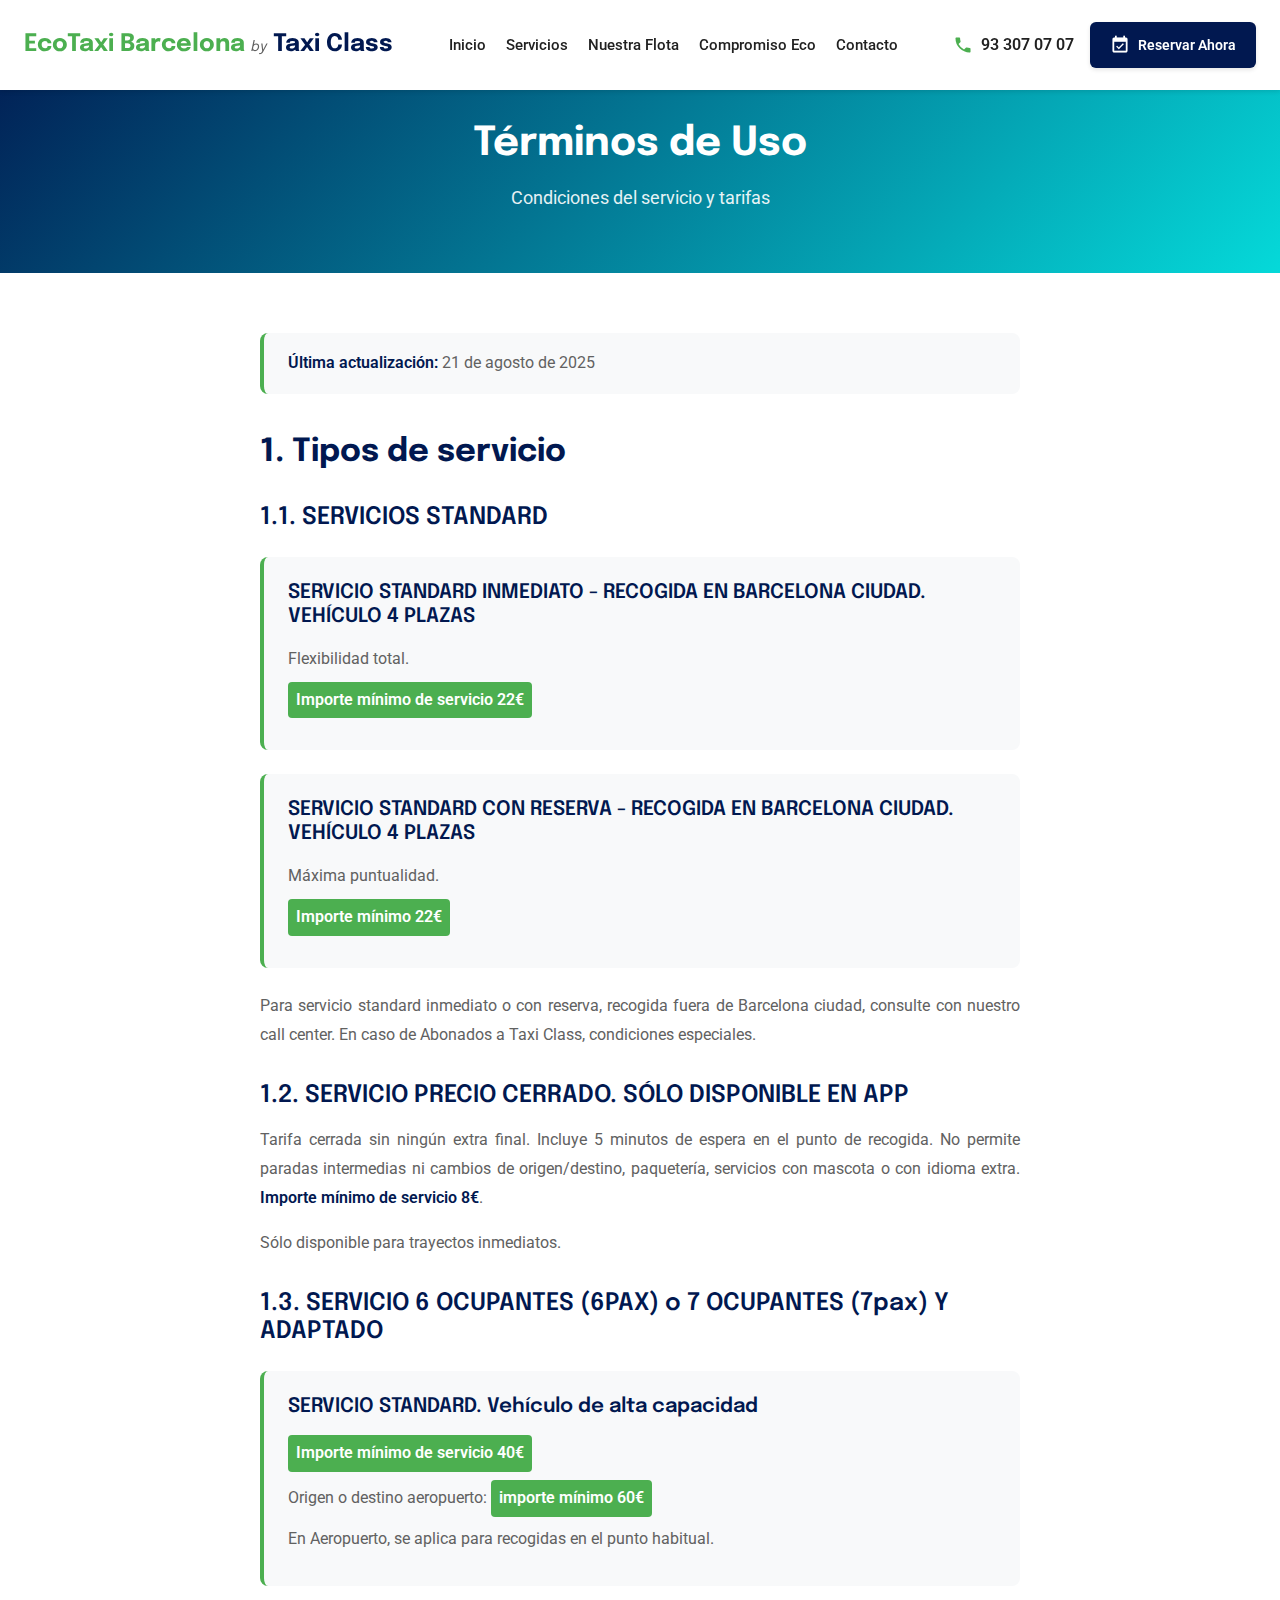
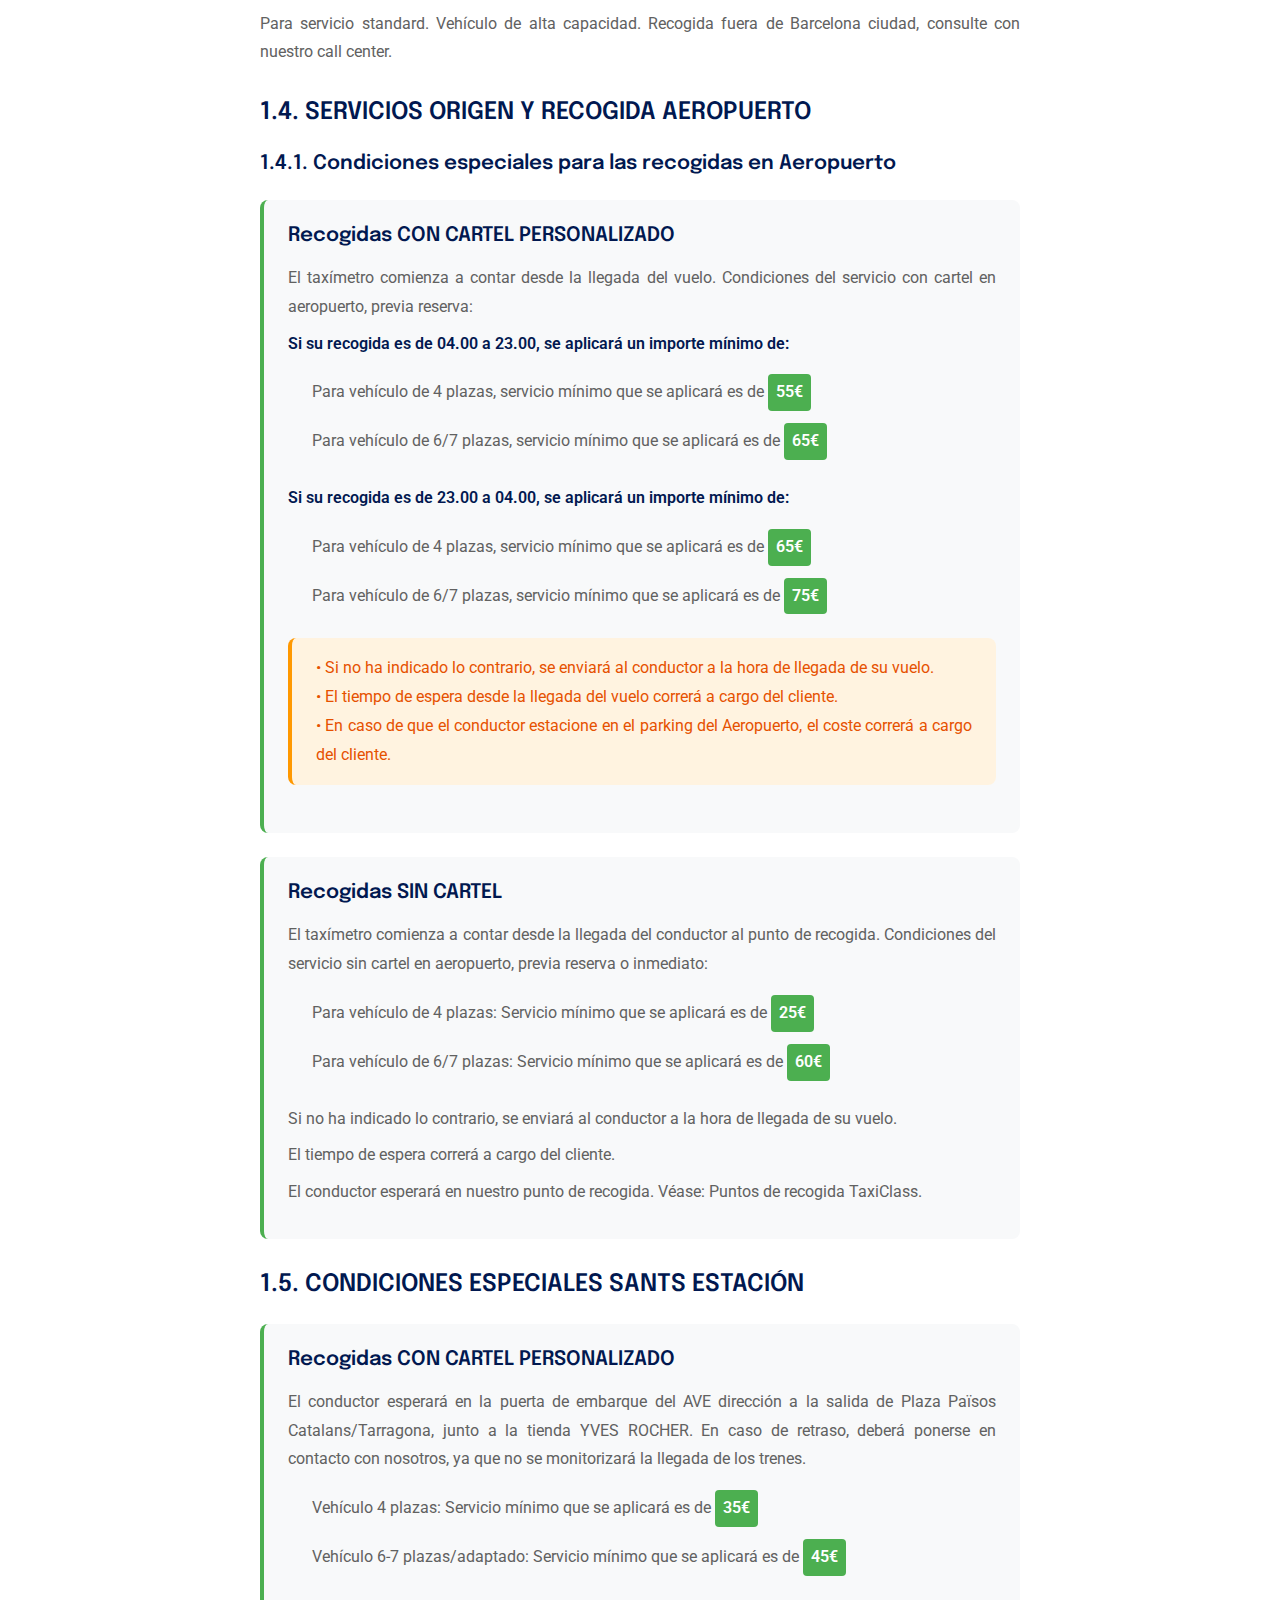
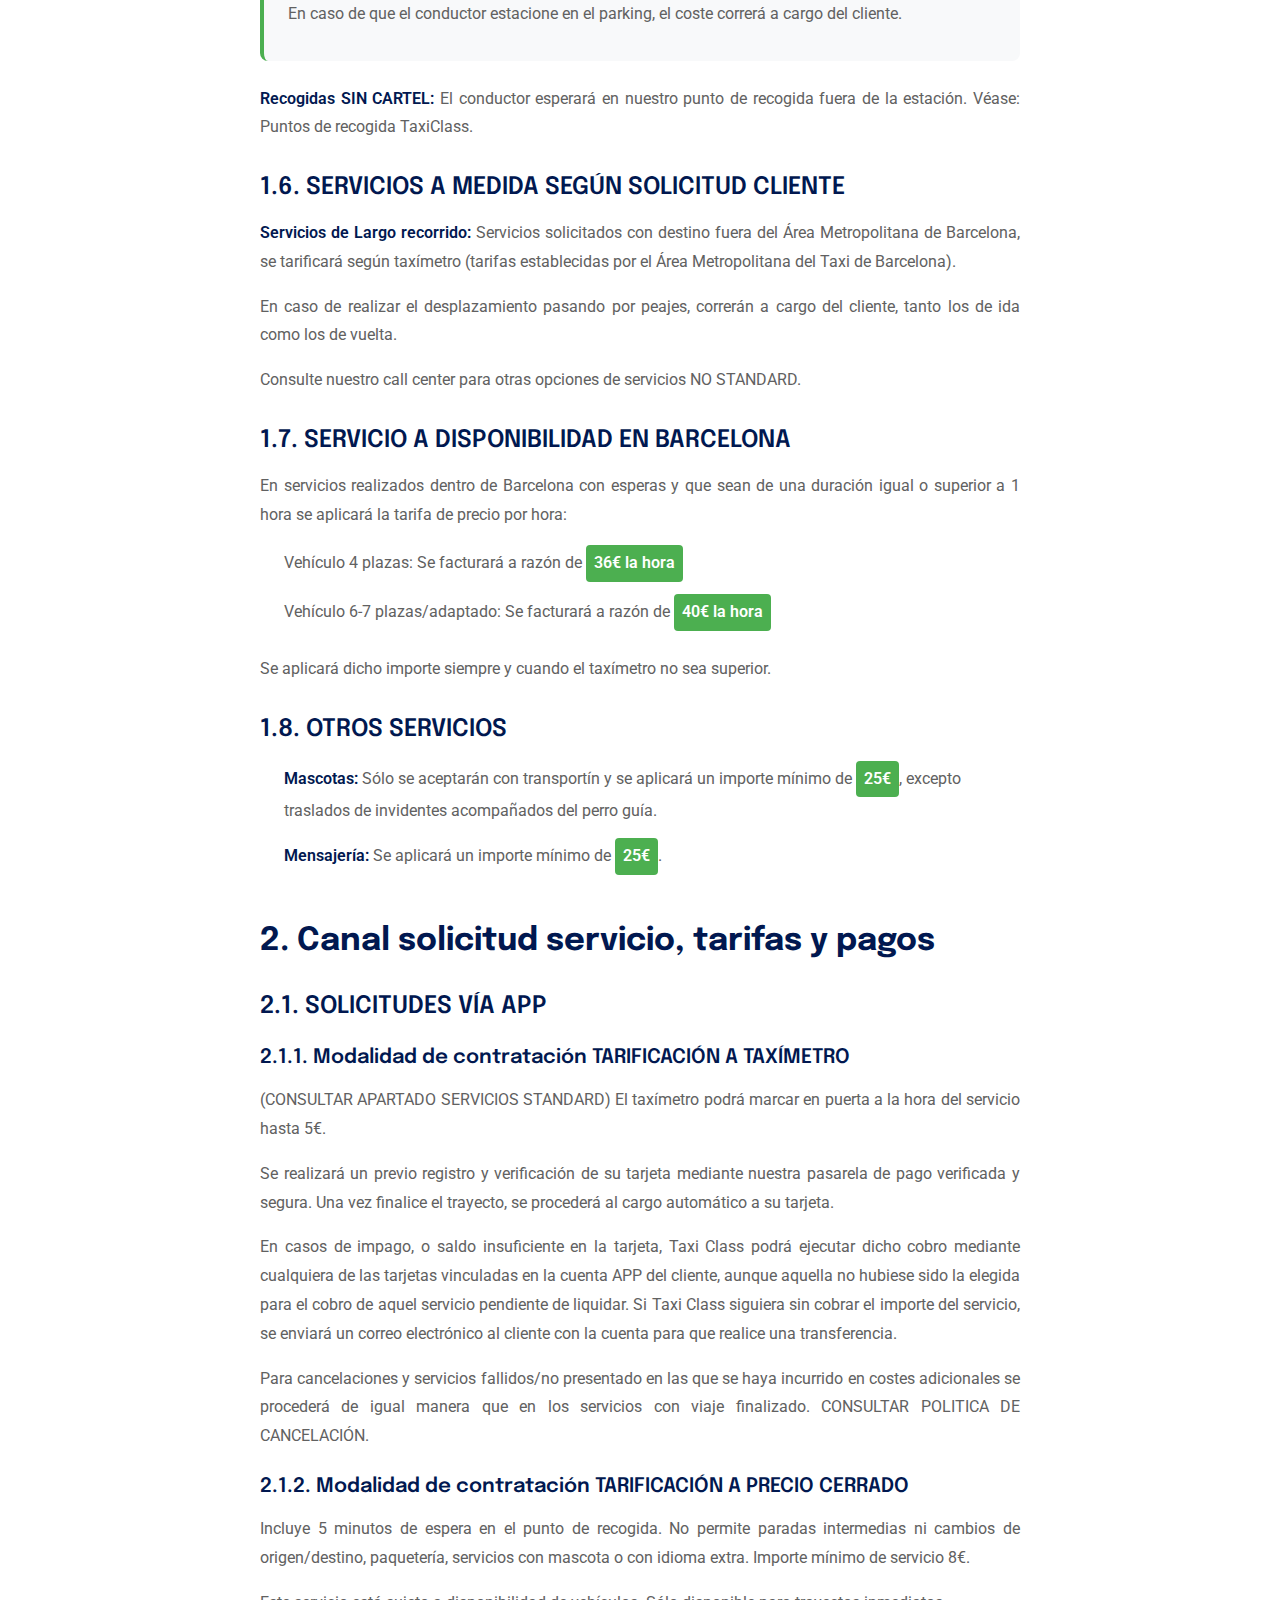
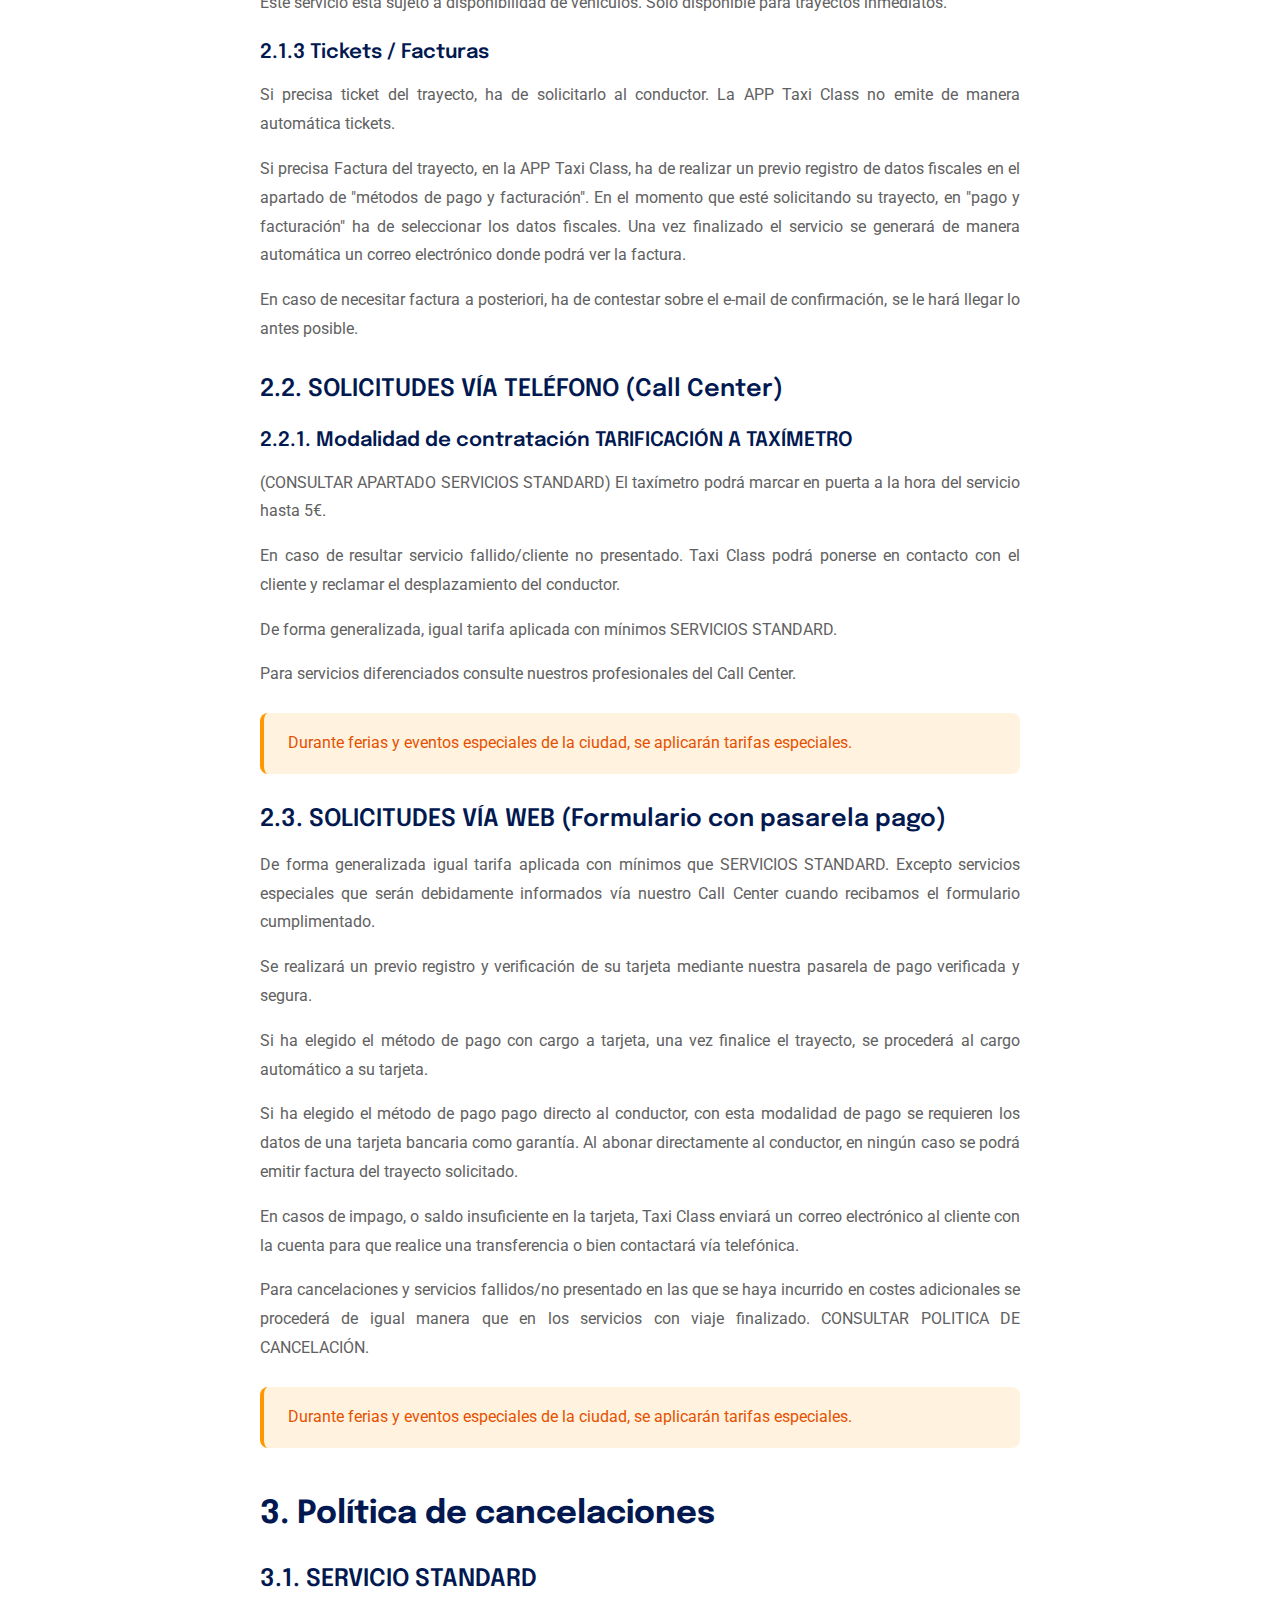
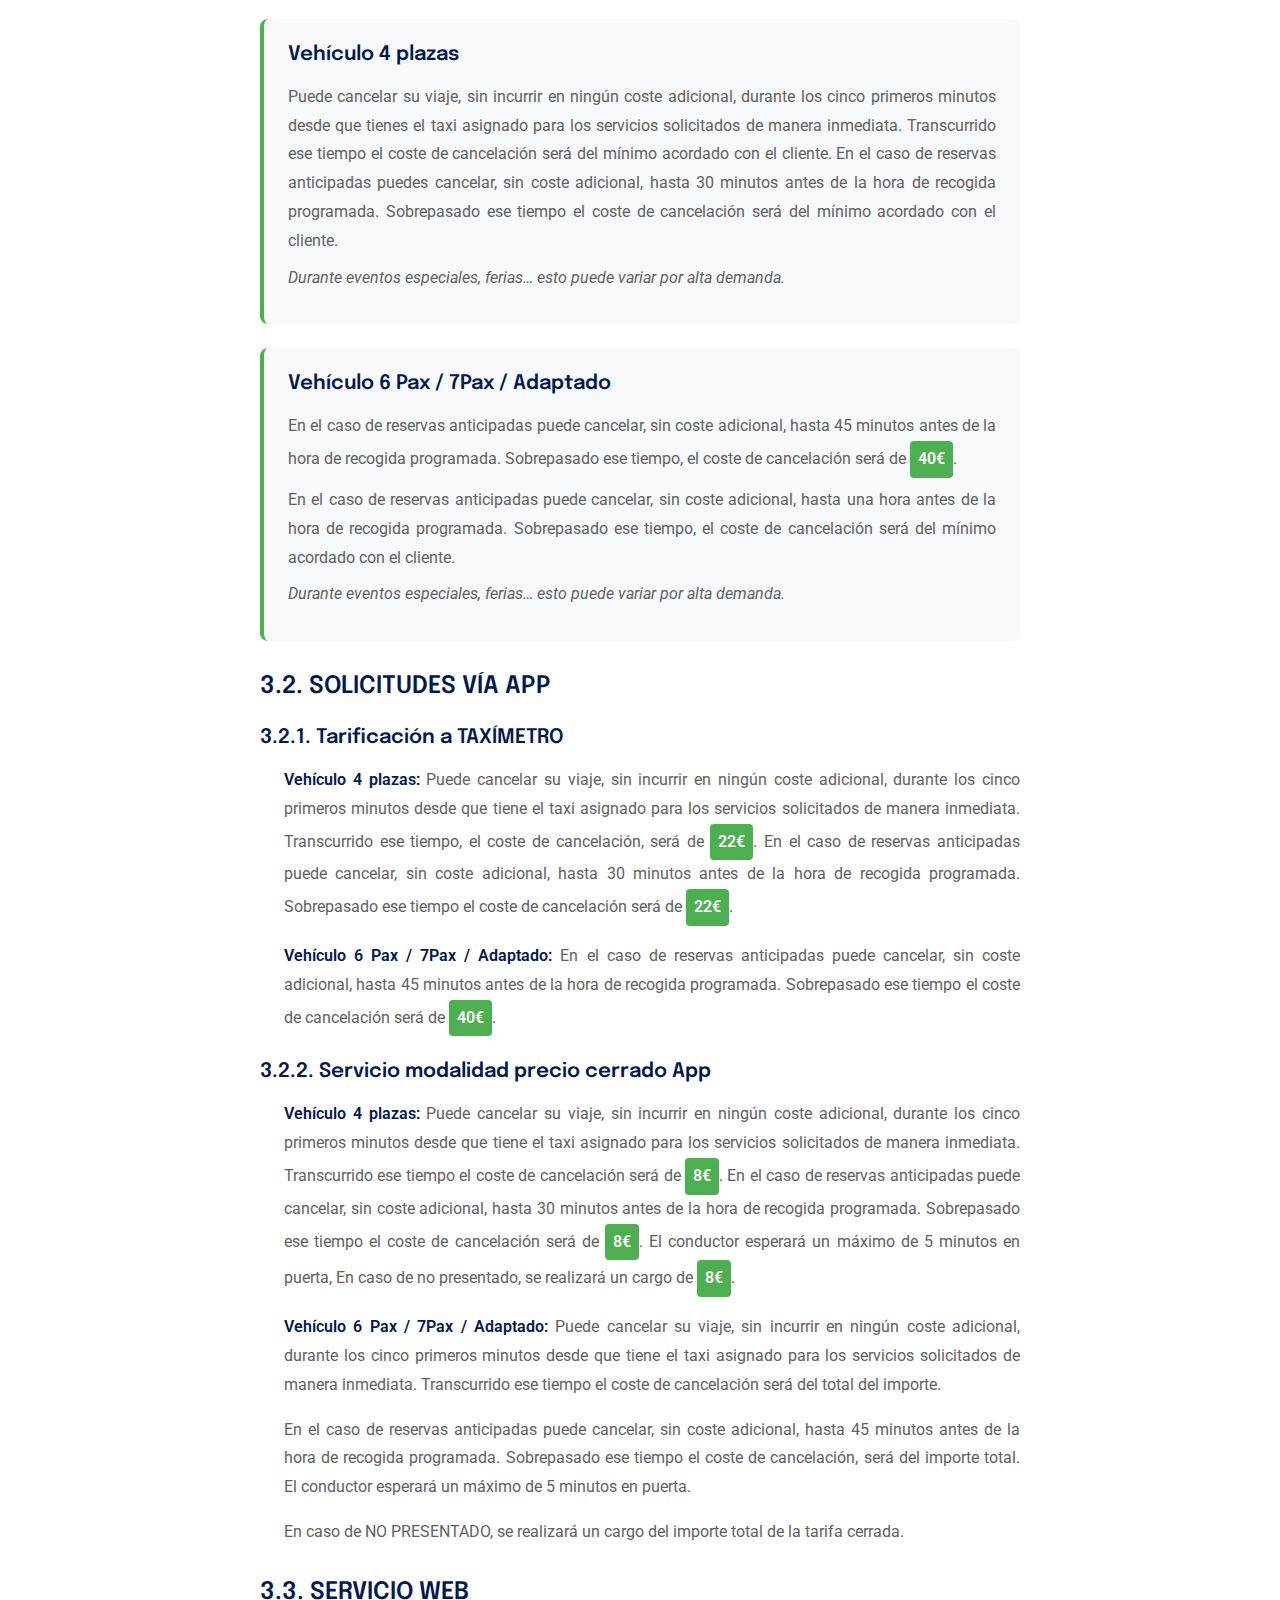
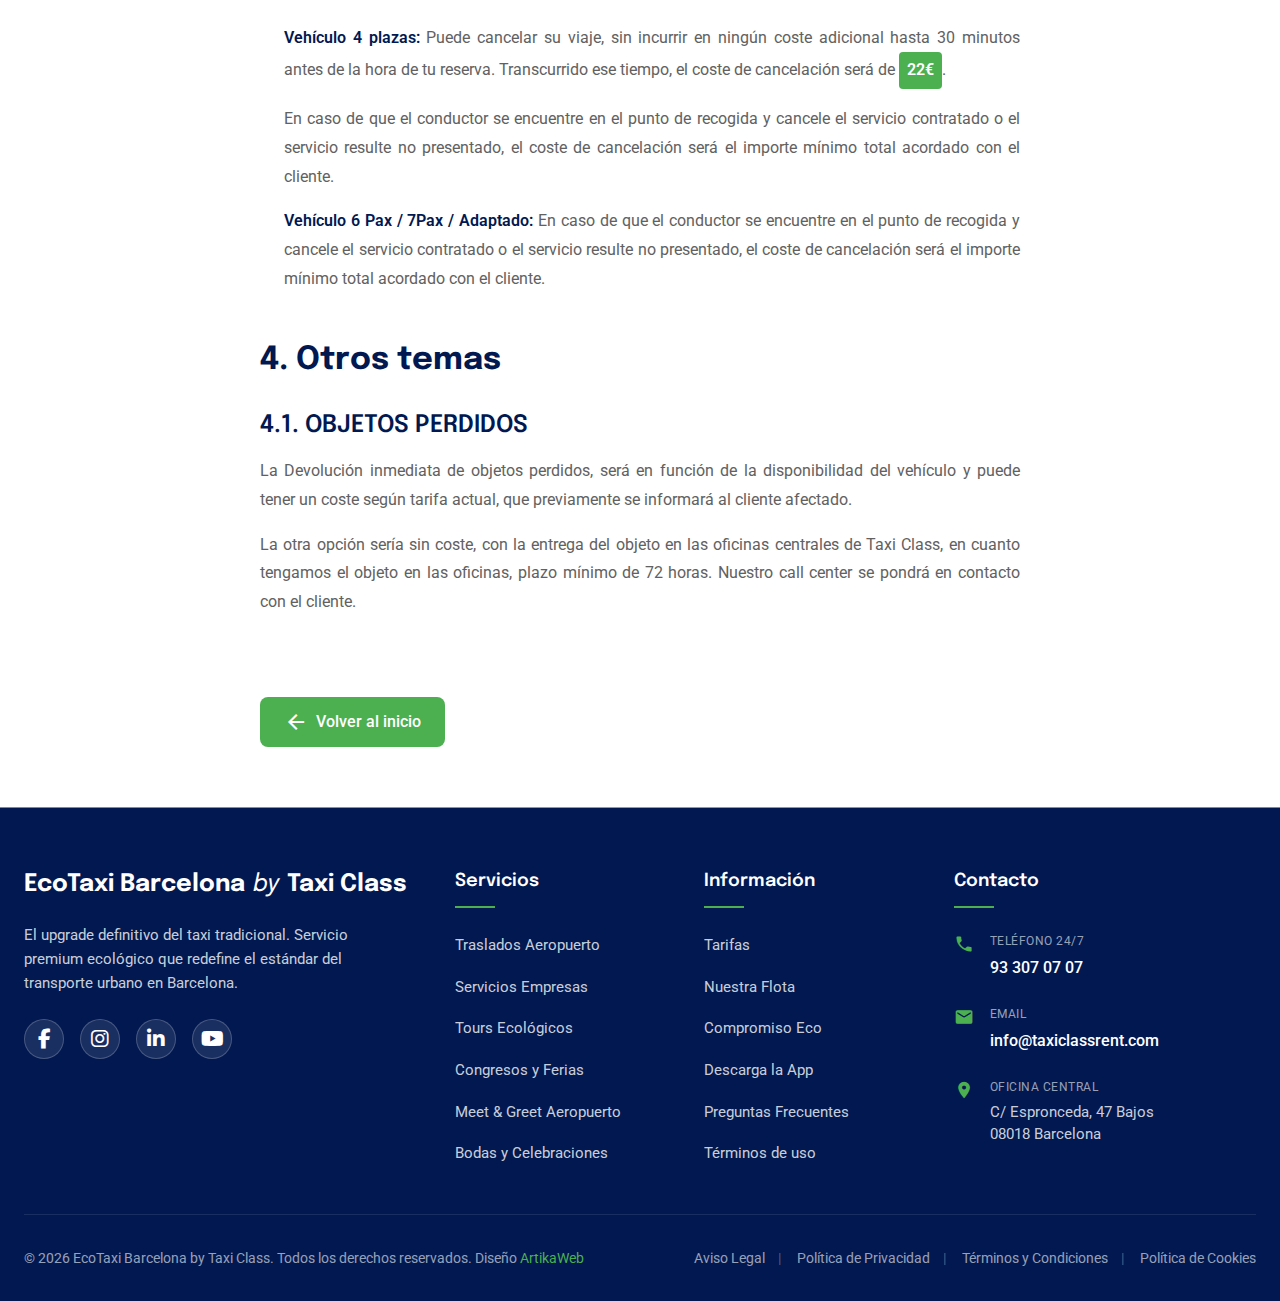
<file: terminos-de-uso.html>
<!DOCTYPE html>
<html lang="es">

<head>
    <meta charset="UTF-8">
    <!-- Google Tag Manager -->
    <script>(function (w, d, s, l, i) {
            w[l] = w[l] || []; w[l].push({
                'gtm.start':
                    new Date().getTime(), event: 'gtm.js'
            }); var f = d.getElementsByTagName(s)[0],
                j = d.createElement(s), dl = l != 'dataLayer' ? '&l=' + l : ''; j.async = true; j.src =
                    'https://www.googletagmanager.com/gtm.js?id=' + i + dl; f.parentNode.insertBefore(j, f);
        })(window, document, 'script', 'dataLayer', 'GTM-PCQXRKN');</script>
    <!-- End Google Tag Manager -->
    <meta name="viewport" content="width=device-width, initial-scale=1.0">
    <title>Términos de Uso - EcoTaxi Barcelona by Taxi Class</title>
    <meta name="description"
        content="Términos de uso y condiciones del servicio de EcoTaxi Barcelona. Tipos de servicio, tarifas, cancelaciones y políticas.">
    
    <meta name="robots" content="noindex, follow">

    <!-- Favicon -->
    <link rel="icon" type="image/x-icon" href="images/favicon.ico">
    <link rel="shortcut icon" type="image/x-icon" href="images/favicon.ico">

    <!-- Material UI -->
    <link rel="stylesheet" href="https://fonts.googleapis.com/css?family=Roboto:300,400,500,700&display=swap" />
    <link rel="stylesheet" href="https://fonts.googleapis.com/icon?family=Material+Icons" />

    <!-- Font Awesome para iconos de redes sociales -->
    <link rel="stylesheet" href="https://cdnjs.cloudflare.com/ajax/libs/font-awesome/6.4.0/css/all.min.css">

    <!-- Fuentes adicionales -->
    <link rel="preconnect" href="https://fonts.googleapis.com">
    <link rel="preconnect" href="https://fonts.gstatic.com" crossorigin>
    <link
        href="https://fonts.googleapis.com/css2?family=Epilogue:wght@400;600;700&family=Inconsolata:wght@400;600&display=swap"
        rel="stylesheet">

    <!-- Estilos -->
    <link rel="stylesheet" href="css/base.css">
    <link rel="stylesheet" href="css/header.css">
    <link rel="stylesheet" href="css/footer.css">
    <link rel="stylesheet" href="css/responsive.css">
    
    <style>
        /* Estilos específicos para la página legal */
        .legal-hero {
            background: linear-gradient(135deg, #011850 0%, #05D9D9 100%);
            padding: 120px 0 60px;
            color: white;
            text-align: center;
        }
        
        .legal-hero * {
            color: white !important;
        }
        
        .legal-hero h1 {
            font-size: 2.5rem;
            font-weight: 700;
            margin-bottom: 16px;
        }
        
        .legal-hero p {
            font-size: 1.125rem;
            opacity: 0.9;
            max-width: 600px;
            margin: 0 auto;
        }
        
        .legal-content {
            padding: 60px 0;
            background: white;
        }
        
        .legal-content .container {
            max-width: 800px;
            margin: 0 auto;
            padding: 0 20px;
        }
        
        .legal-content h2 {
            font-size: 2rem;
            color: #011850;
            margin: 40px 0 24px;
            font-weight: 700;
        }
        
        .legal-content h3 {
            font-size: 1.5rem;
            color: #011850;
            margin: 32px 0 16px;
            font-weight: 600;
        }
        
        .legal-content h4 {
            font-size: 1.25rem;
            color: #011850;
            margin: 24px 0 16px;
            font-weight: 600;
        }
        
        .legal-content p {
            font-size: 1rem;
            line-height: 1.8;
            color: #616161;
            margin-bottom: 16px;
            text-align: justify;
        }
        
        .legal-content ul {
            margin: 16px 0 24px 24px;
            color: #616161;
        }
        
        .legal-content li {
            margin-bottom: 12px;
            line-height: 1.8;
        }
        
        .legal-content strong {
            color: #011850;
            font-weight: 600;
        }
        
        .legal-content a {
            color: #4CAF50;
            text-decoration: none;
            font-weight: 500;
            transition: color 0.3s ease;
        }
        
        .legal-content a:hover {
            color: #388E3C;
            text-decoration: underline;
        }
        
        .service-box {
            background: #f8f9fa;
            padding: 24px;
            border-radius: 8px;
            margin: 24px 0;
            border-left: 4px solid #4CAF50;
        }
        
        .service-box h4 {
            margin-top: 0;
            color: #011850;
        }
        
        .service-box p {
            margin-bottom: 8px;
        }
        
        .price-highlight {
            background: #4CAF50;
            color: white;
            padding: 4px 8px;
            border-radius: 4px;
            font-weight: 600;
            display: inline-block;
        }
        
        .warning-box {
            background: #FFF3E0;
            border-left: 4px solid #FF9800;
            padding: 16px 24px;
            margin: 24px 0;
            border-radius: 8px;
        }
        
        .warning-box p {
            margin: 0;
            color: #E65100;
        }
        
        .terms-section {
            margin-bottom: 48px;
        }
        
        .subsection {
            margin-left: 24px;
            margin-top: 16px;
        }
        
        .last-updated {
            background: #f8f9fa;
            padding: 16px 24px;
            border-radius: 8px;
            margin-bottom: 32px;
            border-left: 4px solid #4CAF50;
        }
        
        .last-updated p {
            margin: 0;
            color: #616161;
        }
        
        .back-to-home {
            display: inline-flex;
            align-items: center;
            gap: 8px;
            margin-top: 32px;
            padding: 12px 24px;
            background: #4CAF50;
            color: white !important;
            text-decoration: none;
            border-radius: 8px;
            font-weight: 600;
            transition: all 0.3s ease;
        }
        
        .back-to-home:hover {
            background: #388E3C;
            color: white !important;
            transform: translateY(-2px);
            box-shadow: 0 4px 12px rgba(76, 175, 80, 0.3);
            text-decoration: none;
        }
        
        @media (max-width: 768px) {
            .legal-hero h1 {
                font-size: 2rem;
            }
            
            .legal-content h2 {
                font-size: 1.5rem;
            }
            
            .legal-content h3 {
                font-size: 1.25rem;
            }
            
            .service-box {
                padding: 20px;
            }
            
            .subsection {
                margin-left: 16px;
            }
        }
    </style>
</head>

<body>
    <!-- Google Tag Manager (noscript) -->
    <noscript><iframe src="https://www.googletagmanager.com/ns.html?id=GTM-PCQXRKN" height="0" width="0"
            style="display:none;visibility:hidden"></iframe></noscript>
    <!-- End Google Tag Manager (noscript) -->

    <!-- Header -->
    <header class="main-header">
        <div class="header-container">
            <div class="logo-section">
                <h1 class="logo-text">
                    <a href="index.html" style="text-decoration: none; color: inherit;">
                        <span class="eco-text">EcoTaxi Barcelona</span>
                        <span class="by-text">by</span>
                        <span class="taxiclass-text">Taxi Class</span>
                    </a>
                </h1>
            </div>

            <nav class="main-nav">
                <ul class="nav-list">
                    <li><a href="index.html#inicio">Inicio</a></li>
                    <li><a href="index.html#servicios">Servicios</a></li>
                    <li><a href="index.html#flota">Nuestra Flota</a></li>
                    <li><a href="index.html#compromiso">Compromiso Eco</a></li>
                    <li><a href="index.html#contacto">Contacto</a></li>
                </ul>
            </nav>

            <div class="header-actions">
                <a href="tel:+34933070707" class="phone-number">
                    <i class="material-icons">phone</i>
                    <span>93 307 07 07</span>
                </a>
                <a href="https://taxiclassrent.com/reservas/" target="_blank" rel="noopener noreferrer"
                    class="reserve-btn">
                    <i class="material-icons">event_available</i>
                    Reservar Ahora
                </a>
            </div>

            <button class="mobile-menu-toggle">
                <i class="material-icons">menu</i>
            </button>
        </div>
    </header>

    <!-- Hero Legal -->
    <section class="legal-hero">
        <div class="container">
            <h1>Términos de Uso</h1>
            <p>Condiciones del servicio y tarifas</p>
        </div>
    </section>

    <!-- Legal Content -->
    <section class="legal-content">
        <div class="container">
            <div class="last-updated">
                <p><strong>Última actualización:</strong> 21 de agosto de 2025</p>
            </div>

            <div class="terms-section">
                <h2>1. Tipos de servicio</h2>

                <h3>1.1. SERVICIOS STANDARD</h3>
                
                <div class="service-box">
                    <h4>SERVICIO STANDARD INMEDIATO - RECOGIDA EN BARCELONA CIUDAD. VEHÍCULO 4 PLAZAS</h4>
                    <p>Flexibilidad total.</p>
                    <p><span class="price-highlight">Importe mínimo de servicio 22€</span></p>
                </div>

                <div class="service-box">
                    <h4>SERVICIO STANDARD CON RESERVA - RECOGIDA EN BARCELONA CIUDAD. VEHÍCULO 4 PLAZAS</h4>
                    <p>Máxima puntualidad.</p>
                    <p><span class="price-highlight">Importe mínimo 22€</span></p>
                </div>

                <p>Para servicio standard inmediato o con reserva, recogida fuera de Barcelona ciudad, consulte con nuestro call center. En caso de Abonados a Taxi Class, condiciones especiales.</p>

                <h3>1.2. SERVICIO PRECIO CERRADO. SÓLO DISPONIBLE EN APP</h3>
                <p>Tarifa cerrada sin ningún extra final. Incluye 5 minutos de espera en el punto de recogida. No permite paradas intermedias ni cambios de origen/destino, paquetería, servicios con mascota o con idioma extra. <strong>Importe mínimo de servicio 8€</strong>.</p>
                <p>Sólo disponible para trayectos inmediatos.</p>

                <h3>1.3. SERVICIO 6 OCUPANTES (6PAX) o 7 OCUPANTES (7pax) Y ADAPTADO</h3>
                <div class="service-box">
                    <h4>SERVICIO STANDARD. Vehículo de alta capacidad</h4>
                    <p><span class="price-highlight">Importe mínimo de servicio 40€</span></p>
                    <p>Origen o destino aeropuerto: <span class="price-highlight">importe mínimo 60€</span></p>
                    <p>En Aeropuerto, se aplica para recogidas en el punto habitual.</p>
                </div>
                <p>Para servicio standard. Vehículo de alta capacidad. Recogida fuera de Barcelona ciudad, consulte con nuestro call center.</p>

                <h3>1.4. SERVICIOS ORIGEN Y RECOGIDA AEROPUERTO</h3>

                <h4>1.4.1. Condiciones especiales para las recogidas en Aeropuerto</h4>

                <div class="service-box">
                    <h4>Recogidas CON CARTEL PERSONALIZADO</h4>
                    <p>El taxímetro comienza a contar desde la llegada del vuelo. Condiciones del servicio con cartel en aeropuerto, previa reserva:</p>
                    
                    <p><strong>Si su recogida es de 04.00 a 23.00, se aplicará un importe mínimo de:</strong></p>
                    <ul>
                        <li>Para vehículo de 4 plazas, servicio mínimo que se aplicará es de <span class="price-highlight">55€</span></li>
                        <li>Para vehículo de 6/7 plazas, servicio mínimo que se aplicará es de <span class="price-highlight">65€</span></li>
                    </ul>
                    
                    <p><strong>Si su recogida es de 23.00 a 04.00, se aplicará un importe mínimo de:</strong></p>
                    <ul>
                        <li>Para vehículo de 4 plazas, servicio mínimo que se aplicará es de <span class="price-highlight">65€</span></li>
                        <li>Para vehículo de 6/7 plazas, servicio mínimo que se aplicará es de <span class="price-highlight">75€</span></li>
                    </ul>
                    
                    <div class="warning-box">
                        <p>• Si no ha indicado lo contrario, se enviará al conductor a la hora de llegada de su vuelo.</p>
                        <p>• El tiempo de espera desde la llegada del vuelo correrá a cargo del cliente.</p>
                        <p>• En caso de que el conductor estacione en el parking del Aeropuerto, el coste correrá a cargo del cliente.</p>
                    </div>
                </div>

                <div class="service-box">
                    <h4>Recogidas SIN CARTEL</h4>
                    <p>El taxímetro comienza a contar desde la llegada del conductor al punto de recogida. Condiciones del servicio sin cartel en aeropuerto, previa reserva o inmediato:</p>
                    
                    <ul>
                        <li>Para vehículo de 4 plazas: Servicio mínimo que se aplicará es de <span class="price-highlight">25€</span></li>
                        <li>Para vehículo de 6/7 plazas: Servicio mínimo que se aplicará es de <span class="price-highlight">60€</span></li>
                    </ul>
                    
                    <p>Si no ha indicado lo contrario, se enviará al conductor a la hora de llegada de su vuelo.</p>
                    <p>El tiempo de espera correrá a cargo del cliente.</p>
                    <p>El conductor esperará en nuestro punto de recogida. Véase: Puntos de recogida TaxiClass.</p>
                </div>

                <h3>1.5. CONDICIONES ESPECIALES SANTS ESTACIÓN</h3>

                <div class="service-box">
                    <h4>Recogidas CON CARTEL PERSONALIZADO</h4>
                    <p>El conductor esperará en la puerta de embarque del AVE dirección a la salida de Plaza Països Catalans/Tarragona, junto a la tienda YVES ROCHER. En caso de retraso, deberá ponerse en contacto con nosotros, ya que no se monitorizará la llegada de los trenes.</p>
                    
                    <ul>
                        <li>Vehículo 4 plazas: Servicio mínimo que se aplicará es de <span class="price-highlight">35€</span></li>
                        <li>Vehículo 6-7 plazas/adaptado: Servicio mínimo que se aplicará es de <span class="price-highlight">45€</span></li>
                    </ul>
                    
                    <p>En caso de que el conductor estacione en el parking, el coste correrá a cargo del cliente.</p>
                </div>

                <p><strong>Recogidas SIN CARTEL:</strong> El conductor esperará en nuestro punto de recogida fuera de la estación. Véase: Puntos de recogida TaxiClass.</p>

                <h3>1.6. SERVICIOS A MEDIDA SEGÚN SOLICITUD CLIENTE</h3>
                <p><strong>Servicios de Largo recorrido:</strong> Servicios solicitados con destino fuera del Área Metropolitana de Barcelona, se tarificará según taxímetro (tarifas establecidas por el Área Metropolitana del Taxi de Barcelona).</p>
                <p>En caso de realizar el desplazamiento pasando por peajes, correrán a cargo del cliente, tanto los de ida como los de vuelta.</p>
                <p>Consulte nuestro call center para otras opciones de servicios NO STANDARD.</p>

                <h3>1.7. SERVICIO A DISPONIBILIDAD EN BARCELONA</h3>
                <p>En servicios realizados dentro de Barcelona con esperas y que sean de una duración igual o superior a 1 hora se aplicará la tarifa de precio por hora:</p>
                
                <ul>
                    <li>Vehículo 4 plazas: Se facturará a razón de <span class="price-highlight">36€ la hora</span></li>
                    <li>Vehículo 6-7 plazas/adaptado: Se facturará a razón de <span class="price-highlight">40€ la hora</span></li>
                </ul>
                
                <p>Se aplicará dicho importe siempre y cuando el taxímetro no sea superior.</p>

                <h3>1.8. OTROS SERVICIOS</h3>
                <ul>
                    <li><strong>Mascotas:</strong> Sólo se aceptarán con transportín y se aplicará un importe mínimo de <span class="price-highlight">25€</span>, excepto traslados de invidentes acompañados del perro guía.</li>
                    <li><strong>Mensajería:</strong> Se aplicará un importe mínimo de <span class="price-highlight">25€</span>.</li>
                </ul>
            </div>

            <div class="terms-section">
                <h2>2. Canal solicitud servicio, tarifas y pagos</h2>

                <h3>2.1. SOLICITUDES VÍA APP</h3>

                <h4>2.1.1. Modalidad de contratación TARIFICACIÓN A TAXÍMETRO</h4>
                <p>(CONSULTAR APARTADO SERVICIOS STANDARD) El taxímetro podrá marcar en puerta a la hora del servicio hasta 5€.</p>
                <p>Se realizará un previo registro y verificación de su tarjeta mediante nuestra pasarela de pago verificada y segura. Una vez finalice el trayecto, se procederá al cargo automático a su tarjeta.</p>
                <p>En casos de impago, o saldo insuficiente en la tarjeta, Taxi Class podrá ejecutar dicho cobro mediante cualquiera de las tarjetas vinculadas en la cuenta APP del cliente, aunque aquella no hubiese sido la elegida para el cobro de aquel servicio pendiente de liquidar. Si Taxi Class siguiera sin cobrar el importe del servicio, se enviará un correo electrónico al cliente con la cuenta para que realice una transferencia.</p>
                <p>Para cancelaciones y servicios fallidos/no presentado en las que se haya incurrido en costes adicionales se procederá de igual manera que en los servicios con viaje finalizado. CONSULTAR POLITICA DE CANCELACIÓN.</p>

                <h4>2.1.2. Modalidad de contratación TARIFICACIÓN A PRECIO CERRADO</h4>
                <p>Incluye 5 minutos de espera en el punto de recogida. No permite paradas intermedias ni cambios de origen/destino, paquetería, servicios con mascota o con idioma extra. Importe mínimo de servicio 8€.</p>
                <p>Este servicio está sujeto a disponibilidad de vehículos. Sólo disponible para trayectos inmediatos.</p>

                <h4>2.1.3 Tickets / Facturas</h4>
                <p>Si precisa ticket del trayecto, ha de solicitarlo al conductor. La APP Taxi Class no emite de manera automática tickets.</p>
                <p>Si precisa Factura del trayecto, en la APP Taxi Class, ha de realizar un previo registro de datos fiscales en el apartado de "métodos de pago y facturación". En el momento que esté solicitando su trayecto, en "pago y facturación" ha de seleccionar los datos fiscales. Una vez finalizado el servicio se generará de manera automática un correo electrónico donde podrá ver la factura.</p>
                <p>En caso de necesitar factura a posteriori, ha de contestar sobre el e-mail de confirmación, se le hará llegar lo antes posible.</p>

                <h3>2.2. SOLICITUDES VÍA TELÉFONO (Call Center)</h3>

                <h4>2.2.1. Modalidad de contratación TARIFICACIÓN A TAXÍMETRO</h4>
                <p>(CONSULTAR APARTADO SERVICIOS STANDARD) El taxímetro podrá marcar en puerta a la hora del servicio hasta 5€.</p>
                <p>En caso de resultar servicio fallido/cliente no presentado. Taxi Class podrá ponerse en contacto con el cliente y reclamar el desplazamiento del conductor.</p>
                <p>De forma generalizada, igual tarifa aplicada con mínimos SERVICIOS STANDARD.</p>
                <p>Para servicios diferenciados consulte nuestros profesionales del Call Center.</p>
                
                <div class="warning-box">
                    <p>Durante ferias y eventos especiales de la ciudad, se aplicarán tarifas especiales.</p>
                </div>

                <h3>2.3. SOLICITUDES VÍA WEB (Formulario con pasarela pago)</h3>
                <p>De forma generalizada igual tarifa aplicada con mínimos que SERVICIOS STANDARD. Excepto servicios especiales que serán debidamente informados vía nuestro Call Center cuando recibamos el formulario cumplimentado.</p>
                <p>Se realizará un previo registro y verificación de su tarjeta mediante nuestra pasarela de pago verificada y segura.</p>
                <p>Si ha elegido el método de pago con cargo a tarjeta, una vez finalice el trayecto, se procederá al cargo automático a su tarjeta.</p>
                <p>Si ha elegido el método de pago pago directo al conductor, con esta modalidad de pago se requieren los datos de una tarjeta bancaria como garantía. Al abonar directamente al conductor, en ningún caso se podrá emitir factura del trayecto solicitado.</p>
                <p>En casos de impago, o saldo insuficiente en la tarjeta, Taxi Class enviará un correo electrónico al cliente con la cuenta para que realice una transferencia o bien contactará vía telefónica.</p>
                <p>Para cancelaciones y servicios fallidos/no presentado en las que se haya incurrido en costes adicionales se procederá de igual manera que en los servicios con viaje finalizado. CONSULTAR POLITICA DE CANCELACIÓN.</p>
                
                <div class="warning-box">
                    <p>Durante ferias y eventos especiales de la ciudad, se aplicarán tarifas especiales.</p>
                </div>
            </div>

            <div class="terms-section">
                <h2>3. Política de cancelaciones</h2>

                <h3>3.1. SERVICIO STANDARD</h3>
                
                <div class="service-box">
                    <h4>Vehículo 4 plazas</h4>
                    <p>Puede cancelar su viaje, sin incurrir en ningún coste adicional, durante los cinco primeros minutos desde que tienes el taxi asignado para los servicios solicitados de manera inmediata. Transcurrido ese tiempo el coste de cancelación será del mínimo acordado con el cliente. En el caso de reservas anticipadas puedes cancelar, sin coste adicional, hasta 30 minutos antes de la hora de recogida programada. Sobrepasado ese tiempo el coste de cancelación será del mínimo acordado con el cliente.</p>
                    <p><em>Durante eventos especiales, ferias… esto puede variar por alta demanda.</em></p>
                </div>

                <div class="service-box">
                    <h4>Vehículo 6 Pax / 7Pax / Adaptado</h4>
                    <p>En el caso de reservas anticipadas puede cancelar, sin coste adicional, hasta 45 minutos antes de la hora de recogida programada. Sobrepasado ese tiempo, el coste de cancelación será de <span class="price-highlight">40€</span>.</p>
                    <p>En el caso de reservas anticipadas puede cancelar, sin coste adicional, hasta una hora antes de la hora de recogida programada. Sobrepasado ese tiempo, el coste de cancelación será del mínimo acordado con el cliente.</p>
                    <p><em>Durante eventos especiales, ferias… esto puede variar por alta demanda.</em></p>
                </div>

                <h3>3.2. SOLICITUDES VÍA APP</h3>

                <h4>3.2.1. Tarificación a TAXÍMETRO</h4>
                
                <div class="subsection">
                    <p><strong>Vehículo 4 plazas:</strong> Puede cancelar su viaje, sin incurrir en ningún coste adicional, durante los cinco primeros minutos desde que tiene el taxi asignado para los servicios solicitados de manera inmediata. Transcurrido ese tiempo, el coste de cancelación, será de <span class="price-highlight">22€</span>. En el caso de reservas anticipadas puede cancelar, sin coste adicional, hasta 30 minutos antes de la hora de recogida programada. Sobrepasado ese tiempo el coste de cancelación será de <span class="price-highlight">22€</span>.</p>
                    
                    <p><strong>Vehículo 6 Pax / 7Pax / Adaptado:</strong> En el caso de reservas anticipadas puede cancelar, sin coste adicional, hasta 45 minutos antes de la hora de recogida programada. Sobrepasado ese tiempo el coste de cancelación será de <span class="price-highlight">40€</span>.</p>
                </div>

                <h4>3.2.2. Servicio modalidad precio cerrado App</h4>
                
                <div class="subsection">
                    <p><strong>Vehículo 4 plazas:</strong> Puede cancelar su viaje, sin incurrir en ningún coste adicional, durante los cinco primeros minutos desde que tiene el taxi asignado para los servicios solicitados de manera inmediata. Transcurrido ese tiempo el coste de cancelación será de <span class="price-highlight">8€</span>. En el caso de reservas anticipadas puede cancelar, sin coste adicional, hasta 30 minutos antes de la hora de recogida programada. Sobrepasado ese tiempo el coste de cancelación será de <span class="price-highlight">8€</span>. El conductor esperará un máximo de 5 minutos en puerta, En caso de no presentado, se realizará un cargo de <span class="price-highlight">8€</span>.</p>
                    
                    <p><strong>Vehículo 6 Pax / 7Pax / Adaptado:</strong> Puede cancelar su viaje, sin incurrir en ningún coste adicional, durante los cinco primeros minutos desde que tiene el taxi asignado para los servicios solicitados de manera inmediata. Transcurrido ese tiempo el coste de cancelación será del total del importe.</p>
                    
                    <p>En el caso de reservas anticipadas puede cancelar, sin coste adicional, hasta 45 minutos antes de la hora de recogida programada. Sobrepasado ese tiempo el coste de cancelación, será del importe total. El conductor esperará un máximo de 5 minutos en puerta.</p>
                    
                    <p>En caso de NO PRESENTADO, se realizará un cargo del importe total de la tarifa cerrada.</p>
                </div>

                <h3>3.3. SERVICIO WEB</h3>
                
                <div class="subsection">
                    <p><strong>Vehículo 4 plazas:</strong> Puede cancelar su viaje, sin incurrir en ningún coste adicional hasta 30 minutos antes de la hora de tu reserva. Transcurrido ese tiempo, el coste de cancelación será de <span class="price-highlight">22€</span>.</p>
                    <p>En caso de que el conductor se encuentre en el punto de recogida y cancele el servicio contratado o el servicio resulte no presentado, el coste de cancelación será el importe mínimo total acordado con el cliente.</p>
                    
                    <p><strong>Vehículo 6 Pax / 7Pax / Adaptado:</strong> En caso de que el conductor se encuentre en el punto de recogida y cancele el servicio contratado o el servicio resulte no presentado, el coste de cancelación será el importe mínimo total acordado con el cliente.</p>
                </div>
            </div>

            <div class="terms-section">
                <h2>4. Otros temas</h2>

                <h3>4.1. OBJETOS PERDIDOS</h3>
                <p>La Devolución inmediata de objetos perdidos, será en función de la disponibilidad del vehículo y puede tener un coste según tarifa actual, que previamente se informará al cliente afectado.</p>
                <p>La otra opción sería sin coste, con la entrega del objeto en las oficinas centrales de Taxi Class, en cuanto tengamos el objeto en las oficinas, plazo mínimo de 72 horas. Nuestro call center se pondrá en contacto con el cliente.</p>
            </div>

            <a href="index.html" class="back-to-home">
                <i class="material-icons">arrow_back</i>
                Volver al inicio
            </a>
        </div>
    </section>

    <!-- Footer -->
    <footer class="main-footer" id="contacto">
        <div class="container">
            <div class="footer-content">
                <div class="footer-column">
                    <h3 class="footer-title" style="white-space: nowrap;">EcoTaxi Barcelona <span
                            style="font-weight: normal; font-style: italic;">by</span> Taxi Class</h3>
                    <p class="footer-description">
                        El upgrade definitivo del taxi tradicional. Servicio premium ecológico
                        que redefine el estándar del transporte urbano en Barcelona.
                    </p>
                    <div class="footer-social">
                        <a href="https://www.facebook.com/taxiclass" target="_blank" rel="noopener noreferrer"
                            aria-label="Facebook"><i class="fab fa-facebook-f"></i></a>
                        <a href="https://www.instagram.com/taxiclassbarcelona/" target="_blank"
                            rel="noopener noreferrer" aria-label="Instagram"><i class="fab fa-instagram"></i></a>
                        <a href="https://www.linkedin.com/company/taxiclass/" target="_blank" rel="noopener noreferrer"
                            aria-label="LinkedIn"><i class="fab fa-linkedin-in"></i></a>
                        <a href="https://www.youtube.com/@TaxiClass" target="_blank" rel="noopener noreferrer"
                            aria-label="YouTube"><i class="fab fa-youtube"></i></a>
                    </div>
                </div>

                <div class="footer-column">
                    <h4 class="footer-heading">Servicios</h4>
                    <ul class="footer-links">
                        <li><a href="index.html#aeropuerto">Traslados Aeropuerto</a></li>
                        <li><a href="index.html#corporativo">Servicios Empresas</a></li>
                        <li><a href="index.html#tours">Tours Ecológicos</a></li>
                        <li><a href="index.html#congresos">Congresos y Ferias</a></li>
                        <li><a href="index.html#meet-greet">Meet & Greet Aeropuerto</a></li>
                        <li><a href="index.html#bodas">Bodas y Celebraciones</a></li>
                    </ul>
                </div>

                <div class="footer-column">
                    <h4 class="footer-heading">Información</h4>
                    <ul class="footer-links">
                        <li><a href="https://taxiclassrent.com/contacto/" target="_blank"
                                rel="noopener noreferrer">Tarifas</a></li>
                        <li><a href="https://taxiclassrent.com/vehicle/" target="_blank"
                                rel="noopener noreferrer">Nuestra Flota</a></li>
                        <li><a href="https://taxiclassrent.com/compromiso-medioambiental/" target="_blank"
                                rel="noopener noreferrer">Compromiso Eco</a></li>
                        <li><a href="https://taxiclassrent.com/app-taxi-class/" target="_blank"
                                rel="noopener noreferrer">Descarga la App</a></li>
                        <li><a href="https://taxiclassrent.com/contacto/" target="_blank"
                                rel="noopener noreferrer">Preguntas Frecuentes</a></li>
                        <li><a href="terminos-de-uso.html">Términos de uso</a>
                        </li>
                    </ul>
                </div>

                <div class="footer-column">
                    <h4 class="footer-heading">Contacto</h4>
                    <div class="footer-contact">
                        <div class="contact-item">
                            <i class="material-icons">phone</i>
                            <div>
                                <p>Teléfono 24/7</p>
                                <a href="tel:+34933070707">93 307 07 07</a>
                            </div>
                        </div>
                        <div class="contact-item">
                            <i class="material-icons">email</i>
                            <div>
                                <p>Email</p>
                                <a href="mailto:info@taxiclassrent.com">info@taxiclassrent.com</a>
                            </div>
                        </div>
                        <div class="contact-item">
                            <i class="material-icons">location_on</i>
                            <div>
                                <p>Oficina Central</p>
                                <address>C/ Espronceda, 47 Bajos<br>08018 Barcelona</address>
                            </div>
                        </div>
                    </div>
                </div>
            </div>

            <div class="footer-bottom">
                <div class="footer-legal">
                    <p>&copy; <span id="current-year">2024</span> EcoTaxi Barcelona by Taxi Class. Todos los derechos
                        reservados. Diseño <a href="https://artikaweb.com" target="_blank"
                            rel="noopener noreferrer">ArtikaWeb</a></p>
                    <div class="legal-links">
                        <a href="aviso-legal.html">Aviso Legal</a>
                        <a href="politica-de-privacidad.html">Política de Privacidad</a>
                        <a href="terminos-de-uso.html">Términos y Condiciones</a>
                        <a href="ley-de-cookies.html">Política de Cookies</a>
                    </div>
                </div>
            </div>
        </div>
    </footer>

    <!-- Scripts -->
    <script src="https://code.jquery.com/jquery-3.7.1.min.js"></script>
    <script src="js/main.js"></script>
</body>

</html>
</file>
<file: css/header.css>
/* Header Styles */
.main-header {
    position: fixed;
    top: 0;
    left: 0;
    right: 0;
    background-color: var(--bg-white);
    box-shadow: var(--shadow-sm);
    z-index: 1000;
    transition: all var(--transition-normal);
}

.header-container {
    max-width: var(--container-width);
    margin: 0 auto;
    padding: 0 var(--spacing-md);
    height: 90px;
    display: flex;
    align-items: center;
    justify-content: space-between;
    gap: var(--spacing-md);
}

/* Logo Section */
.logo-section {
    flex-shrink: 0;
}

.logo-text {
    font-size: 1.5rem;
    font-weight: 700;
    display: flex;
    align-items: center;
    gap: var(--spacing-xs);
    white-space: nowrap;
}

.eco-text {
    color: var(--eco-green);
    font-family: var(--font-primary);
}

.by-text {
    font-size: 0.875rem;
    color: var(--text-gray);
    font-weight: 400;
    font-style: italic;
}

.taxiclass-text {
    color: var(--primary-dark);
    font-family: var(--font-primary);
}

/* Navigation */
.main-nav {
    flex: 1;
    display: flex;
    justify-content: center;
    padding: 0 var(--spacing-md);
}

.nav-list {
    display: flex;
    gap: 20px;
    align-items: center;
}

.nav-list a {
    font-size: 0.9375rem;
    font-weight: 500;
    color: var(--text-dark);
    position: relative;
    padding: var(--spacing-xs) 0;
    transition: all var(--transition-fast);
    white-space: nowrap;
}

.nav-list a::after {
    content: '';
    position: absolute;
    bottom: 0;
    left: 0;
    width: 0;
    height: 2px;
    background-color: var(--eco-green);
    transition: width var(--transition-normal);
}

.nav-list a:hover {
    color: var(--eco-green);
}

.nav-list a:hover::after {
    width: 100%;
}

/* Header Actions */
.header-actions {
    display: flex;
    align-items: center;
    gap: var(--spacing-sm);
    flex-shrink: 0;
}

.phone-number {
    display: flex;
    align-items: center;
    gap: var(--spacing-xs);
    color: var(--text-dark);
    font-weight: 600;
    font-size: 1rem;
    white-space: nowrap;
}

.phone-number .material-icons {
    font-size: 20px;
    color: var(--eco-green);
}

.reserve-btn {
    background-color: var(--primary-dark);
    color: white;
    padding: 12px 20px;
    border-radius: 6px;
    font-size: 0.875rem;
    font-weight: 600;
    display: flex;
    align-items: center;
    gap: var(--spacing-xs);
    transition: all var(--transition-normal);
    box-shadow: var(--shadow-sm);
    white-space: nowrap;
    text-decoration: none;
    cursor: pointer;
}

.reserve-btn:hover {
    background-color: var(--eco-green);
    transform: translateY(-2px);
    box-shadow: var(--shadow-md);
    color: white;
}

.reserve-btn:hover .material-icons {
    color: white;
}

.reserve-btn .material-icons {
    font-size: 20px;
}

/* Mobile Menu Toggle */
.mobile-menu-toggle {
    display: none;
    color: var(--text-dark);
    font-size: 24px;
    padding: var(--spacing-xs);
}

/* Header scroll effect */
.main-header.scrolled {
    box-shadow: var(--shadow-md);
}

/* Mobile Navigation (inicialmente oculto) */
.mobile-nav {
    position: fixed;
    top: 90px;
    left: -100%;
    width: 100%;
    height: calc(100vh - 90px);
    background-color: var(--bg-white);
    transition: left var(--transition-normal);
    z-index: 999;
    overflow-y: auto;
}

.mobile-nav.active {
    left: 0;
}

.mobile-nav-list {
    padding: var(--spacing-lg);
}

.mobile-nav-list li {
    margin-bottom: var(--spacing-md);
}

.mobile-nav-list a {
    display: block;
    font-size: 1.125rem;
    font-weight: 500;
    color: var(--text-dark);
    padding: var(--spacing-sm);
    border-radius: 4px;
    transition: all var(--transition-fast);
}

.mobile-nav-list a:hover {
    background-color: var(--bg-light);
    color: var(--eco-green);
    padding-left: var(--spacing-md);
}
</file>
<file: css/hero.css>
/* Hero Section Styles */
.hero-section {
    position: relative;
    min-height: 100vh;
    display: flex;
    align-items: center;
    padding-top: 90px;
    overflow: hidden;
}

.hero-background {
    position: absolute;
    top: 0;
    left: 0;
    width: 100%;
    height: 100%;
    z-index: -1;
}

.hero-background::before {
    content: '';
    position: absolute;
    top: 0;
    left: 0;
    width: 100%;
    height: 100%;
    background: linear-gradient(135deg, 
        rgba(1, 24, 80, 0.7) 0%, 
        rgba(76, 175, 80, 0.6) 100%);
    z-index: 1;
}

.hero-content {
    position: relative;
    z-index: 2;
    width: 100%;
    padding: var(--spacing-xxl) 0;
}

.hero-container {
    max-width: var(--container-width);
    margin: 0 auto;
    padding: 0 var(--spacing-md);
}

/* Hero Text */
.hero-text {
    max-width: 650px;
    margin-bottom: var(--spacing-xl);
}

.hero-title {
    font-size: 3rem;
    font-weight: 700;
    color: var(--bg-white);
    margin-bottom: var(--spacing-md);
    line-height: 1.2;
    animation: fadeIn 0.8s ease forwards;
}

.hero-subtitle {
    font-size: 1.25rem;
    color: rgba(255, 255, 255, 0.9);
    margin-bottom: var(--spacing-lg);
    line-height: 1.6;
    animation: fadeIn 0.8s ease forwards;
    animation-delay: 0.2s;
    opacity: 0;
    animation-fill-mode: forwards;
}

/* Hero Features */
.hero-features {
    display: flex;
    gap: var(--spacing-lg);
    margin-bottom: var(--spacing-lg);
    flex-wrap: wrap;
}

.hero-feature {
    display: flex;
    align-items: center;
    gap: var(--spacing-xs);
    color: var(--bg-white);
    font-size: 1rem;
    animation: slideInLeft 0.8s ease forwards;
    animation-delay: 0.4s;
    opacity: 0;
    animation-fill-mode: forwards;
}

.hero-feature:nth-child(2) {
    animation-delay: 0.5s;
}

.hero-feature:nth-child(3) {
    animation-delay: 0.6s;
}

.hero-feature .material-icons {
    font-size: 24px;
    color: var(--primary-light);
}

/* Hero Actions */
.hero-actions {
    display: flex;
    gap: var(--spacing-md);
    flex-wrap: wrap;
    animation: fadeIn 0.8s ease forwards;
    animation-delay: 0.7s;
    opacity: 0;
    animation-fill-mode: forwards;
}

.primary-btn,
.secondary-btn {
    padding: 16px 32px;
    border-radius: 8px;
    font-size: 1rem;
    font-weight: 600;
    display: inline-flex;
    align-items: center;
    gap: var(--spacing-xs);
    transition: all var(--transition-normal);
    text-transform: uppercase;
    letter-spacing: 0.5px;
    text-decoration: none;
    cursor: pointer;
}

.primary-btn {
    background-color: var(--eco-green);
    color: white;
    box-shadow: 0 4px 16px rgba(76, 175, 80, 0.3);
}

.primary-btn:hover {
    background-color: var(--eco-light);
    transform: translateY(-3px);
    box-shadow: 0 6px 24px rgba(76, 175, 80, 0.4);
    color: white;
}

.primary-btn:hover .material-icons {
    color: white;
}

.secondary-btn {
    background-color: transparent;
    color: white;
    border: 2px solid white;
}

.secondary-btn:hover {
    background-color: white;
    color: var(--primary-dark);
    transform: translateY(-3px);
}

/* Hero Stats */
.hero-stats {
    display: grid;
    grid-template-columns: repeat(3, 1fr);
    gap: var(--spacing-md);
    margin-top: var(--spacing-xxl);
    animation: slideInRight 0.8s ease forwards;
    animation-delay: 0.8s;
    opacity: 0;
    animation-fill-mode: forwards;
}

.stat-card {
    background-color: rgba(255, 255, 255, 0.1);
    backdrop-filter: blur(10px);
    border: 1px solid rgba(255, 255, 255, 0.2);
    padding: var(--spacing-lg);
    border-radius: 12px;
    text-align: center;
    transition: all var(--transition-normal);
}

.stat-card:hover {
    background-color: rgba(255, 255, 255, 0.15);
    transform: translateY(-5px);
    border-color: rgba(255, 255, 255, 0.3);
}

.stat-number {
    font-size: 2.5rem;
    font-weight: 700;
    color: var(--primary-light);
    margin-bottom: var(--spacing-xs);
    font-family: var(--font-primary);
}

.stat-label {
    font-size: 0.875rem;
    color: var(--eco-green) !important;
    text-transform: uppercase;
    letter-spacing: 1px;
}

/* Decorative elements */
.hero-section::before {
    content: '';
    position: absolute;
    bottom: -50px;
    left: 0;
    right: 0;
    height: 100px;
    background: var(--bg-white);
    transform: skewY(-2deg);
    z-index: 1;
}
</file>
<file: css/services.css>
/* Services Section Styles */
.services-section {
    background-color: var(--bg-light);
    position: relative;
    padding: calc(var(--spacing-xxl) + 50px) 0 var(--spacing-xxl);
}

.section-header {
    text-align: center;
    margin-bottom: var(--spacing-xxl);
}

.section-title {
    font-size: 2.5rem;
    color: var(--primary-dark);
    margin-bottom: var(--spacing-md);
    position: relative;
    display: inline-block;
}

.section-title::after {
    content: '';
    position: absolute;
    bottom: -10px;
    left: 50%;
    transform: translateX(-50%);
    width: 80px;
    height: 4px;
    background: linear-gradient(90deg, var(--eco-green) 0%, var(--primary-light) 100%);
    border-radius: 2px;
}

.section-subtitle {
    font-size: 1.125rem;
    color: var(--text-gray);
    max-width: 600px;
    margin: 0 auto;
    line-height: 1.6;
}

/* Services Grid */
.services-grid {
    display: grid;
    grid-template-columns: repeat(2, 1fr);
    gap: var(--spacing-lg);
    margin-bottom: var(--spacing-xl);
}

.service-card {
    background-color: var(--bg-white);
    border-radius: 16px;
    padding: var(--spacing-xl);
    box-shadow: 0 2px 16px rgba(0, 0, 0, 0.08);
    transition: all var(--transition-normal);
    position: relative;
    overflow: hidden;
}

.service-card::before {
    content: '';
    position: absolute;
    top: 0;
    left: 0;
    width: 100%;
    height: 4px;
    background: linear-gradient(90deg, var(--primary-dark) 0%, var(--eco-green) 100%);
    transform: scaleX(0);
    transition: transform var(--transition-normal);
    transform-origin: left;
}

.service-card:hover {
    transform: translateY(-8px);
    box-shadow: 0 8px 32px rgba(0, 0, 0, 0.12);
}

.service-card:hover::before {
    transform: scaleX(1);
}

.service-card.featured {
    background: linear-gradient(135deg, var(--primary-dark) 0%, rgba(1, 24, 80, 0.9) 100%);
    color: white;
}

.service-card.featured .service-icon,
.service-card.featured .service-title,
.service-card.featured .service-description,
.service-card.featured .service-features {
    color: white;
}

.service-card.featured .service-features li {
    color: rgba(255, 255, 255, 0.9);
}

/* Service Icon */
.service-icon {
    width: 64px;
    height: 64px;
    background-color: rgba(76, 175, 80, 0.1);
    border-radius: 16px;
    display: flex;
    align-items: center;
    justify-content: center;
    margin-bottom: var(--spacing-md);
    transition: all var(--transition-normal);
}

.service-card:hover .service-icon {
    background-color: var(--eco-green);
    color: white;
}

.service-icon .material-icons {
    font-size: 32px;
    color: var(--eco-green);
    transition: color var(--transition-normal);
}

.service-card:hover .service-icon .material-icons {
    color: white;
}

.service-card.featured .service-icon {
    background-color: rgba(255, 255, 255, 0.2);
}

.service-card.featured .service-icon .material-icons {
    color: white;
}

/* Service Content */
.service-title {
    font-size: 1.5rem;
    color: var(--primary-dark);
    margin-bottom: var(--spacing-sm);
    font-weight: 600;
}

.service-description {
    color: var(--text-gray);
    line-height: 1.6;
    margin-bottom: var(--spacing-md);
}

.service-features {
    margin-bottom: var(--spacing-lg);
}

.service-features li {
    display: flex;
    align-items: center;
    gap: var(--spacing-xs);
    margin-bottom: var(--spacing-sm);
    color: var(--text-gray);
    font-size: 0.875rem;
}

.service-features .material-icons {
    font-size: 18px;
    color: var(--eco-green);
}

.service-card.featured .service-features .material-icons {
    color: var(--primary-light);
}

/* Service Button */
.service-btn {
    display: inline-flex;
    align-items: center;
    gap: var(--spacing-xs);
    padding: 12px 24px;
    border-radius: 8px;
    font-size: 0.875rem;
    font-weight: 600;
    text-transform: uppercase;
    letter-spacing: 0.5px;
    transition: all var(--transition-normal);
    background-color: transparent;
    color: var(--eco-green);
    border: 2px solid var(--eco-green);
}

.service-btn:hover {
    background-color: var(--eco-green);
    color: white;
    transform: translateX(4px);
}

.service-btn.primary {
    background-color: white;
    color: var(--primary-dark);
    border-color: white;
}

.service-btn.primary:hover {
    background-color: var(--primary-light);
    border-color: var(--primary-light);
    color: var(--primary-dark);
}

.service-btn .material-icons {
    font-size: 18px;
    transition: transform var(--transition-normal);
}

.service-btn:hover .material-icons {
    transform: translateX(4px);
}
</file>
<file: css/features.css>
/* Features Section Styles */
.features-section {
    background-color: var(--bg-white);
    padding: var(--spacing-xxl) 0;
    overflow: hidden;
}

.features-content {
    display: grid;
    grid-template-columns: 1fr 1fr;
    gap: var(--spacing-xxl);
    align-items: center;
}

/* Features Text */
.features-text {
    padding-right: var(--spacing-lg);
}

.features-title {
    font-size: 2.5rem;
    color: var(--primary-dark);
    margin-bottom: var(--spacing-md);
    line-height: 1.2;
}

.features-subtitle {
    font-size: 1.25rem;
    color: var(--text-gray);
    margin-bottom: var(--spacing-xl);
    line-height: 1.5;
}

/* Features List */
.features-list {
    display: flex;
    flex-direction: column;
    gap: var(--spacing-lg);
}

.feature-item {
    display: flex;
    gap: var(--spacing-md);
    padding: var(--spacing-md);
    border-radius: 12px;
    transition: all var(--transition-normal);
}

.feature-item:hover {
    background-color: var(--bg-light);
    transform: translateX(8px);
}

.feature-icon {
    flex-shrink: 0;
    width: 56px;
    height: 56px;
    background: linear-gradient(135deg, var(--eco-green) 0%, var(--eco-light) 100%);
    border-radius: 12px;
    display: flex;
    align-items: center;
    justify-content: center;
    box-shadow: 0 4px 12px rgba(76, 175, 80, 0.2);
}

.feature-icon .material-icons {
    font-size: 28px;
    color: white;
}

.feature-content h4 {
    font-size: 1.125rem;
    color: var(--primary-dark);
    margin-bottom: var(--spacing-xs);
    font-weight: 600;
}

.feature-content p {
    font-size: 0.9375rem;
    color: var(--text-gray);
    line-height: 1.6;
    margin: 0;
}

/* Features Image */
.features-image {
    position: relative;
    height: 600px;
}

.features-image .image-placeholder {
    width: 100%;
    height: 100%;
    border-radius: 24px;
    overflow: hidden;
    box-shadow: 0 16px 48px rgba(0, 0, 0, 0.15);
    background-image: url('../images/imatge_2.jpg');
    background-size: cover;
    background-position: center;
    background-repeat: no-repeat;
}

.features-image .image-placeholder .material-icons {
    display: none;
}

/* Features Badge */
.features-badge {
    position: absolute;
    bottom: 40px;
    right: -20px;
    background: linear-gradient(135deg, var(--eco-green) 0%, var(--eco-light) 100%);
    color: white;
    padding: var(--spacing-lg) var(--spacing-xl);
    border-radius: 16px;
    box-shadow: 0 8px 32px rgba(76, 175, 80, 0.3);
    text-align: center;
    transform: rotate(-5deg);
    animation: pulse 2s infinite;
}

.badge-number {
    font-size: 3rem;
    font-weight: 700;
    display: block;
    line-height: 1;
    margin-bottom: var(--spacing-xs);
}

.badge-text {
    font-size: 0.875rem;
    text-transform: uppercase;
    letter-spacing: 1px;
}

/* Eco Section Styles */
.eco-section {
    background: linear-gradient(135deg, var(--bg-light) 0%, rgba(76, 175, 80, 0.05) 100%);
    padding: var(--spacing-xxl) 0;
}

.eco-header {
    text-align: center;
    margin-bottom: var(--spacing-xxl);
}

.eco-title {
    font-size: 2.5rem;
    color: var(--primary-dark);
    margin-bottom: var(--spacing-md);
}

.eco-subtitle {
    font-size: 1.125rem;
    color: var(--text-gray);
    max-width: 600px;
    margin: 0 auto;
}

/* Eco Grid */
.eco-grid {
    display: grid;
    grid-template-columns: repeat(3, 1fr);
    gap: var(--spacing-lg);
}

.eco-card {
    background-color: var(--bg-white);
    padding: var(--spacing-xl);
    border-radius: 16px;
    text-align: center;
    box-shadow: 0 4px 16px rgba(0, 0, 0, 0.08);
    transition: all var(--transition-normal);
    position: relative;
    overflow: hidden;
}

.eco-card::before {
    content: '';
    position: absolute;
    top: -50%;
    left: -50%;
    width: 200%;
    height: 200%;
    background: radial-gradient(circle, rgba(76, 175, 80, 0.1) 0%, transparent 70%);
    transform: scale(0);
    transition: transform var(--transition-slow);
}

.eco-card:hover {
    transform: translateY(-8px);
    box-shadow: 0 12px 32px rgba(0, 0, 0, 0.12);
}

.eco-card:hover::before {
    transform: scale(1);
}

.eco-icon {
    width: 80px;
    height: 80px;
    background: linear-gradient(135deg, var(--eco-green) 0%, var(--eco-light) 100%);
    border-radius: 50%;
    display: flex;
    align-items: center;
    justify-content: center;
    margin: 0 auto var(--spacing-md);
    transition: all var(--transition-normal);
}

.eco-card:hover .eco-icon {
    transform: scale(1.1) rotate(10deg);
}

.eco-icon .material-icons {
    font-size: 40px;
    color: white;
}

.eco-card h3 {
    font-size: 1.25rem;
    color: var(--primary-dark);
    margin-bottom: var(--spacing-sm);
}

.eco-card p {
    color: var(--text-gray);
    line-height: 1.6;
    margin-bottom: var(--spacing-md);
}

.eco-stat {
    display: flex;
    align-items: baseline;
    justify-content: center;
    gap: var(--spacing-xs);
    margin-top: auto;
}

.stat-value {
    font-size: 2rem;
    font-weight: 700;
    color: var(--eco-green);
}

.stat-label {
    font-size: 0.875rem;
    color: var(--text-gray);
    text-transform: uppercase;
}
</file>
<file: css/testimonials.css>
/* Testimonials Section Styles */
.testimonials-section {
    background-color: var(--bg-white);
    padding: var(--spacing-xxl) 0;
    position: relative;
}

.testimonials-section::before {
    content: '';
    position: absolute;
    top: 0;
    left: 0;
    right: 0;
    height: 200px;
    background: linear-gradient(180deg, var(--bg-light) 0%, transparent 100%);
    pointer-events: none;
}

.testimonials-header {
    text-align: center;
    margin-bottom: var(--spacing-xxl);
    position: relative;
}

.testimonials-title {
    font-size: 2.5rem;
    color: var(--primary-dark);
    margin-bottom: var(--spacing-md);
}

.testimonials-subtitle {
    font-size: 1.125rem;
    color: var(--text-gray);
    max-width: 500px;
    margin: 0 auto;
}

/* Testimonials Grid */
.testimonials-grid {
    display: grid;
    grid-template-columns: repeat(3, 1fr);
    gap: var(--spacing-lg);
    margin-bottom: var(--spacing-xl);
}

.testimonial-card {
    background-color: var(--bg-light);
    padding: var(--spacing-xl);
    border-radius: 16px;
    position: relative;
    transition: all var(--transition-normal);
}

.testimonial-card::before {
    content: '"';
    position: absolute;
    top: var(--spacing-md);
    left: var(--spacing-md);
    font-size: 4rem;
    color: var(--eco-green);
    opacity: 0.2;
    font-family: Georgia, serif;
    line-height: 1;
}

.testimonial-card:hover {
    transform: translateY(-8px);
    box-shadow: 0 12px 32px rgba(0, 0, 0, 0.1);
    background-color: white;
}

/* Testimonial Rating */
.testimonial-rating {
    display: flex;
    gap: 4px;
    margin-bottom: var(--spacing-md);
    position: relative;
    z-index: 1;
}

.testimonial-rating .material-icons {
    font-size: 20px;
    color: #FFD700;
}

/* Testimonial Text */
.testimonial-text {
    font-size: 1rem;
    line-height: 1.6;
    color: var(--text-gray);
    margin-bottom: var(--spacing-lg);
    position: relative;
    z-index: 1;
    font-style: italic;
}

/* Testimonial Author */
.testimonial-author {
    display: flex;
    align-items: center;
    gap: var(--spacing-sm);
    margin-top: auto;
}

.author-avatar {
    width: 48px;
    height: 48px;
    background-color: var(--eco-green);
    border-radius: 50%;
    display: flex;
    align-items: center;
    justify-content: center;
    flex-shrink: 0;
}

.author-avatar .material-icons {
    font-size: 24px;
    color: white;
}

.author-info h4 {
    font-size: 1rem;
    color: var(--primary-dark);
    font-weight: 600;
    margin-bottom: 2px;
}

.author-info p {
    font-size: 0.875rem;
    color: var(--text-light);
    margin: 0;
}

/* CTA Section Styles */
.cta-section {
    background: linear-gradient(135deg, var(--primary-dark) 0%, rgba(1, 24, 80, 0.95) 100%);
    padding: var(--spacing-xxl) 0;
    text-align: center;
    position: relative;
    overflow: hidden;
}

.cta-section::before {
    content: '';
    position: absolute;
    top: -50%;
    right: -50%;
    width: 100%;
    height: 200%;
    background: radial-gradient(circle, rgba(5, 217, 217, 0.1) 0%, transparent 70%);
    animation: pulse 4s ease-in-out infinite;
}

.cta-content {
    position: relative;
    z-index: 1;
}

.cta-title {
    font-size: 2.5rem;
    color: white;
    margin-bottom: var(--spacing-md);
    font-weight: 700;
}

.cta-subtitle {
    font-size: 1.25rem;
    color: rgba(255, 255, 255, 0.9);
    margin-bottom: var(--spacing-lg);
    max-width: 600px;
    margin-left: auto;
    margin-right: auto;
}

/* CTA Actions */
.cta-actions {
    display: flex;
    gap: var(--spacing-md);
    justify-content: center;
    margin-bottom: var(--spacing-lg);
    flex-wrap: wrap;
}

.cta-primary,
.cta-secondary {
    padding: 18px 36px;
    border-radius: 8px;
    font-size: 1.125rem;
    font-weight: 600;
    display: inline-flex;
    align-items: center;
    gap: var(--spacing-xs);
    transition: all var(--transition-normal);
    text-transform: uppercase;
    letter-spacing: 0.5px;
    text-decoration: none;
    cursor: pointer;
}

.cta-primary {
    background-color: var(--eco-green);
    color: white;
    box-shadow: 0 8px 24px rgba(76, 175, 80, 0.3);
}

.cta-primary:hover {
    background-color: var(--eco-light);
    transform: translateY(-3px);
    box-shadow: 0 12px 32px rgba(76, 175, 80, 0.4);
    color: white;
}

.cta-primary:hover .material-icons {
    color: white;
}

.cta-secondary {
    background-color: transparent;
    color: white;
    border: 2px solid white;
}

.cta-secondary:hover {
    background-color: white;
    color: var(--primary-dark);
    transform: translateY(-3px);
}

/* CTA Features */
.cta-features {
    display: flex;
    gap: var(--spacing-lg);
    justify-content: center;
    flex-wrap: wrap;
}

.cta-features span {
    display: flex;
    align-items: center;
    gap: var(--spacing-xs);
    color: rgba(255, 255, 255, 0.9);
    font-size: 1rem;
}

.cta-features .material-icons {
    font-size: 20px;
    color: var(--primary-light);
}
</file>
<file: css/footer.css>
/* Footer Styles */
.main-footer {
    background-color: var(--primary-dark);
    color: white;
    padding: var(--spacing-xxl) 0 var(--spacing-lg);
    position: relative;
}

.main-footer::before {
    content: '';
    position: absolute;
    top: 0;
    left: 0;
    right: 0;
    height: 1px;
    background: linear-gradient(90deg, var(--eco-green) 0%, var(--primary-light) 50%, var(--eco-green) 100%);
}

/* Footer Content */
.footer-content {
    display: grid;
    grid-template-columns: 1.5fr 1fr 1fr 1.5fr;
    gap: var(--spacing-xl);
    margin-bottom: var(--spacing-xl);
}

/* Footer Column */
.footer-column {
    display: flex;
    flex-direction: column;
}

.footer-title {
    font-size: 1.5rem;
    font-weight: 700;
    margin-bottom: var(--spacing-md);
    display: flex;
    align-items: center;
    gap: var(--spacing-xs);
    color: white;
}

.footer-description {
    font-size: 0.9375rem;
    color: rgba(255, 255, 255, 0.8);
    line-height: 1.6;
    margin-bottom: var(--spacing-md);
}

/* Footer Social */
.footer-social {
    display: flex;
    gap: var(--spacing-sm);
}

.footer-social a {
    width: 40px;
    height: 40px;
    background-color: rgba(255, 255, 255, 0.1);
    border-radius: 50%;
    display: flex;
    align-items: center;
    justify-content: center;
    transition: all var(--transition-normal);
    border: 1px solid rgba(255, 255, 255, 0.2);
}

.footer-social a:hover {
    background-color: var(--eco-green);
    border-color: var(--eco-green);
    transform: translateY(-3px);
}

.footer-social .material-icons,
.footer-social i {
    font-size: 20px;
    color: white;
}

/* Footer Heading */
.footer-heading {
    font-size: 1.125rem;
    font-weight: 600;
    margin-bottom: var(--spacing-md);
    color: white;
    position: relative;
    padding-bottom: var(--spacing-sm);
}

.footer-heading::after {
    content: '';
    position: absolute;
    bottom: 0;
    left: 0;
    width: 40px;
    height: 2px;
    background-color: var(--eco-green);
}

/* Footer Links */
.footer-links {
    display: flex;
    flex-direction: column;
    gap: var(--spacing-sm);
}

.footer-links a {
    color: rgba(255, 255, 255, 0.8);
    font-size: 0.9375rem;
    transition: all var(--transition-fast);
    position: relative;
    padding-left: 0;
}

.footer-links a:hover {
    color: var(--primary-light);
    padding-left: var(--spacing-xs);
}

/* Footer Contact */
.footer-contact {
    display: flex;
    flex-direction: column;
    gap: var(--spacing-md);
}

.contact-item {
    display: flex;
    gap: var(--spacing-sm);
}

.contact-item .material-icons {
    font-size: 20px;
    color: var(--eco-green);
    flex-shrink: 0;
    margin-top: 2px;
}

.contact-item div {
    flex: 1;
}

.contact-item p {
    font-size: 0.75rem;
    color: rgba(255, 255, 255, 0.6);
    margin-bottom: 4px;
    text-transform: uppercase;
    letter-spacing: 0.5px;
}

.contact-item a {
    color: white;
    font-size: 1rem;
    font-weight: 500;
}

.contact-item a:hover {
    color: var(--primary-light);
}

.contact-item address {
    font-style: normal;
    font-size: 0.9375rem;
    color: rgba(255, 255, 255, 0.8);
    line-height: 1.5;
}

/* Footer Bottom */
.footer-bottom {
    padding-top: var(--spacing-lg);
    border-top: 1px solid rgba(255, 255, 255, 0.1);
}

.footer-legal {
    display: flex;
    justify-content: space-between;
    align-items: center;
    flex-wrap: wrap;
    gap: var(--spacing-md);
}

.footer-legal p {
    color: rgba(255, 255, 255, 0.6);
    font-size: 0.875rem;
    margin: 0;
}

.footer-legal p a {
    color: var(--eco-green);
    text-decoration: none;
    transition: color var(--transition-fast);
}

.footer-legal p a:hover {
    color: var(--eco-light);
    text-decoration: underline;
}

.legal-links {
    display: flex;
    gap: var(--spacing-lg);
}

.legal-links a {
    color: rgba(255, 255, 255, 0.6);
    font-size: 0.875rem;
    transition: color var(--transition-fast);
    position: relative;
}

.legal-links a:hover {
    color: white;
}

.legal-links a:not(:last-child)::after {
    content: '|';
    position: absolute;
    right: calc(-1 * var(--spacing-lg) / 2);
    color: rgba(255, 255, 255, 0.3);
}
</file>
<file: css/responsive.css>
/* Responsive Styles */

/* Tablet Landscape */
@media (max-width: 1024px) {
    :root {
        --container-width: 960px;
    }
    
    /* Header */
    .header-actions {
        gap: var(--spacing-sm);
    }
    
    .phone-number span {
        display: none;
    }
    
    /* Hero */
    .hero-title {
        font-size: 2.5rem;
    }
    
    .hero-stats {
        grid-template-columns: repeat(3, 1fr);
        gap: var(--spacing-sm);
    }
    
    /* Services */
    .services-grid {
        grid-template-columns: repeat(2, 1fr);
    }
    
    /* Features */
    .features-content {
        gap: var(--spacing-xl);
    }
    
    /* Eco Grid */
    .eco-grid {
        grid-template-columns: repeat(3, 1fr);
        gap: var(--spacing-md);
    }
    
    /* Testimonials */
    .testimonials-grid {
        grid-template-columns: repeat(2, 1fr);
    }
    
    /* Footer */
    .footer-content {
        grid-template-columns: 1fr 1fr;
        gap: var(--spacing-lg);
    }
}

/* Tablet Portrait */
@media (max-width: 768px) {
    /* Base */
    h1 { font-size: 2rem; }
    h2 { font-size: 1.75rem; }
    h3 { font-size: 1.25rem; }
    
    section {
        padding: var(--spacing-xl) 0;
    }
    
    /* Header */
    .main-nav {
        display: none;
    }
    
    .header-actions .reserve-btn {
        display: none;
    }
    
    .mobile-menu-toggle {
        display: block;
    }
    
    /* Hero */
    .hero-section {
        min-height: auto;
        padding-top: calc(90px + var(--spacing-lg));
    }
    
    .hero-title {
        font-size: 2rem;
    }
    
    .hero-subtitle {
        font-size: 1.125rem;
    }
    
    .hero-features {
        gap: var(--spacing-md);
    }
    
    .hero-stats {
        grid-template-columns: 1fr;
        gap: var(--spacing-md);
        margin-top: var(--spacing-xl);
    }
    
    .stat-card {
        display: flex;
        align-items: center;
        justify-content: space-between;
        padding: var(--spacing-md);
    }
    
    .stat-number {
        font-size: 2rem;
    }
    
    /* Services */
    .services-grid {
        grid-template-columns: 1fr;
    }
    
    .service-card.featured {
        order: -1;
    }
    
    /* Features */
    .features-content {
        grid-template-columns: 1fr;
        gap: var(--spacing-xl);
    }
    
    .features-text {
        padding-right: 0;
        text-align: center;
    }
    
    .features-image {
        height: 400px;
    }
    
    .features-badge {
        right: 20px;
        bottom: 20px;
        transform: rotate(0);
    }
    
    /* Eco Grid */
    .eco-grid {
        grid-template-columns: 1fr;
    }
    
    /* Testimonials */
    .testimonials-grid {
        grid-template-columns: 1fr;
    }
    
    /* CTA */
    .cta-title {
        font-size: 2rem;
    }
    
    .cta-actions {
        flex-direction: column;
        align-items: center;
    }
    
    .cta-primary,
    .cta-secondary {
        width: 100%;
        max-width: 300px;
        justify-content: center;
    }
    
    /* Footer */
    .footer-content {
        grid-template-columns: 1fr;
        gap: var(--spacing-xl);
        text-align: center;
    }
    
    .footer-social {
        justify-content: center;
    }
    
    .footer-heading::after {
        left: 50%;
        transform: translateX(-50%);
    }
    
    .footer-links {
        align-items: center;
    }
    
    .footer-contact .contact-item {
        justify-content: center;
        text-align: left;
    }
    
    .footer-legal {
        flex-direction: column;
        text-align: center;
    }
    
    .legal-links {
        flex-wrap: wrap;
        justify-content: center;
    }
}

/* Mobile */
@media (max-width: 480px) {
    /* Base */
    .container {
        padding: 0 var(--spacing-sm);
    }
    
    /* Header */
    .header-container {
        padding: 0 var(--spacing-sm);
    }
    
    .logo-text {
        font-size: 1.125rem;
    }
    
    /* Hero */
    .hero-title {
        font-size: 1.75rem;
    }
    
    .hero-subtitle {
        font-size: 1rem;
    }
    
    .hero-features {
        flex-direction: column;
        gap: var(--spacing-sm);
    }
    
    .primary-btn,
    .secondary-btn {
        padding: 14px 24px;
        font-size: 0.875rem;
        width: 100%;
    }
    
    /* Services */
    .service-card {
        padding: var(--spacing-lg);
    }
    
    /* Features */
    .features-list {
        gap: var(--spacing-md);
    }
    
    .feature-item {
        flex-direction: column;
        text-align: center;
    }
    
    .features-image {
        height: 300px;
    }
    
    .features-badge {
        padding: var(--spacing-md);
    }
    
    .badge-number {
        font-size: 2rem;
    }
    
    /* Eco */
    .eco-card {
        padding: var(--spacing-lg);
    }
    
    /* Testimonials */
    .testimonial-card {
        padding: var(--spacing-lg);
    }
    
    /* CTA */
    .cta-title {
        font-size: 1.75rem;
    }
    
    .cta-subtitle {
        font-size: 1rem;
    }
    
    .cta-features {
        flex-direction: column;
        gap: var(--spacing-sm);
    }
    
    /* Footer */
    .footer-title {
        font-size: 1.25rem;
    }
    
    .legal-links {
        gap: var(--spacing-sm);
    }
    
    .legal-links a:not(:last-child)::after {
        display: none;
    }
}

/* Small Mobile */
@media (max-width: 360px) {
    /* Hero */
    .hero-title {
        font-size: 1.5rem;
    }
    
    /* Buttons */
    .primary-btn,
    .secondary-btn,
    .cta-primary,
    .cta-secondary {
        padding: 12px 20px;
        font-size: 0.8125rem;
    }
    
    /* Icons */
    .service-icon,
    .feature-icon {
        width: 48px;
        height: 48px;
    }
    
    .service-icon .material-icons,
    .feature-icon .material-icons {
        font-size: 24px;
    }
}
</file>
<file: css/base.css>
/* Base Styles - Reset y Variables */
:root {
    /* Colores principales de Taxi Class */
    --primary-dark: #011850;
    --primary-light: #05D9D9;
    --eco-green: #4CAF50;
    --eco-light: #81C784;
    
    /* Colores de fondo y texto */
    --bg-white: #FFFFFF;
    --bg-light: #F5F5F5;
    --text-dark: #212121;
    --text-gray: #616161;
    --text-light: #9E9E9E;
    
    /* Sombras y bordes */
    --border-color: rgba(1, 24, 80, 0.22);
    --shadow-sm: 0 2px 4px rgba(0, 0, 0, 0.1);
    --shadow-md: 0 4px 8px rgba(0, 0, 0, 0.15);
    --shadow-lg: 0 8px 16px rgba(0, 0, 0, 0.2);
    
    /* Tipografías */
    --font-primary: 'Epilogue', 'Inconsolata', sans-serif;
    --font-secondary: 'Roboto', sans-serif;
    
    /* Tamaños */
    --header-height: 100px;
    --container-width: 1280px;
    --spacing-xs: 8px;
    --spacing-sm: 16px;
    --spacing-md: 24px;
    --spacing-lg: 32px;
    --spacing-xl: 48px;
    --spacing-xxl: 64px;
    
    /* Transiciones */
    --transition-fast: 0.2s ease;
    --transition-normal: 0.3s ease;
    --transition-slow: 0.5s ease;
}

/* Reset básico */
* {
    margin: 0;
    padding: 0;
    box-sizing: border-box;
}

html {
    font-size: 16px;
    scroll-behavior: smooth;
}

body {
    font-family: var(--font-secondary);
    color: var(--text-dark);
    background-color: var(--bg-white);
    line-height: 1.6;
    -webkit-font-smoothing: antialiased;
    -moz-osx-font-smoothing: grayscale;
}

/* Container */
.container {
    max-width: var(--container-width);
    margin: 0 auto;
    padding: 0 var(--spacing-md);
}

/* Enlaces */
a {
    color: inherit;
    text-decoration: none;
    transition: color var(--transition-fast);
}

a:hover {
    color: var(--primary-light);
}

/* Listas */
ul, ol {
    list-style: none;
}

/* Imágenes */
img {
    max-width: 100%;
    height: auto;
    display: block;
}

/* Botones base */
button {
    font-family: inherit;
    cursor: pointer;
    border: none;
    outline: none;
    background: none;
    transition: all var(--transition-normal);
}

/* Títulos */
h1, h2, h3, h4, h5, h6 {
    font-family: var(--font-primary);
    font-weight: 600;
    line-height: 1.2;
    color: var(--text-dark);
}

h1 { font-size: 2.5rem; }
h2 { font-size: 2rem; }
h3 { font-size: 1.5rem; }
h4 { font-size: 1.25rem; }
h5 { font-size: 1.125rem; }
h6 { font-size: 1rem; }

/* Párrafos */
p {
    margin-bottom: 1rem;
}

/* Secciones */
section {
    padding: var(--spacing-xxl) 0;
}

/* Utilidades */
.text-center { text-align: center; }
.text-left { text-align: left; }
.text-right { text-align: right; }

.d-flex { display: flex; }
.d-block { display: block; }
.d-none { display: none; }

.align-items-center { align-items: center; }
.justify-content-center { justify-content: center; }
.justify-content-between { justify-content: space-between; }

/* Animaciones base */
@keyframes fadeIn {
    from {
        opacity: 0;
        transform: translateY(20px);
    }
    to {
        opacity: 1;
        transform: translateY(0);
    }
}

@keyframes slideInLeft {
    from {
        opacity: 0;
        transform: translateX(-50px);
    }
    to {
        opacity: 1;
        transform: translateX(0);
    }
}

@keyframes slideInRight {
    from {
        opacity: 0;
        transform: translateX(50px);
    }
    to {
        opacity: 1;
        transform: translateX(0);
    }
}

@keyframes pulse {
    0% { transform: scale(1); }
    50% { transform: scale(1.05); }
    100% { transform: scale(1); }
}

/* Clases de animación */
.animate-fadeIn {
    animation: fadeIn 0.6s ease forwards;
}

.animate-slideInLeft {
    animation: slideInLeft 0.6s ease forwards;
}

.animate-slideInRight {
    animation: slideInRight 0.6s ease forwards;
}

/* Material Icons ajustes */
.material-icons {
    vertical-align: middle;
    font-size: 24px;
}

/* Placeholder para imágenes */
.image-placeholder {
    background-color: var(--bg-light);
    border: 2px dashed var(--border-color);
    display: flex;
    align-items: center;
    justify-content: center;
    color: var(--text-light);
    min-height: 300px;
    border-radius: 8px;
}

/* Excepción para la imagen de features */
.features-image .image-placeholder {
    background-color: transparent;
    border: none;
}

.image-placeholder .material-icons {
    font-size: 64px;
}
</file>
